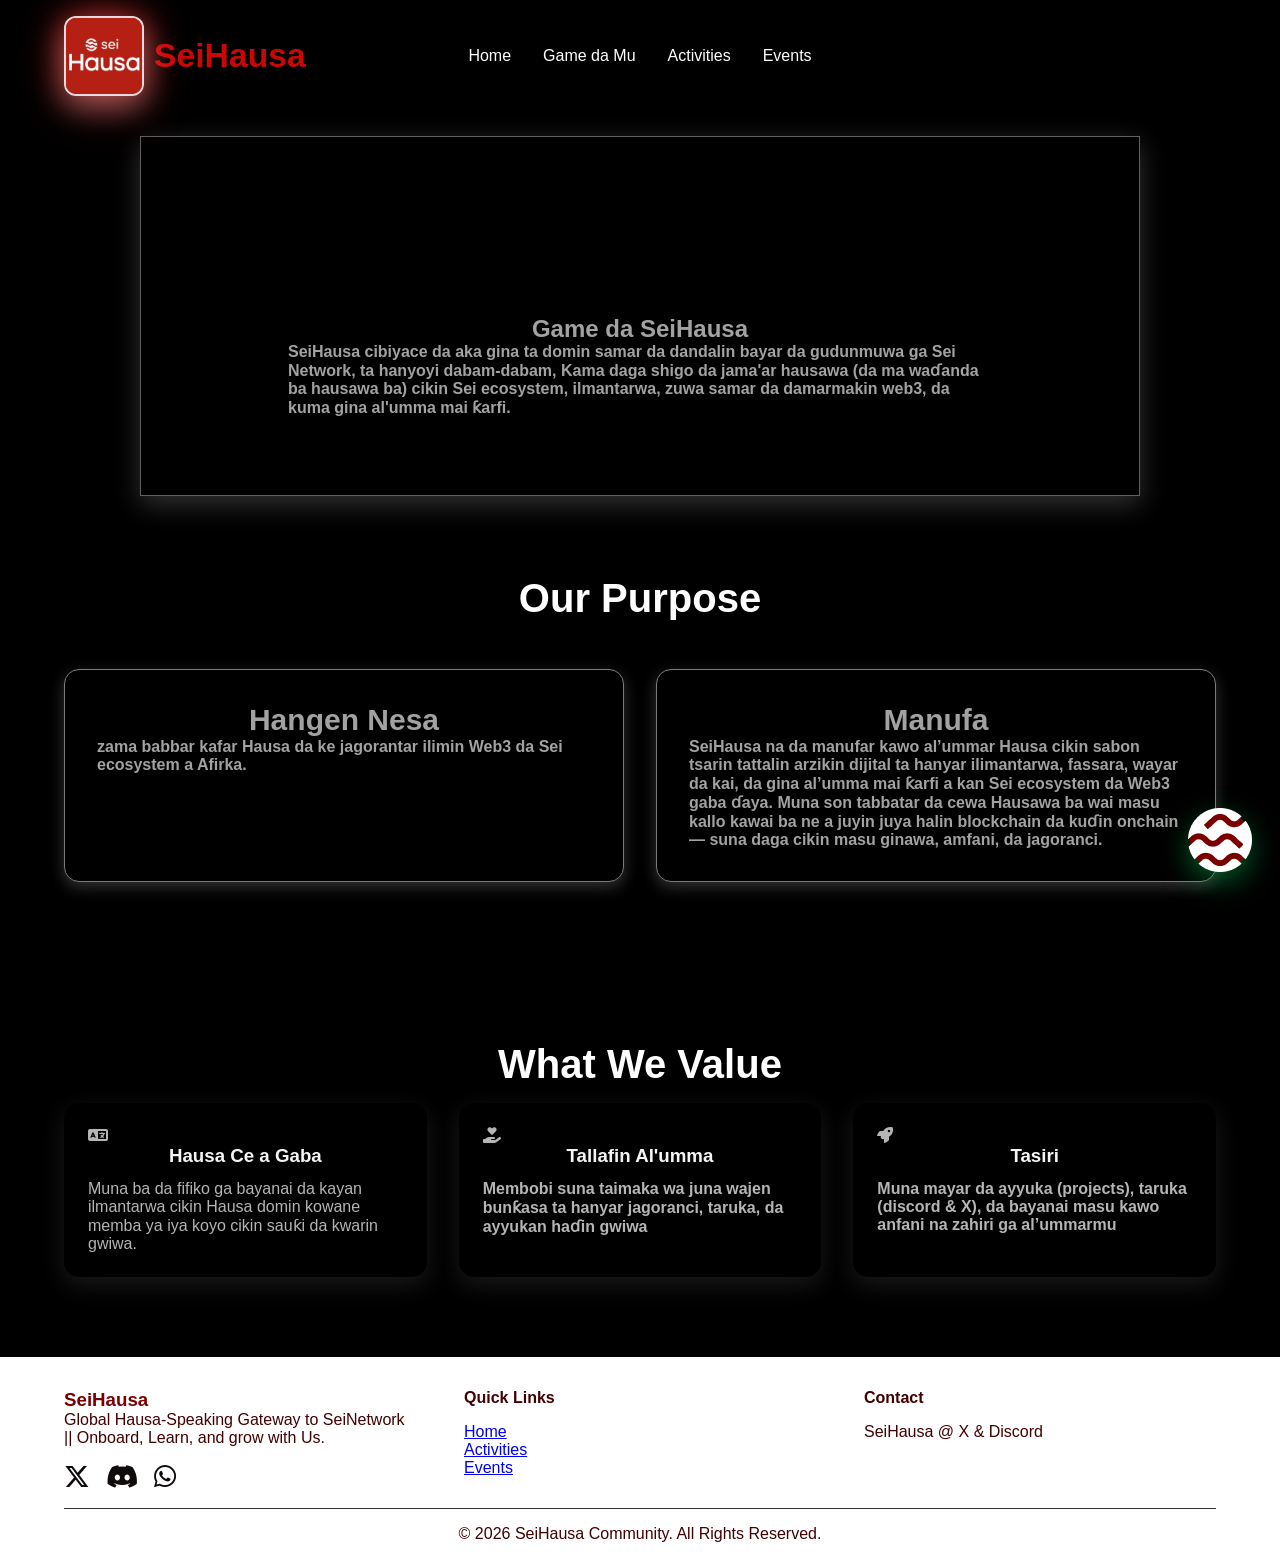
<file: About.html>
<!DOCTYPE html>
<html lang="en">
<head>
    <meta charset="UTF-8">
    <meta name="viewport" content="width=device-width, initial-scale=1.0">
    <title>About | SeiHausa</title>
    <link rel="icon" type="image/jpeg" href="Pics/seihausalogo.jpg">
    <link rel="stylesheet" href="https://cdnjs.cloudflare.com/ajax/libs/font-awesome/6.6.0/css/all.min.css">
    <link rel="stylesheet" href="style.css">
</head>
<body>
    <!-- Navbar -->
    <nav>
        <div class="logo">
            <a href="index.html#home">
            <i class=""></i>
            <img src="Pics/seihausalogo.jpg" alt="SeiHausa Logo">
            </a>
           <h3>SeiHausa</h3>
        </div>
        <ul class="nav-links" id="navLinks">
            <li><a href="index.html#home">Home</a></li>
            <li><a href="About.html">Game da Mu</a></li>
            <li><a href="index.html#activities">Activities</a></li>
            <li><a href="index.html#events">Events</a></li>
        </ul>
        <div class="mobile-menu" id="mobileMenu">
            <i class="fas fa-bars"></i>
        </div>
    </nav>
     <br>
    <br>

   <section class="hero-about" >
       <!--  <video id="bg-video" autoplay muted loop playsinline>
            <source src="vids/lv__20260522023837.mp4" type="video/mp4">
            Your browser does not support the video tag.
        </video>-->
        <div class="hero-content">
                 <h1 style="text-align:center;">Game da SeiHausa</h1>
            
                    <p><strong>SeiHausa cibiyace da aka gina ta domin samar da dandalin bayar da gudunmuwa ga Sei Network, ta hanyoyi dabam-dabam,
                        Kama daga shigo da jama'ar hausawa (da ma waɗanda ba hausawa ba) cikin Sei ecosystem, ilmantarwa, zuwa samar da
                        damarmakin web3, da kuma gina al'umma mai ƙarfi.

                    </strong><br>
        </div>
    </section>


    <section class="about" id="about">
        <h2 class="section-title">Our Purpose</h2>
        <div class="about-grid">
            <div>

                <div class="community-stats">
                    <div class="stat-card">
                        <div class="stat-number">
                            <h6 style="text-align: center;">Hangen Nesa</h6>
                        </div>
                        <p><strong> zama babbar kafar Hausa da ke jagorantar ilimin Web3 da Sei ecosystem a Afirka.</strong></p>
                    </div>
                    <div class="stat-card">
                        <div class="stat-number">
                            <h6 style="text-align: center;">Manufa</h6>
                        </div>
                          <p><strong> 
                            SeiHausa na da manufar kawo al’ummar Hausa cikin sabon tsarin tattalin arzikin dijital ta hanyar ilimantarwa, fassara, wayar da kai, da gina al’umma mai ƙarfi a kan Sei ecosystem da Web3 gaba ɗaya.
                          Muna son tabbatar da cewa Hausawa ba wai masu kallo kawai ba ne a juyin juya halin blockchain da kuɗin onchain — suna daga cikin masu ginawa, amfani, da jagoranci.
                          </strong>
                   </div>
                </div>
            </div>
        </div>
    </section>

    <section class="about" id="values">
        <h2 class="section-title">What We Value</h2>
        <div class="activities-grid">
            <div class="card">
                <div class="card-content">
                    <i class="fas fa-language"></i>
                    <h3 style="text-align: center;">Hausa Ce a Gaba</h3>
                    <p>Muna ba da fifiko ga bayanai da kayan ilmantarwa cikin Hausa domin kowane memba ya iya koyo cikin sauƙi da kwarin gwiwa.</p>
                </div>
            </div>
            <div class="card">
                <div class="card-content">
                    <i class="fas fa-hand-holding-heart"></i>
                       <h3 style ="text-align:center;">Tallafin Al'umma</h3>
                       <strong>Membobi suna taimaka wa juna wajen bunƙasa ta hanyar jagoranci, taruka, da ayyukan haɗin gwiwa</strong></p>
                </div>
            </div>
            <div class="card">
                <div class="card-content">
                    <i class="fas fa-rocket"></i>
                    <h3 style ="text-align:center;">Tasiri</h3>
                    <p><strong>Muna mayar da ayyuka (projects), taruka (discord & X), da bayanai masu kawo anfani na zahiri ga al’ummarmu </strong></p>
                </div>
            </div>
        </div>
    </section>



    <footer>
        <div class="footer-grid">
            <div>
                <h3 style="color:var(--primary);">SeiHausa</h3>
                <p>Global Hausa-Speaking Gateway to SeiNetwork || Onboard, Learn, and grow with Us.</p>
                <div class="social-links">
                    <a href="https://x.com/SeiHausa" target="_blank"><i class="fab fa-x-twitter"></i></a>
                    <a href="https://discord.gg/fZXe4jrRyM" target="_blank"><i class="fab fa-discord"></i></a>
                    <a href="https://chat.whatsapp.com/Dmmr5qLHJPmBP0pQVHxKOF" target="_blank"><i class="fab fa-whatsapp"></i></a>
                </div>
            </div>
            <div>
                <h4>Quick Links</h4>
                <p style="margin-top:1rem;">
                    <a href="index.html">Home</a><br>
                    <a href="index.html#activities">Activities</a><br>
                    <a href="index.html#events">Events</a>
                </p>
            </div>
            <div>
                <h4>Contact</h4>
                <p style="margin-top:1rem;">
                    SeiHausa @ X & Discord<br>
                    
                </p>
            </div>
        </div>
        <div class="footer-bottom">
            &copy; 2026 SeiHausa Community. All Rights Reserved.
        </div>
    </footer>

    <a href="Koyi Sei.html" class="join-float" onclick="joinCommunity()" target="_blank">
        <i class=""></i>
        <img src="Pics/sei-logo.webp" alt="SeiHausa Logo">
    </a>

    <script src="script.js"></script>
</body>
</html>
</file>
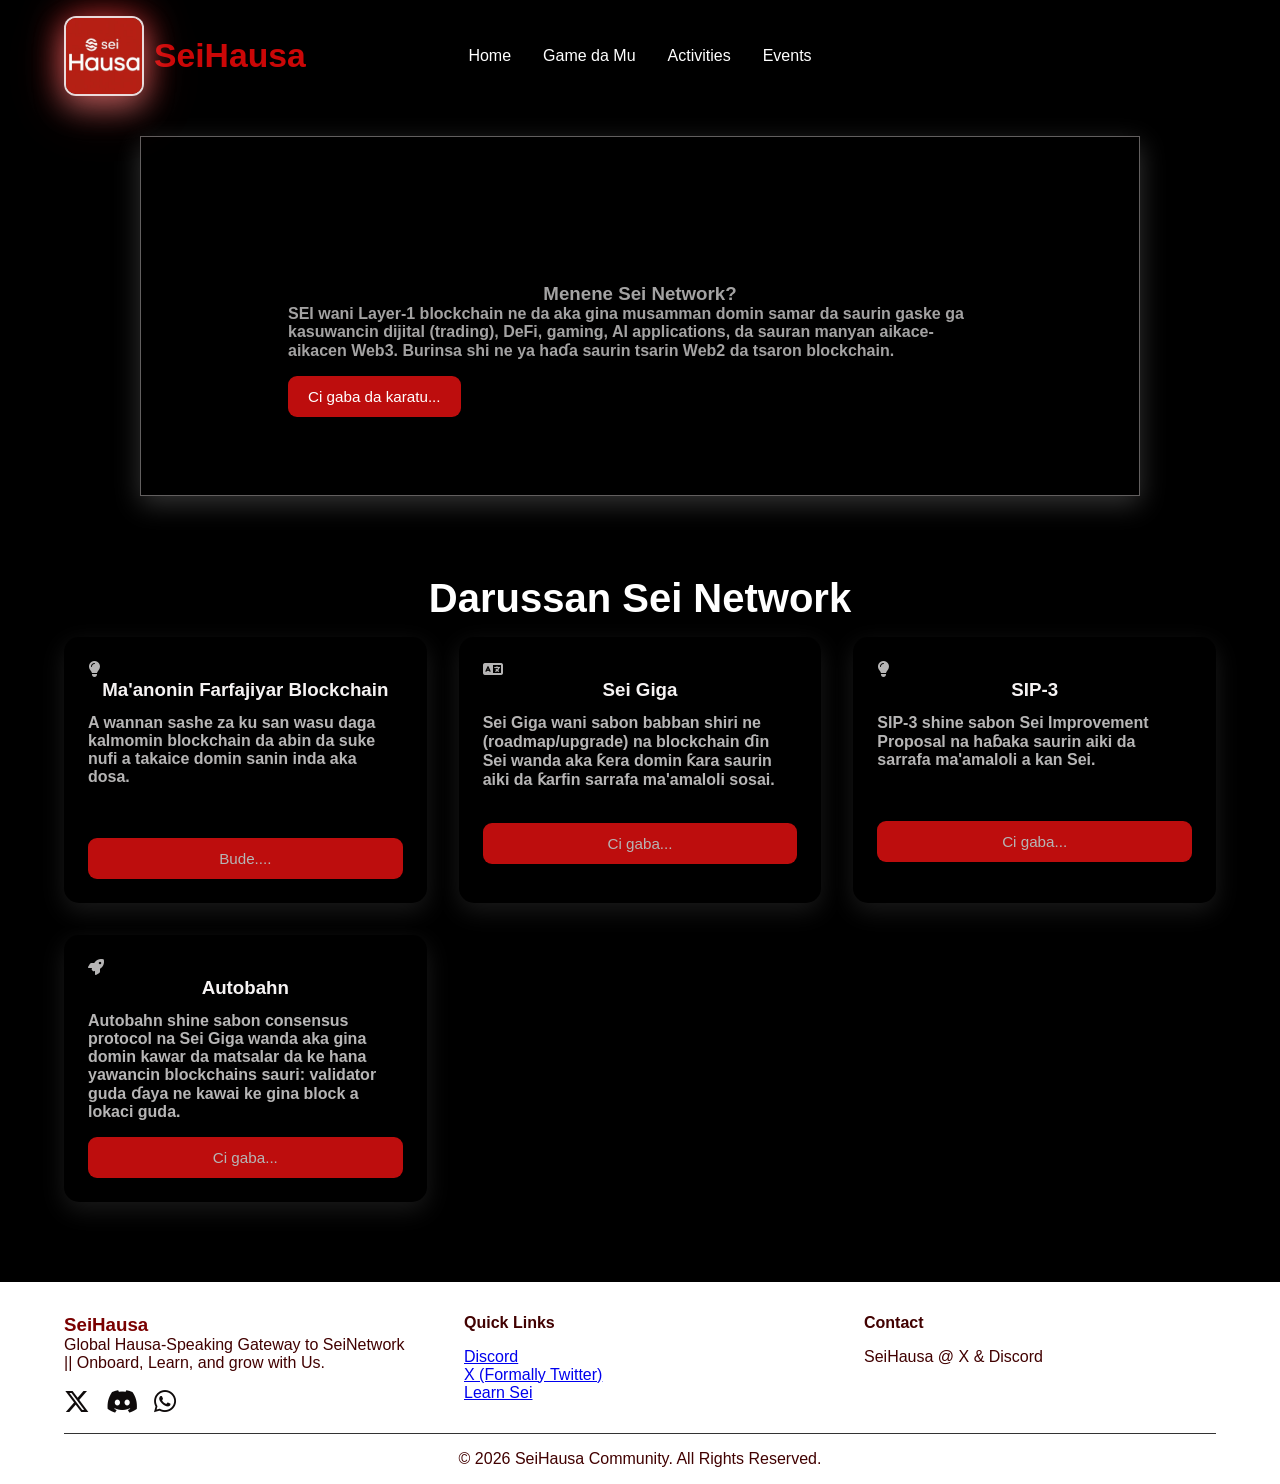
<file: Koyi Sei.html>
<!DOCTYPE html>
<html lang="en">
<head>
    <meta charset="UTF-8">
    <meta name="viewport" content="width=device-width, initial-scale=1.0">
    <title>SeiHausa - Hausa Community</title>
    <link rel="icon" type="image/jpeg" href="Pics/seihausalogo.jpg">
    <link rel="stylesheet" href="https://cdnjs.cloudflare.com/ajax/libs/font-awesome/6.6.0/css/all.min.css">
    <link rel="stylesheet" href="style.css">
</head>
<body>
    <!-- Navbar -->
    <nav>
        <div class="logo">
            <a href="index.html#home">
            <i class=""></i>
            <img src="Pics/seihausalogo.jpg" alt="SeiHausa Logo">
            </a>
           <h3>SeiHausa</h3>
        </div>
        <ul class="nav-links" id="navLinks">
            <li><a href="index.html#home">Home</a></li>
            <li><a href="About.html">Game da Mu</a></li>
            <li><a href="index.html#activities">Activities</a></li>
            <li><a href="index.html#events">Events</a></li>
        </ul>
        <div class="mobile-menu" id="mobileMenu">
            <i class="fas fa-bars"></i>
        </div>
    </nav>
    <br>
    <br>

  <div class="hero-about">
    <div class="hero-content">
         <h3 style="text-align: center;">Menene Sei Network?</h3>
      <p><strong>SEI wani Layer-1 blockchain ne da aka gina musamman domin samar da saurin gaske ga kasuwancin dijital (trading), DeFi, gaming, AI applications, da sauran manyan aikace-aikacen Web3. Burinsa shi ne ya haɗa saurin tsarin Web2 da tsaron blockchain.</strong><br>
      </p>
      <a href="Koyisei/Basics.html" style="text-align: center;" class="read-more-btn">Ci gaba da karatu...</a>
      </div>
  </div>

         <section class="about" id="values">
        <h2 class="section-title">Darussan Sei Network</h2>
        <div class="activities-grid">

          <div class="card">
            <div class="card-content">
              <i class="fas fa-lightbulb"></i>
              <h3 style="text-align:center;">Ma'anonin Farfajiyar Blockchain</h3>
              <p><strong>A wannan sashe za ku san wasu daga kalmomin blockchain da abin da suke nufi a takaice domin sanin inda aka dosa.</strong></p><br>
              <br>
              <a href="Koyisei/Kalmomin-blockchain.html"   style="text-align: center;" class="read-more-btn">Bude....</a>
            </div>
          </div>

          <div class="card">
            <div class="card-content">
              <i class="fas fa-language"></i>
              <h3 style="text-align: center;">Sei Giga</h3>
              <p><strong>Sei Giga wani sabon babban shiri ne (roadmap/upgrade) na blockchain ɗin Sei wanda aka ƙera domin ƙara saurin aiki da ƙarfin sarrafa ma'amaloli sosai.</strong></p><br>
              <a href="Koyisei/Sei_Giga.html" style="text-align: center;" class="read-more-btn">Ci gaba...</a>
            </div>
          </div>

          <div class="card">
            <div class="card-content">
              <i class="fas fa-lightbulb"></i>
              <h3 style="text-align:center;">SIP-3</h3>
              <p><strong>SIP-3 shine sabon Sei Improvement Proposal na haɓaka saurin aiki da sarrafa ma'amaloli a kan Sei.</strong></p><br>
              <br>
              <a href="Koyisei/SIP-3.html"  style="text-align: center;" class="read-more-btn">Ci gaba...</a>
            </div>
          </div>

          <div class="card">
            <div class="card-content">
              <i class="fas fa-rocket"></i>
              <h3 style="text-align:center;">Autobahn</h3>
              <p><strong>Autobahn shine sabon consensus protocol na Sei Giga wanda aka gina domin kawar da matsalar da ke hana yawancin blockchains sauri: validator guda ɗaya ne kawai ke gina block a lokaci guda.</strong></p> 
              <a href="Koyisei/Autobahn.html" style="text-align: center;" class="read-more-btn">Ci gaba...</a>
            </div>
          </div>

        </div>
    </section>
     

  </main>
 <footer>
        <div class="footer-grid">
            <div>
                <h3 style="color:var(--primary);">SeiHausa</h3>
                <p>Global Hausa-Speaking Gateway to SeiNetwork || Onboard, Learn, and grow with Us.</p>
                <div class="social-links">
                    <a href="https://x.com/SeiHausa" target="_blank"><i class="fab fa-x-twitter"></i></a>
                    <a href="https://discord.gg/fZXe4jrRyM" target="_blank"><i class="fab fa-discord"></i></a>
                    <a href="https://chat.whatsapp.com/Dmmr5qLHJPmBP0pQVHxKOF" target="_blank"><i class="fab fa-whatsapp"></i></a>
                </div>
            </div>
            <div>
                <h4>Quick Links</h4>
                <p style="margin-top:1rem;">
                    <a href="https://discord.gg/fZXe4jrRyM">Discord</a><br>
                    <a href="https://x.com/SeiHausa">X (Formally Twitter)</a><br>
                    <a href="#">Learn Sei</a>
                </p>
            </div>
            <div>
                <h4>Contact</h4>
                <p style="margin-top:1rem;">
                     SeiHausa @ X & Discord<br>
                </p>
            </div>
        </div>

       
        <div class="footer-bottom">
            &copy; 2026 SeiHausa Community. All Rights Reserved.
        </div>
    </footer>

    <script src="./script.js"></script>
</body>
</html>
</file>
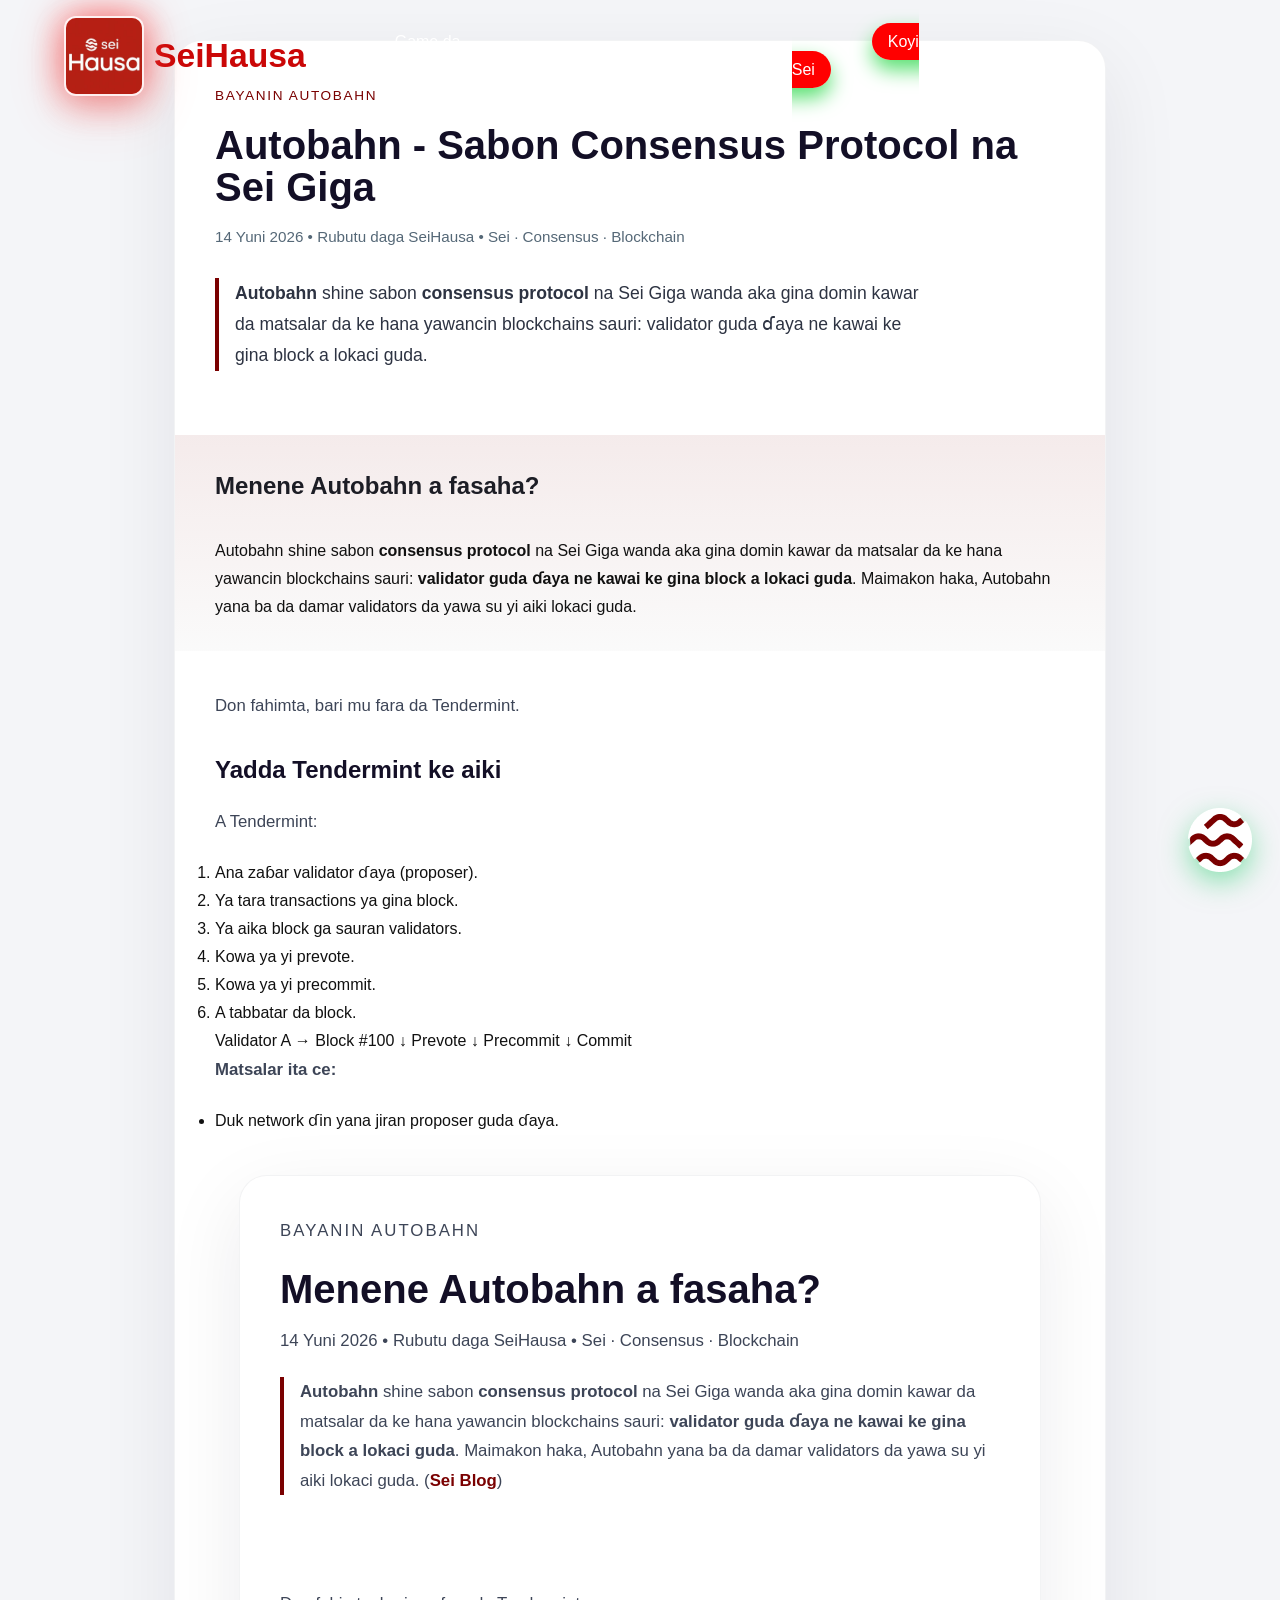
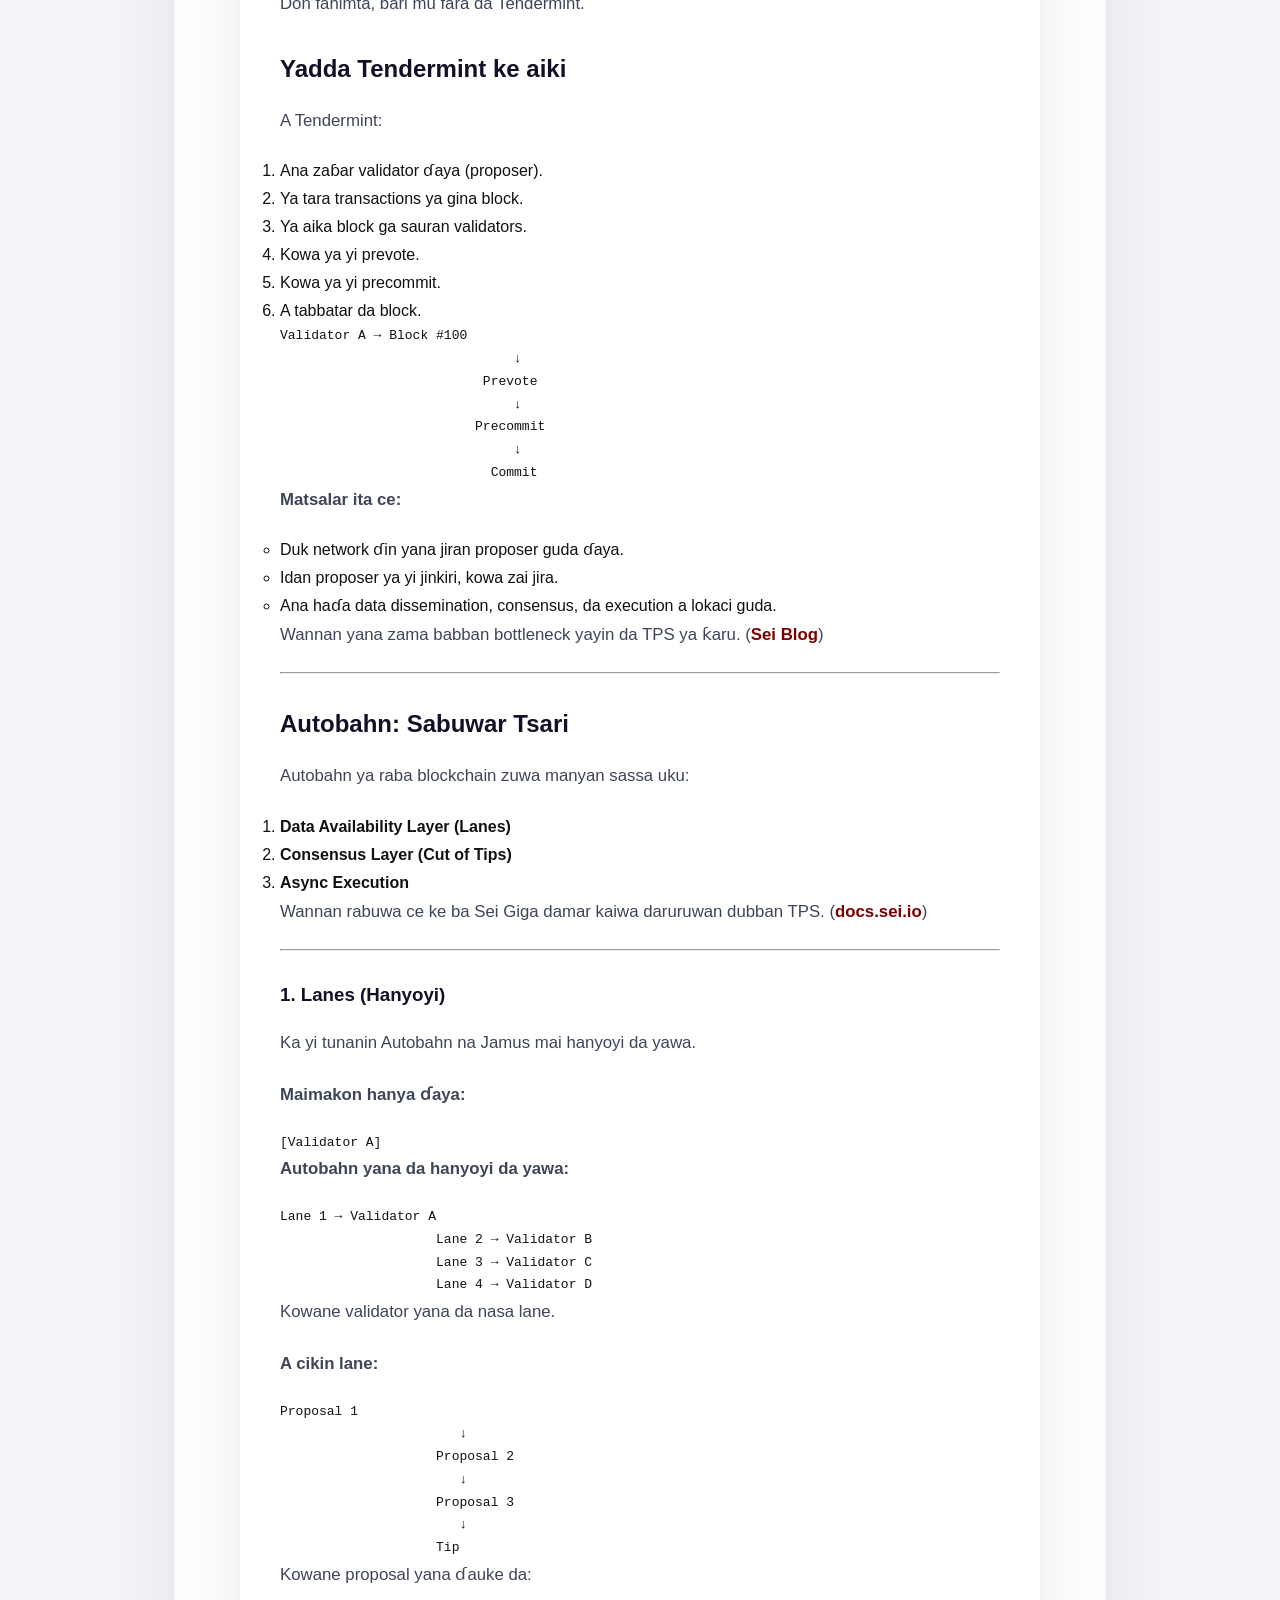
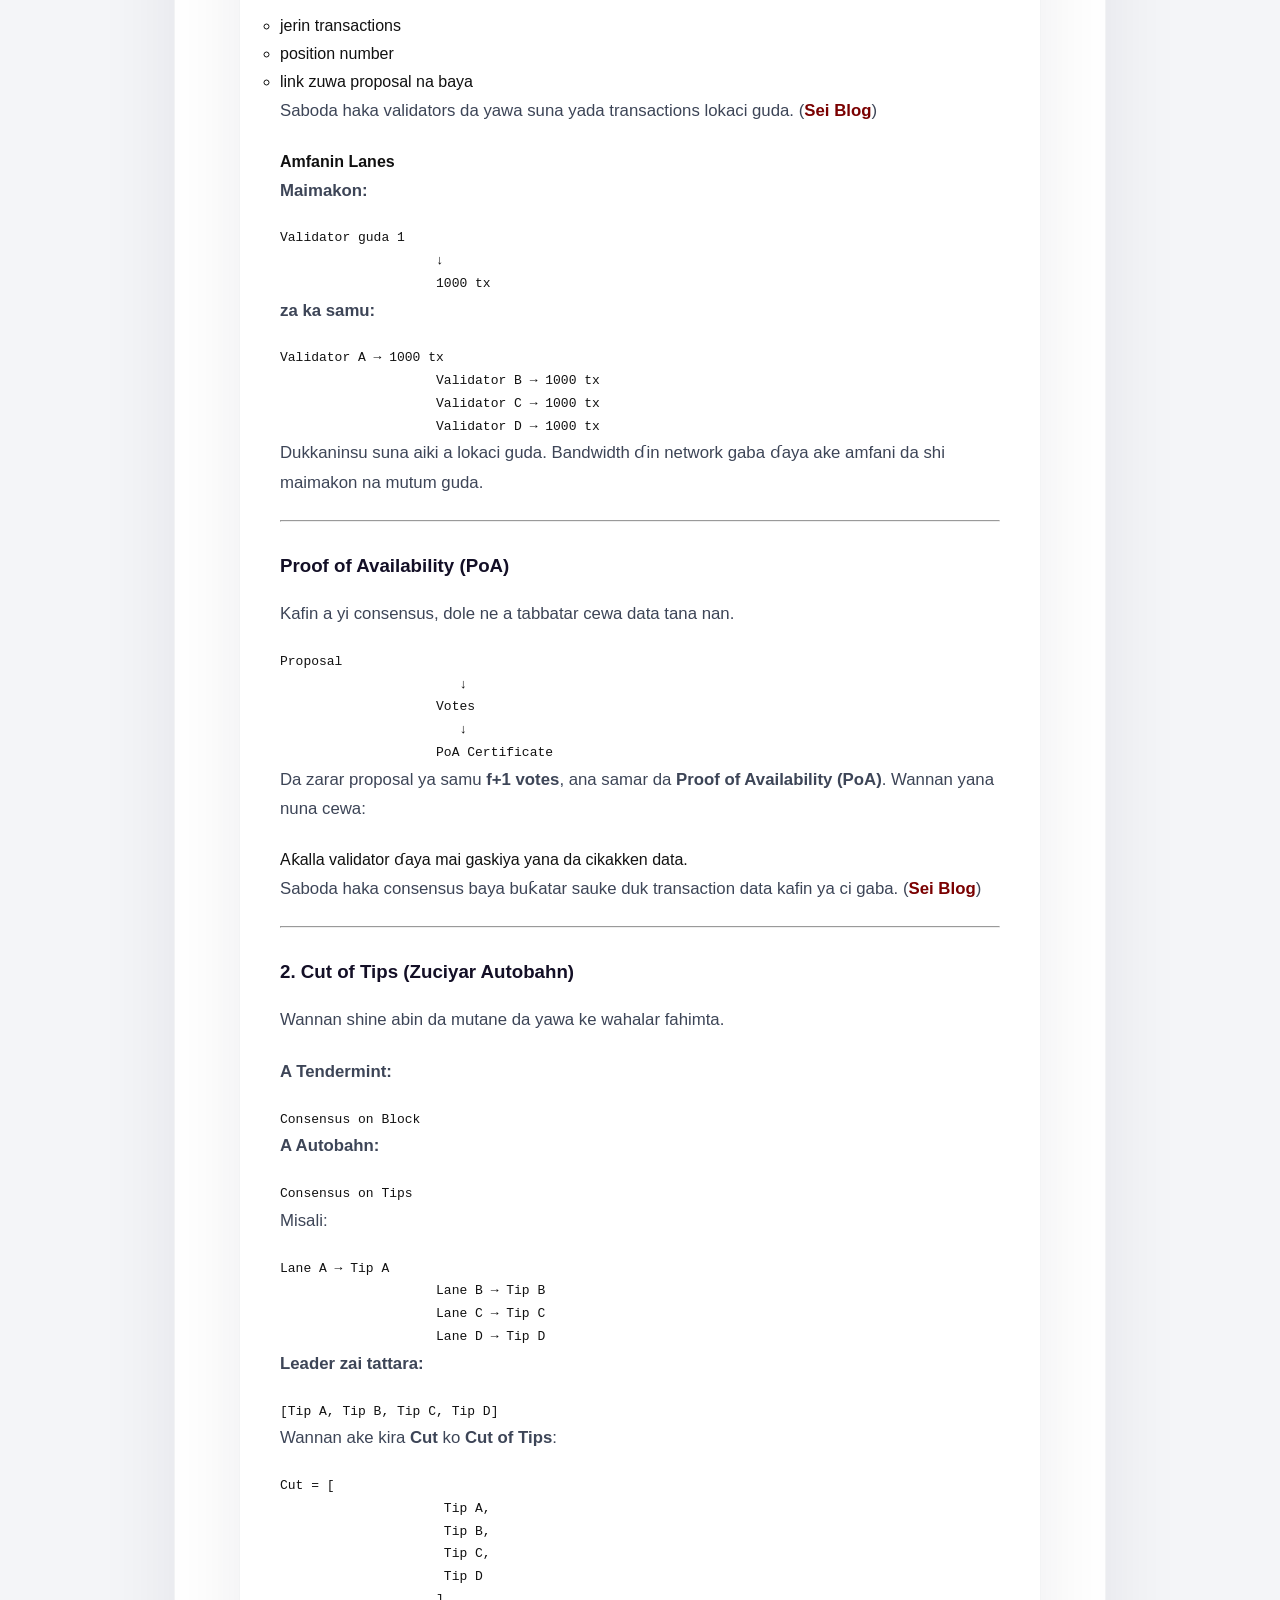
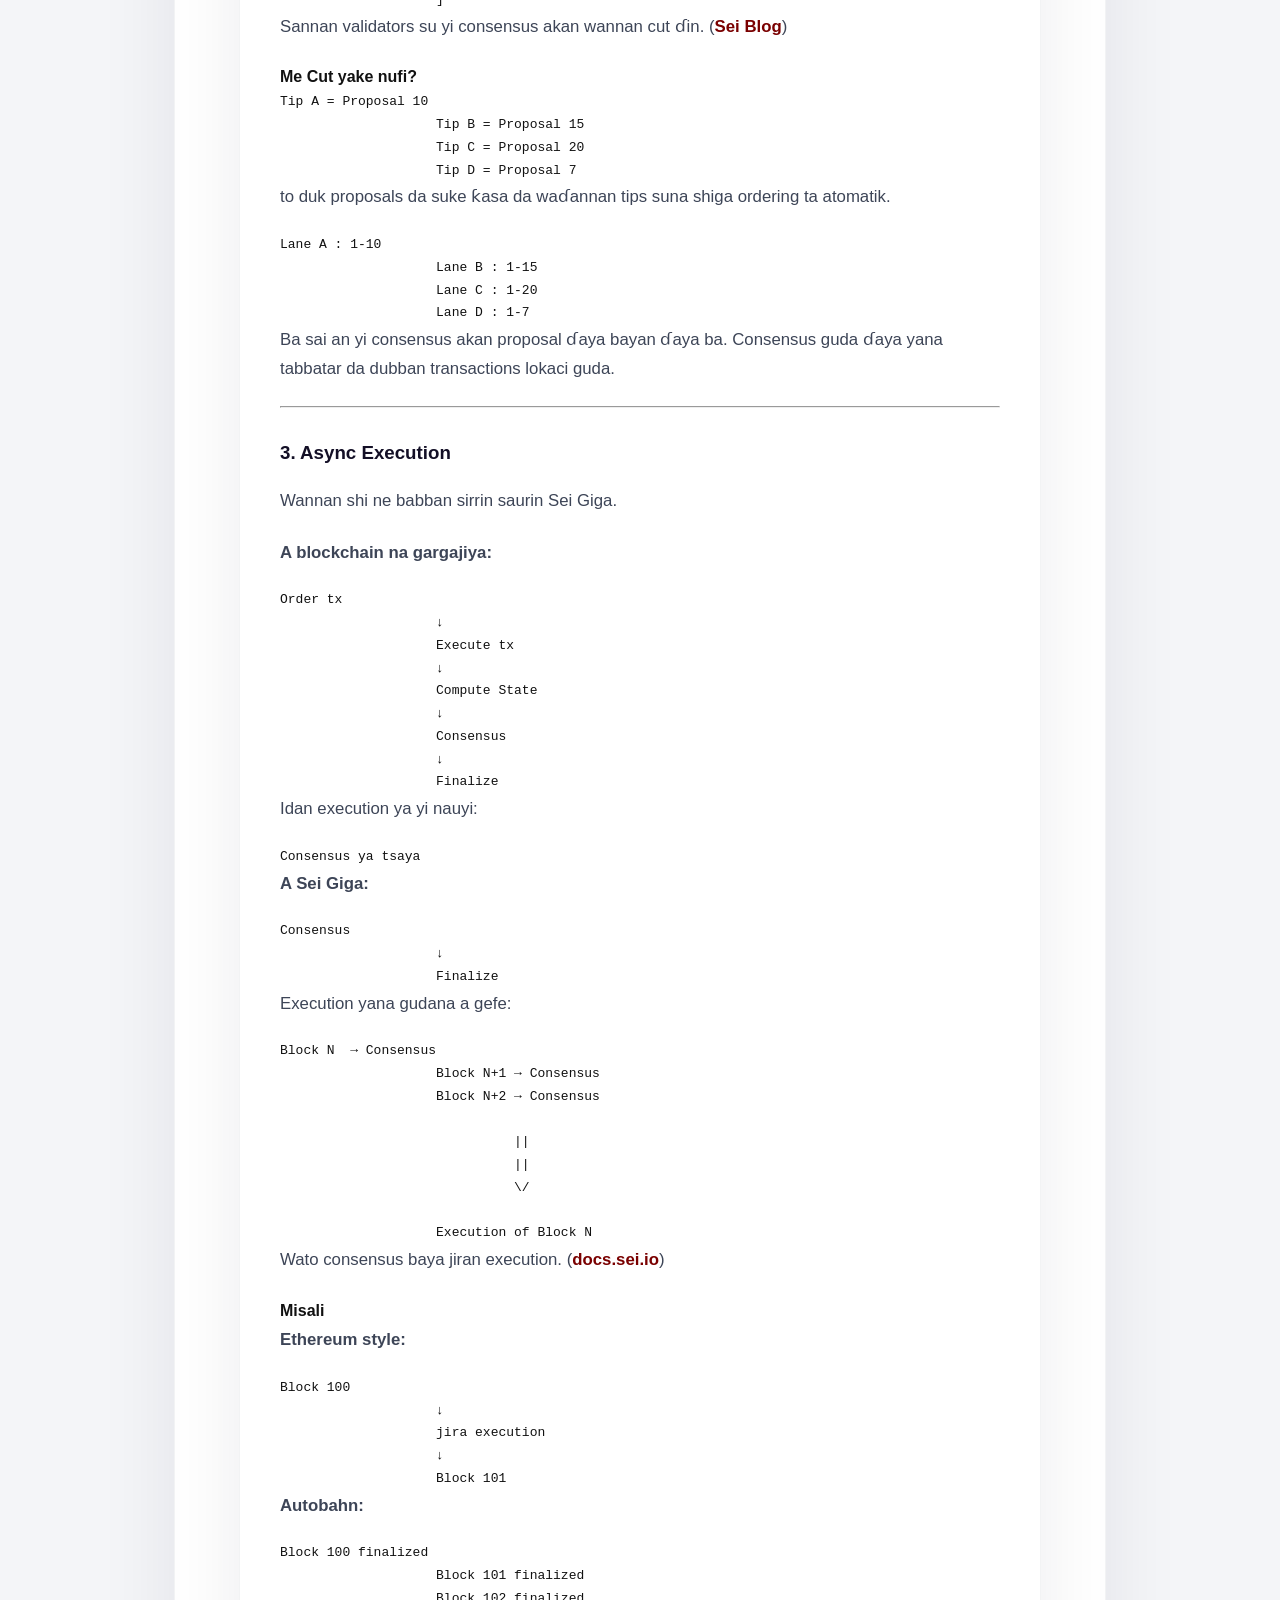
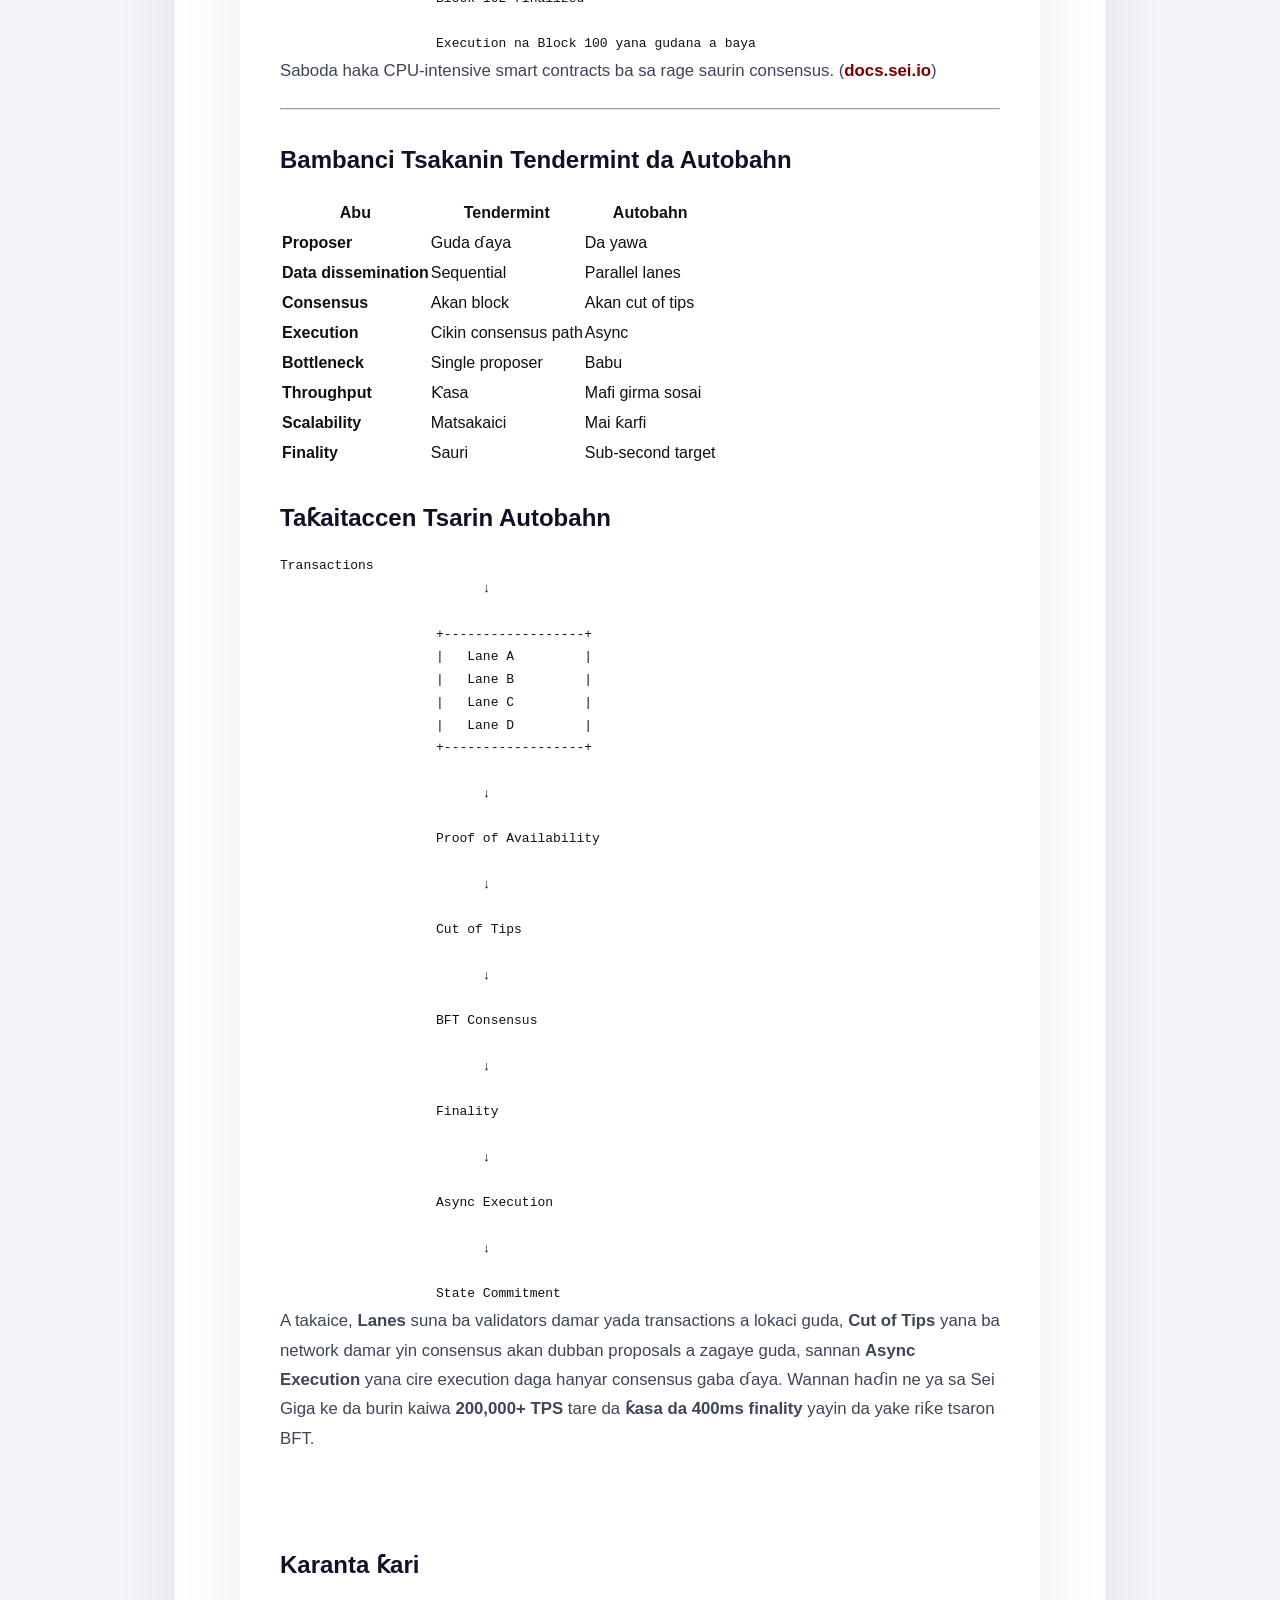
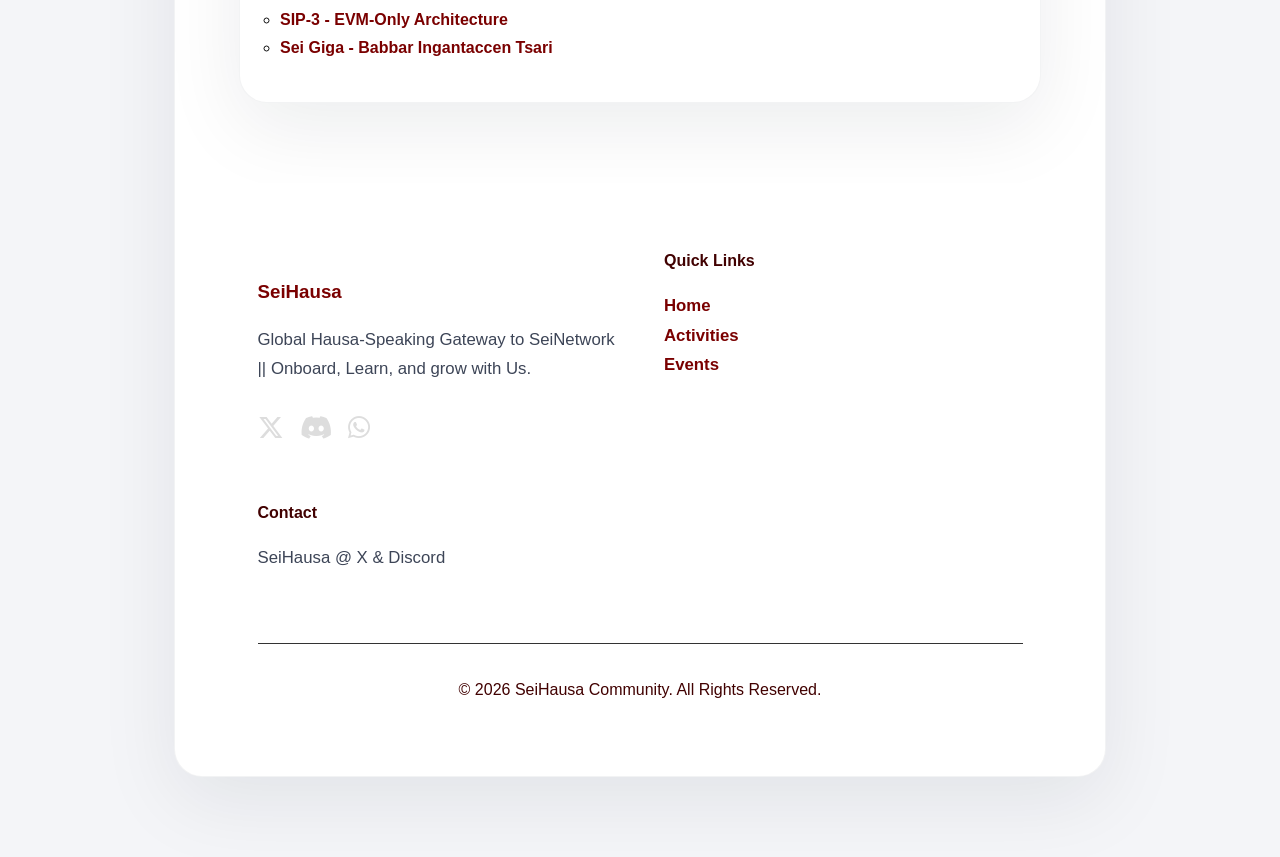
<file: Koyisei/Autobahn.html>
<!DOCTYPE html>
<html lang="ha">
<head>
    <meta charset="UTF-8">
    <meta name="viewport" content="width=device-width, initial-scale=1.0">
    <title>Autobahn | Hausa</title>
    <link rel="icon" type="image/jpeg" href="../Pics/seihausalogo.jpg">
    <link rel="stylesheet" href="https://cdnjs.cloudflare.com/ajax/libs/font-awesome/6.6.0/css/all.min.css">
    <link rel="stylesheet" href="style1.css">
</head>
<body>
    <!-- Navbar -->
    <nav>
        <div class="logo">
            <a href="../index.html#home">
                <i class=""></i>
                <img src="../Pics/seihausalogo.jpg" alt="SeiHausa Logo">
            </a>
           <h3>SeiHausa</h3>
        </div>
        <ul class="nav-links" id="navLinks">
            <li><a href="../index.html#home">Home</a></li>
            <li><a href="../About.html">Game da Mu</a></li>
            <li><a href="../index.html#activities">Activities</a></li>
            <li><a href="../index.html#events">Events</a></li>
            <li><a href="../mambobi.html">Mambobi</a></li>
            <li><a class="nav-button" href="../Koyi Sei.html">Koyi Sei</a></li>
        </ul>
        <div class="mobile-menu" id="mobileMenu">
            <i class="fas fa-bars"></i>
        </div>
    </nav>

    <main class="blog-container">
        <article class="blog-post">
            <header class="post-header">
                <p class="post-category">Bayanin Autobahn</p>
                <h1>Autobahn - Sabon Consensus Protocol na Sei Giga</h1>
                <p class="post-meta">14 Yuni 2026 • Rubutu daga SeiHausa • Sei · Consensus · Blockchain</p>
                <p class="post-excerpt"><strong>Autobahn</strong> shine sabon <strong>consensus protocol</strong> na Sei Giga wanda aka gina domin kawar da matsalar da ke hana yawancin blockchains sauri: validator guda ɗaya ne kawai ke gina block a lokaci guda.</p>
            </header>

            <section class="post-hero">
                <div class="hero-card">
                    <h2>Menene Autobahn a fasaha?</h2>
                    <p>Autobahn shine sabon <strong>consensus protocol</strong> na Sei Giga wanda aka gina domin kawar da matsalar da ke hana yawancin blockchains sauri: <strong>validator guda ɗaya ne kawai ke gina block a lokaci guda</strong>. Maimakon haka, Autobahn yana ba da damar validators da yawa su yi aiki lokaci guda.</p>
                </div>
            </section>

            <section class="post-content">
                <p>Don fahimta, bari mu fara da Tendermint.</p>

                <h2>Yadda Tendermint ke aiki</h2>
                <p>A Tendermint:</p>
                <ol>
                    <li>Ana zaɓar validator ɗaya (proposer).</li>
                    <li>Ya tara transactions ya gina block.</li>
                    <li>Ya aika block ga sauran validators.</li>
                    <li>Kowa ya yi prevote.</li>
                    <li>Kowa ya yi precommit.</li>
                    <li>A tabbatar da block.</li>
                </ol>

                <div class="code-block">
Validator A → Block #100
          ↓
      Prevote
          ↓
     Precommit
          ↓
       Commit
                </div>

                <p><strong>Matsalar ita ce:</strong></p>
                <ul>
                    <li>Duk network ɗin yana jiran proposer guda ɗaya.</li>
                    <tr>
                    <!DOCTYPE html>
                    <html lang="ha">
                    <head>
                        <meta charset="UTF-8">
                        <meta name="viewport" content="width=device-width, initial-scale=1.0">
                        <title>Autobahn | Hausa</title>
                        <link rel="stylesheet" href="https://cdnjs.cloudflare.com/ajax/libs/font-awesome/6.6.0/css/all.min.css">
                        <link rel="stylesheet" href="style1.css">
                    </head>
                    <body>
                        <main class="blog-container">
                            <article class="blog-post">
                                <header class="post-header">
                                    <p class="post-category">Bayanin Autobahn</p>
                                    <h1>Menene Autobahn a fasaha?</h1>
                                    <p class="post-meta">14 Yuni 2026 • Rubutu daga SeiHausa • Sei · Consensus · Blockchain</p>
                                    <p class="post-excerpt"><strong>Autobahn</strong> shine sabon <strong>consensus protocol</strong> na Sei Giga wanda aka gina domin kawar da matsalar da ke hana yawancin blockchains sauri: <strong>validator guda ɗaya ne kawai ke gina block a lokaci guda</strong>. Maimakon haka, Autobahn yana ba da damar validators da yawa su yi aiki lokaci guda. (<a href="https://blog.sei.io/autobahn-sei-gigas-multi-proposer-approach-to-blockchain-consensus/">Sei Blog</a>)</p>
                                </header>

                                <section class="post-content">
                                    <p>Don fahimta, bari mu fara da Tendermint.</p>

                                    <h2>Yadda Tendermint ke aiki</h2>
                                    <p>A Tendermint:</p>
                                    <ol>
                                        <li>Ana zaɓar validator ɗaya (proposer).</li>
                                        <li>Ya tara transactions ya gina block.</li>
                                        <li>Ya aika block ga sauran validators.</li>
                                        <li>Kowa ya yi prevote.</li>
                                        <li>Kowa ya yi precommit.</li>
                                        <li>A tabbatar da block.</li>
                                    </ol>

                                    <pre class="code-block">Validator A → Block #100
                              ↓
                          Prevote
                              ↓
                         Precommit
                              ↓
                           Commit</pre>

                                    <p><strong>Matsalar ita ce:</strong></p>
                                    <ul>
                                        <li>Duk network ɗin yana jiran proposer guda ɗaya.</li>
                                        <li>Idan proposer ya yi jinkiri, kowa zai jira.</li>
                                        <li>Ana haɗa data dissemination, consensus, da execution a lokaci guda.</li>
                                    </ul>

                                    <p>Wannan yana zama babban bottleneck yayin da TPS ya ƙaru. (<a href="https://blog.sei.io/autobahn-sei-gigas-multi-proposer-approach-to-blockchain-consensus/">Sei Blog</a>)</p>

                                    <hr>

                                    <h2>Autobahn: Sabuwar Tsari</h2>
                                    <p>Autobahn ya raba blockchain zuwa manyan sassa uku:</p>
                                    <ol>
                                        <li><strong>Data Availability Layer (Lanes)</strong></li>
                                        <li><strong>Consensus Layer (Cut of Tips)</strong></li>
                                        <li><strong>Async Execution</strong></li>
                                    </ol>

                                    <p>Wannan rabuwa ce ke ba Sei Giga damar kaiwa daruruwan dubban TPS. (<a href="https://www.docs.sei.io/learn/sei-giga">docs.sei.io</a>)</p>

                                    <hr>

                                    <h3>1. Lanes (Hanyoyi)</h3>
                                    <p>Ka yi tunanin Autobahn na Jamus mai hanyoyi da yawa.</p>

                                    <p><strong>Maimakon hanya ɗaya:</strong></p>
                                    <pre class="code-block">[Validator A]</pre>

                                    <p><strong>Autobahn yana da hanyoyi da yawa:</strong></p>
                                    <pre class="code-block">Lane 1 → Validator A
                    Lane 2 → Validator B
                    Lane 3 → Validator C
                    Lane 4 → Validator D</pre>

                                    <p>Kowane validator yana da nasa lane.</p>

                                    <p><strong>A cikin lane:</strong></p>
                                    <pre class="code-block">Proposal 1
                       ↓
                    Proposal 2
                       ↓
                    Proposal 3
                       ↓
                    Tip</pre>

                                    <p>Kowane proposal yana ɗauke da:</p>
                                    <ul>
                                        <li>jerin transactions</li>
                                        <li>position number</li>
                                        <li>link zuwa proposal na baya</li>
                                    </ul>

                                    <p>Saboda haka validators da yawa suna yada transactions lokaci guda. (<a href="https://blog.sei.io/autobahn-sei-gigas-multi-proposer-approach-to-blockchain-consensus/">Sei Blog</a>)</p>

                                    <h4>Amfanin Lanes</h4>
                                    <p><strong>Maimakon:</strong></p>
                                    <pre class="code-block">Validator guda 1
                    ↓
                    1000 tx</pre>

                                    <p><strong>za ka samu:</strong></p>
                                    <pre class="code-block">Validator A → 1000 tx
                    Validator B → 1000 tx
                    Validator C → 1000 tx
                    Validator D → 1000 tx</pre>

                                    <p>Dukkaninsu suna aiki a lokaci guda. Bandwidth ɗin network gaba ɗaya ake amfani da shi maimakon na mutum guda.</p>

                                    <hr>

                                    <h3>Proof of Availability (PoA)</h3>
                                    <p>Kafin a yi consensus, dole ne a tabbatar cewa data tana nan.</p>
                                    <pre class="code-block">Proposal
                       ↓
                    Votes
                       ↓
                    PoA Certificate</pre>

                                    <p>Da zarar proposal ya samu <strong>f+1 votes</strong>, ana samar da <strong>Proof of Availability (PoA)</strong>. Wannan yana nuna cewa:</p>
                                    <blockquote>Aƙalla validator ɗaya mai gaskiya yana da cikakken data.</blockquote>

                                    <p>Saboda haka consensus baya buƙatar sauke duk transaction data kafin ya ci gaba. (<a href="https://blog.sei.io/autobahn-sei-gigas-multi-proposer-approach-to-blockchain-consensus/">Sei Blog</a>)</p>

                                    <hr>

                                    <h3>2. Cut of Tips (Zuciyar Autobahn)</h3>
                                    <p>Wannan shine abin da mutane da yawa ke wahalar fahimta.</p>

                                    <p><strong>A Tendermint:</strong></p>
                                    <pre class="code-block">Consensus on Block</pre>

                                    <p><strong>A Autobahn:</strong></p>
                                    <pre class="code-block">Consensus on Tips</pre>

                                    <p>Misali:</p>
                                    <pre class="code-block">Lane A → Tip A
                    Lane B → Tip B
                    Lane C → Tip C
                    Lane D → Tip D</pre>

                                    <p><strong>Leader zai tattara:</strong></p>
                                    <pre class="code-block">[Tip A, Tip B, Tip C, Tip D]</pre>

                                    <p>Wannan ake kira <strong>Cut</strong> ko <strong>Cut of Tips</strong>:</p>
                                    <pre class="code-block">Cut = [
                     Tip A,
                     Tip B,
                     Tip C,
                     Tip D
                    ]</pre>

                                    <p>Sannan validators su yi consensus akan wannan cut ɗin. (<a href="https://blog.sei.io/autobahn-sei-gigas-multi-proposer-approach-to-blockchain-consensus/">Sei Blog</a>)</p>

                                    <h4>Me Cut yake nufi?</h4>
                                    <pre class="code-block">Tip A = Proposal 10
                    Tip B = Proposal 15
                    Tip C = Proposal 20
                    Tip D = Proposal 7</pre>

                                    <p>to duk proposals da suke ƙasa da waɗannan tips suna shiga ordering ta atomatik.</p>
                                    <pre class="code-block">Lane A : 1-10
                    Lane B : 1-15
                    Lane C : 1-20
                    Lane D : 1-7</pre>

                                    <p>Ba sai an yi consensus akan proposal ɗaya bayan ɗaya ba. Consensus guda ɗaya yana tabbatar da dubban transactions lokaci guda.</p>

                                    <hr>

                                    <h3>3. Async Execution</h3>
                                    <p>Wannan shi ne babban sirrin saurin Sei Giga.</p>

                                    <p><strong>A blockchain na gargajiya:</strong></p>
                                    <pre class="code-block">Order tx
                    ↓
                    Execute tx
                    ↓
                    Compute State
                    ↓
                    Consensus
                    ↓
                    Finalize</pre>

                                    <p>Idan execution ya yi nauyi:</p>
                                    <pre class="code-block">Consensus ya tsaya</pre>

                                    <p><strong>A Sei Giga:</strong></p>
                                    <pre class="code-block">Consensus
                    ↓
                    Finalize</pre>

                                    <p>Execution yana gudana a gefe:</p>
                                    <pre class="code-block">Block N  → Consensus
                    Block N+1 → Consensus
                    Block N+2 → Consensus

                              ||
                              ||
                              \/

                    Execution of Block N</pre>

                                    <p>Wato consensus baya jiran execution. (<a href="https://www.docs.sei.io/learn/sei-giga">docs.sei.io</a>)</p>

                                    <h4>Misali</h4>
                                    <p><strong>Ethereum style:</strong></p>
                                    <pre class="code-block">Block 100
                    ↓
                    jira execution
                    ↓
                    Block 101</pre>

                                    <p><strong>Autobahn:</strong></p>
                                    <pre class="code-block">Block 100 finalized
                    Block 101 finalized
                    Block 102 finalized

                    Execution na Block 100 yana gudana a baya</pre>

                                    <p>Saboda haka CPU-intensive smart contracts ba sa rage saurin consensus. (<a href="https://www.docs.sei.io/learn/sei-giga">docs.sei.io</a>)</p>

                                    <hr>

                                    <h2>Bambanci Tsakanin Tendermint da Autobahn</h2>
                                    <table class="comparison-table">
                                        <tr>
                                            <th>Abu</th>
                                            <th>Tendermint</th>
                                            <th>Autobahn</th>
                                        </tr>
                                        <tr>
                                            <td><strong>Proposer</strong></td>
                                            <td>Guda ɗaya</td>
                                            <td>Da yawa</td>
                                        </tr>
                                        <tr>
                                            <td><strong>Data dissemination</strong></td>
                                            <td>Sequential</td>
                                            <td>Parallel lanes</td>
                                        </tr>
                                        <tr>
                                            <td><strong>Consensus</strong></td>
                                            <td>Akan block</td>
                                            <td>Akan cut of tips</td>
                                        </tr>
                                        <tr>
                                            <td><strong>Execution</strong></td>
                                            <td>Cikin consensus path</td>
                                            <td>Async</td>
                                        </tr>
                                        <tr>
                                            <td><strong>Bottleneck</strong></td>
                                            <td>Single proposer</td>
                                            <td>Babu</td>
                                        </tr>
                                        <tr>
                                            <td><strong>Throughput</strong></td>
                                            <td>Ƙasa</td>
                                            <td>Mafi girma sosai</td>
                                        </tr>
                                        <tr>
                                            <td><strong>Scalability</strong></td>
                                            <td>Matsakaici</td>
                                            <td>Mai ƙarfi</td>
                                        </tr>
                                        <tr>
                                            <td><strong>Finality</strong></td>
                                            <td>Sauri</td>
                                            <td>Sub-second target</td>
                                        </tr>
                                    </table>

                                    <h2>Taƙaitaccen Tsarin Autobahn</h2>
                                    <pre class="code-block">Transactions
                          ↓

                    +------------------+
                    |   Lane A         |
                    |   Lane B         |
                    |   Lane C         |
                    |   Lane D         |
                    +------------------+

                          ↓

                    Proof of Availability

                          ↓

                    Cut of Tips

                          ↓

                    BFT Consensus

                          ↓

                    Finality

                          ↓

                    Async Execution

                          ↓

                    State Commitment</pre>

                                    <p>A takaice, <strong>Lanes</strong> suna ba validators damar yada transactions a lokaci guda, <strong>Cut of Tips</strong> yana ba network damar yin consensus akan dubban proposals a zagaye guda, sannan <strong>Async Execution</strong> yana cire execution daga hanyar consensus gaba ɗaya. Wannan haɗin ne ya sa Sei Giga ke da burin kaiwa <strong>200,000+ TPS</strong> tare da <strong>ƙasa da 400ms finality</strong> yayin da yake riƙe tsaron BFT.</p>

                                </section>

                                <section class="related-posts">
                                    <h2>Karanta ƙari</h2>
                                    <ul>
                                        <li><a href="SIP-3.html">SIP-3 - EVM-Only Architecture</a></li>
                                        <li><a href="Sei_Giga.html">Sei Giga - Babbar Ingantaccen Tsari</a></li>
                                    </ul>
                                </section>
                            </article>
                        </main>

    <footer>
        <div class="footer-grid">
            <div>
                <h3 style="color:var(--primary);">SeiHausa</h3>
                <p>Global Hausa-Speaking Gateway to SeiNetwork || Onboard, Learn, and grow with Us.</p>
                <div class="social-links">
                    <a href="https://x.com/SeiHausa" target="_blank"><i class="fab fa-x-twitter"></i></a>
                    <a href="https://discord.gg/fZXe4jrRyM" target="_blank"><i class="fab fa-discord"></i></a>
                    <a href="https://chat.whatsapp.com/Dmmr5qLHJPmBP0pQVHxKOF" target="_blank"><i class="fab fa-whatsapp"></i></a>
                </div>
            </div>
            <div>
                <h4>Quick Links</h4>
                <p style="margin-top:1rem;">
                    <a href="../index.html">Home</a><br>
                    <a href="../index.html#activities">Activities</a><br>
                    <a href="../index.html#events">Events</a>
                </p>
            </div>
            <div>
                <h4>Contact</h4>
                <p style="margin-top:1rem;">
                    SeiHausa @ X & Discord<br>
                </p>
            </div>
        </div>
        <div class="footer-bottom">
            &copy; 2026 SeiHausa Community. All Rights Reserved.
        </div>
    </footer>

    <a href="../Koyi Sei.html" class="join-float" onclick="joinCommunity()" target="_blank">
        <i class=""></i>
        <img src="../Pics/sei-logo.webp" alt="SeiHausa Logo">
    </a>

    <script src="../script.js"></script>
</body>
</html>
</file>
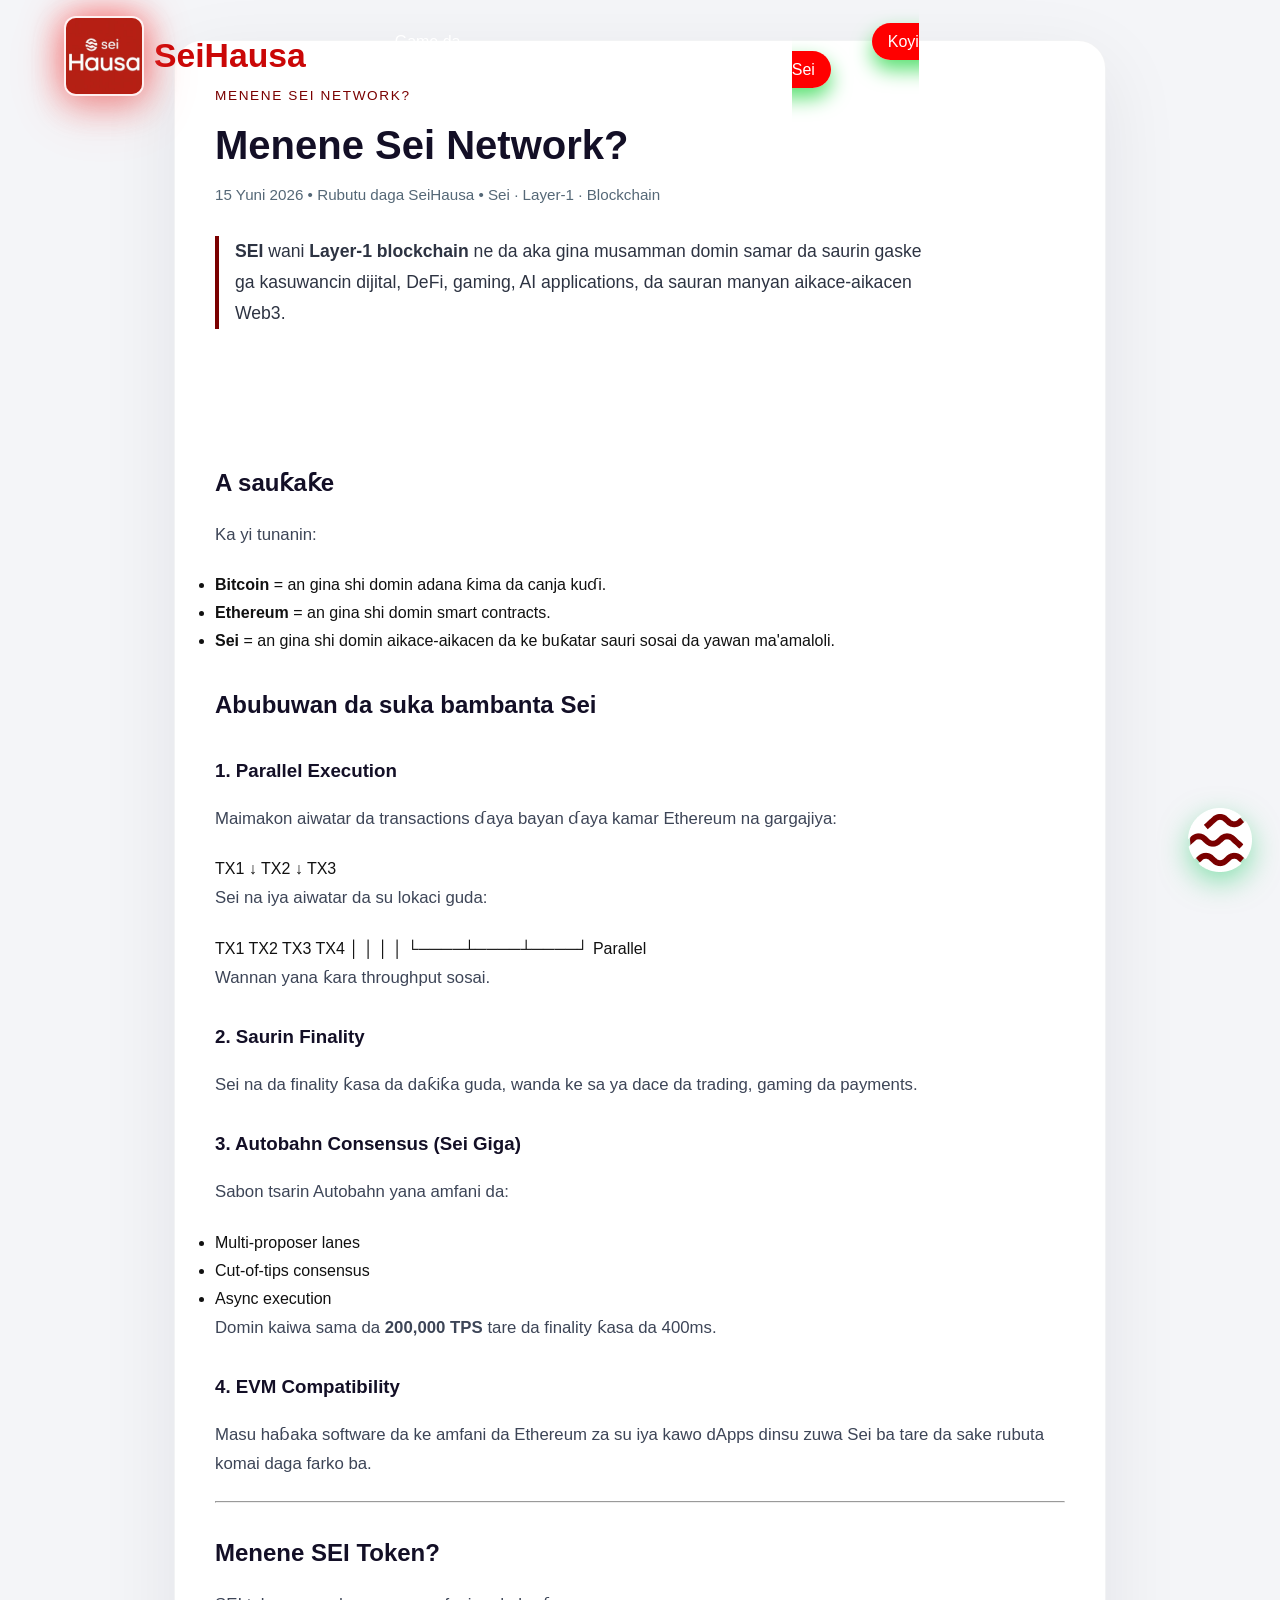
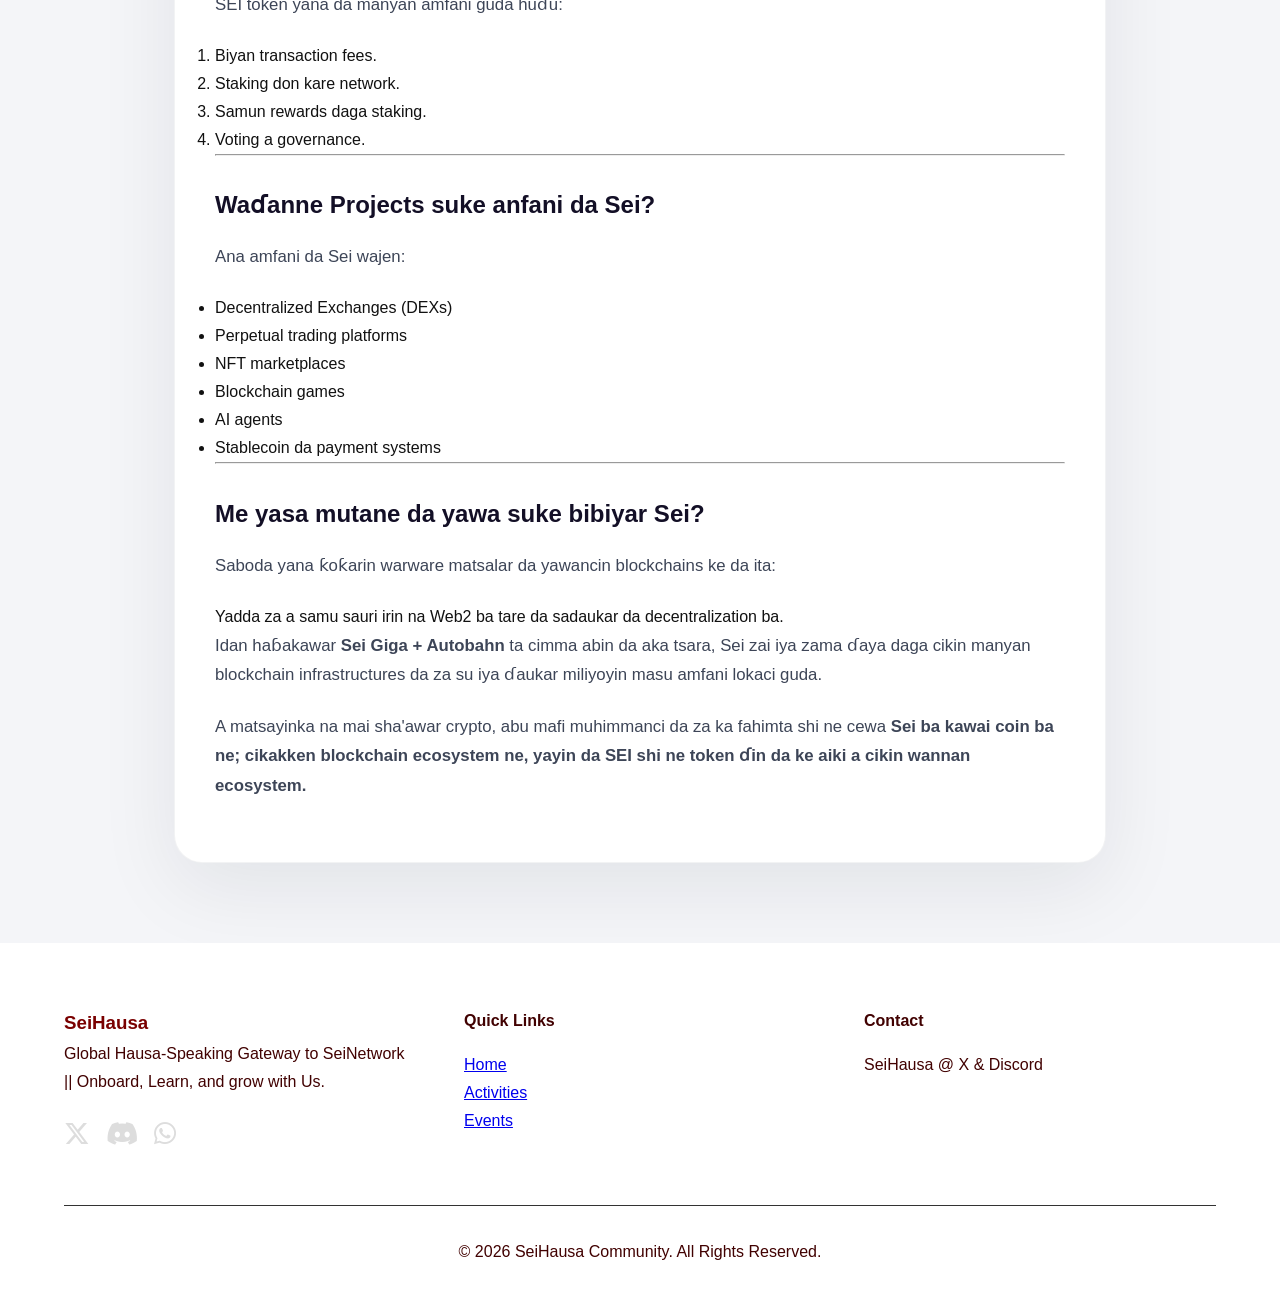
<file: Koyisei/Basics.html>
<!DOCTYPE html>
<html lang="ha">
<head>
    <meta charset="UTF-8">
    <meta name="viewport" content="width=device-width, initial-scale=1.0">
    <title>Sei Basics | Hausa</title>
    <link rel="stylesheet" href="https://cdnjs.cloudflare.com/ajax/libs/font-awesome/6.6.0/css/all.min.css">
    <link rel="stylesheet" href="style1.css">
</head>
<body>
    <!-- Navbar -->
    <nav>
        <div class="logo">
            <a href="../index.html#home">
                <i class=""></i>
                <img src="../Pics/seihausalogo.jpg" alt="SeiHausa Logo">
            </a>
           <h3>SeiHausa</h3>
        </div>
        <ul class="nav-links" id="navLinks">
            <li><a href="../index.html#home">Home</a></li>
            <li><a href="../About.html">Game da Mu</a></li>
            <li><a href="../index.html#activities">Activities</a></li>
            <li><a href="../index.html#events">Events</a></li>
            <li><a href="../mambobi.html">Mambobi</a></li>
            <li><a class="nav-button" href="../Koyi Sei.html">Koyi Sei</a></li>
        </ul>
        <div class="mobile-menu" id="mobileMenu">
            <i class="fas fa-bars"></i>
        </div>
    </nav>

    <main class="blog-container">
        <article class="blog-post">
            <header class="post-header">
                <p class="post-category">Menene Sei Network?</p>
                <h1>Menene Sei Network?</h1>
                <p class="post-meta">15 Yuni 2026 • Rubutu daga SeiHausa • Sei · Layer-1 · Blockchain</p>
                <p class="post-excerpt"><strong>SEI</strong> wani <strong>Layer-1 blockchain</strong> ne da aka gina musamman domin samar da saurin gaske ga kasuwancin dijital, DeFi, gaming, AI applications, da sauran manyan aikace-aikacen Web3.</p>
            </header>

            <section class="post-content">
                <h2>A sauƙaƙe</h2>
                <p>Ka yi tunanin:</p>
                <ul>
                    <li><strong>Bitcoin</strong> = an gina shi domin adana ƙima da canja kuɗi.</li>
                    <li><strong>Ethereum</strong> = an gina shi domin smart contracts.</li>
                    <li><strong>Sei</strong> = an gina shi domin aikace-aikacen da ke buƙatar sauri sosai da yawan ma'amaloli.</li>
                </ul>

                <h2>Abubuwan da suka bambanta Sei</h2>

                <h3>1. Parallel Execution</h3>
                <p>Maimakon aiwatar da transactions ɗaya bayan ɗaya kamar Ethereum na gargajiya:</p>
                <div class="code-block">
TX1
↓
TX2
↓
TX3
                </div>
                <p>Sei na iya aiwatar da su lokaci guda:</p>
                <div class="code-block">
TX1  TX2  TX3  TX4
 │    │    │    │
 └────┴────┴────┘
     Parallel
                </div>
                <p>Wannan yana ƙara throughput sosai.</p>

                <h3>2. Saurin Finality</h3>
                <p>Sei na da finality ƙasa da daƙiƙa guda, wanda ke sa ya dace da trading, gaming da payments.</p>

                <h3>3. Autobahn Consensus (Sei Giga)</h3>
                <p>Sabon tsarin Autobahn yana amfani da:</p>
                <ul>
                    <li>Multi-proposer lanes</li>
                    <li>Cut-of-tips consensus</li>
                    <li>Async execution</li>
                </ul>
                <p>Domin kaiwa sama da <strong>200,000 TPS</strong> tare da finality ƙasa da 400ms.</p>

                <h3>4. EVM Compatibility</h3>
                <p>Masu haɓaka software da ke amfani da Ethereum za su iya kawo dApps dinsu zuwa Sei ba tare da sake rubuta komai daga farko ba.</p>

                <hr>

                <h2>Menene SEI Token?</h2>
                <p>SEI token yana da manyan amfani guda huɗu:</p>
                <ol>
                    <li>Biyan transaction fees.</li>
                    <li>Staking don kare network.</li>
                    <li>Samun rewards daga staking.</li>
                    <li>Voting a governance.</li>
                </ol>

                <hr>

                <h2>Waɗanne Projects suke anfani da Sei?</h2>
                <p>Ana amfani da Sei wajen:</p>
                <ul>
                    <li>Decentralized Exchanges (DEXs)</li>
                    <li>Perpetual trading platforms</li>
                    <li>NFT marketplaces</li>
                    <li>Blockchain games</li>
                    <li>AI agents</li>
                    <li>Stablecoin da payment systems</li>
                </ul>

                <hr>

                <h2>Me yasa mutane da yawa suke bibiyar Sei?</h2>
                <p>Saboda yana ƙoƙarin warware matsalar da yawancin blockchains ke da ita:</p>
                <blockquote>Yadda za a samu sauri irin na Web2 ba tare da sadaukar da decentralization ba.</blockquote>
                <p>Idan haɓakawar <strong>Sei Giga + Autobahn</strong> ta cimma abin da aka tsara, Sei zai iya zama ɗaya daga cikin manyan blockchain infrastructures da za su iya ɗaukar miliyoyin masu amfani lokaci guda.</p>
                <p>A matsayinka na mai sha'awar crypto, abu mafi muhimmanci da za ka fahimta shi ne cewa <strong>Sei ba kawai coin ba ne; cikakken blockchain ecosystem ne, yayin da SEI shi ne token ɗin da ke aiki a cikin wannan ecosystem.</strong></p>
            </section>
        </article>
    </main>

    <footer>
        <div class="footer-grid">
            <div>
                <h3 style="color:var(--primary);">SeiHausa</h3>
                <p>Global Hausa-Speaking Gateway to SeiNetwork || Onboard, Learn, and grow with Us.</p>
                <div class="social-links">
                    <a href="https://x.com/SeiHausa" target="_blank"><i class="fab fa-x-twitter"></i></a>
                    <a href="https://discord.gg/fZXe4jrRyM" target="_blank"><i class="fab fa-discord"></i></a>
                    <a href="https://chat.whatsapp.com/Dmmr5qLHJPmBP0pQVHxKOF" target="_blank"><i class="fab fa-whatsapp"></i></a>
                </div>
            </div>
            <div>
                <h4>Quick Links</h4>
                <p style="margin-top:1rem;">
                    <a href="../index.html">Home</a><br>
                    <a href="../index.html#activities">Activities</a><br>
                    <a href="../index.html#events">Events</a>
                </p>
            </div>
            <div>
                <h4>Contact</h4>
                <p style="margin-top:1rem;">
                    SeiHausa @ X & Discord<br>
                </p>
            </div>
        </div>
        <div class="footer-bottom">
            &copy; 2026 SeiHausa Community. All Rights Reserved.
        </div>
    </footer>

    <a href="../Koyi Sei.html" class="join-float" onclick="joinCommunity()" target="_blank">
        <i class=""></i>
        <img src="../Pics/sei-logo.webp" alt="SeiHausa Logo">
    </a>

    <script src="../script.js"></script>
</body>
</html>
</file>
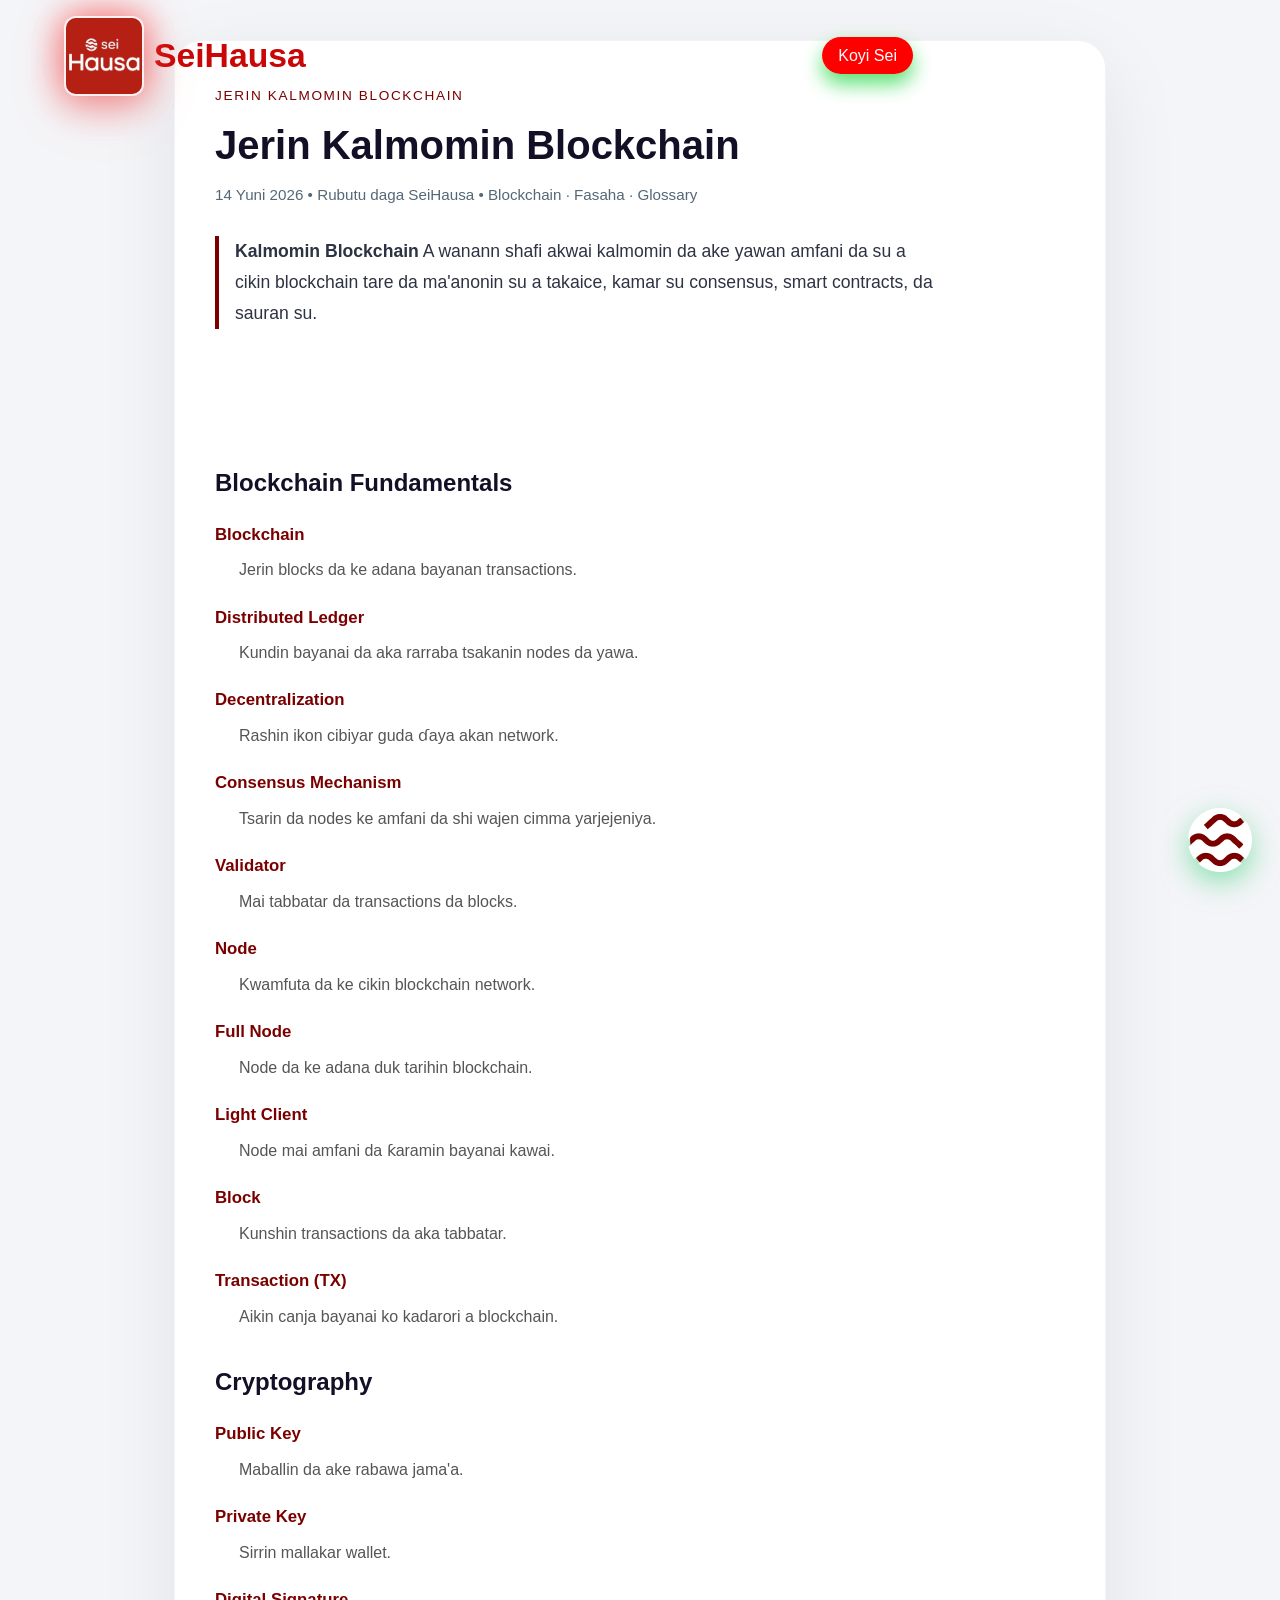
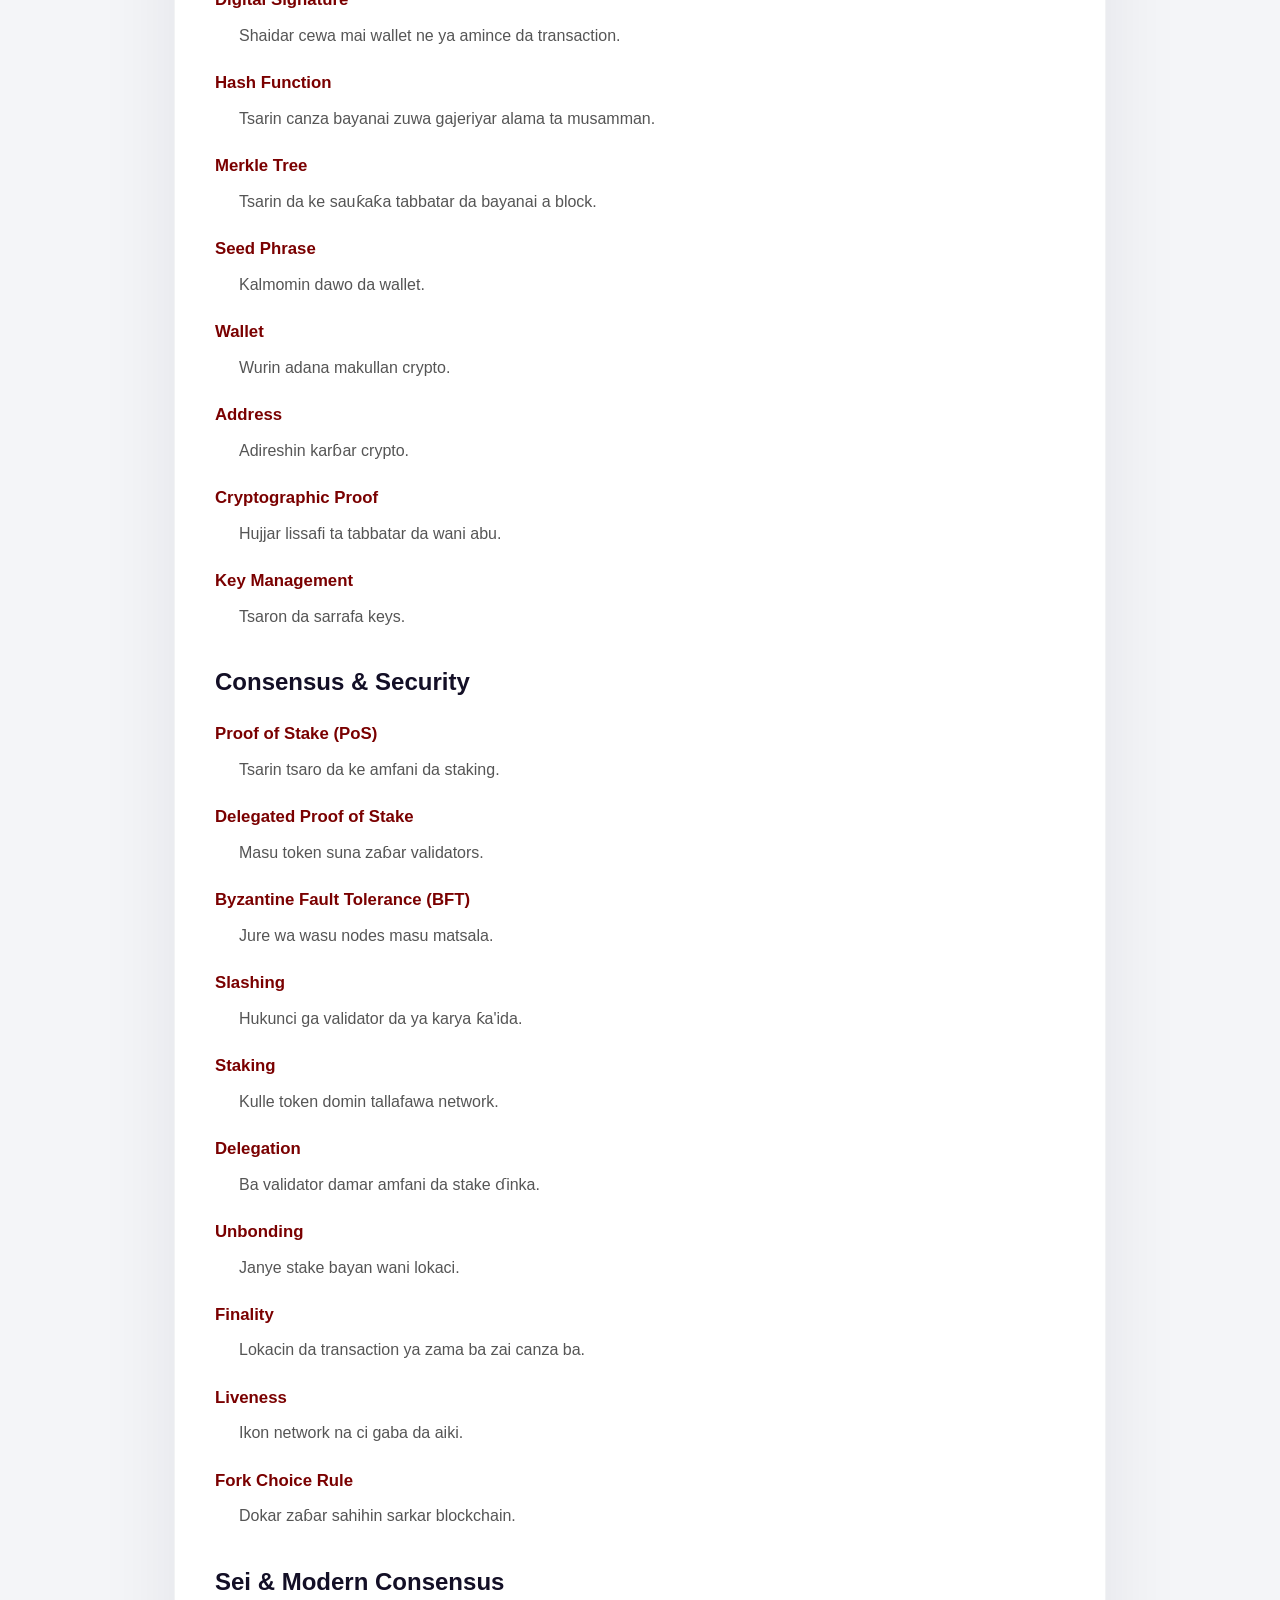
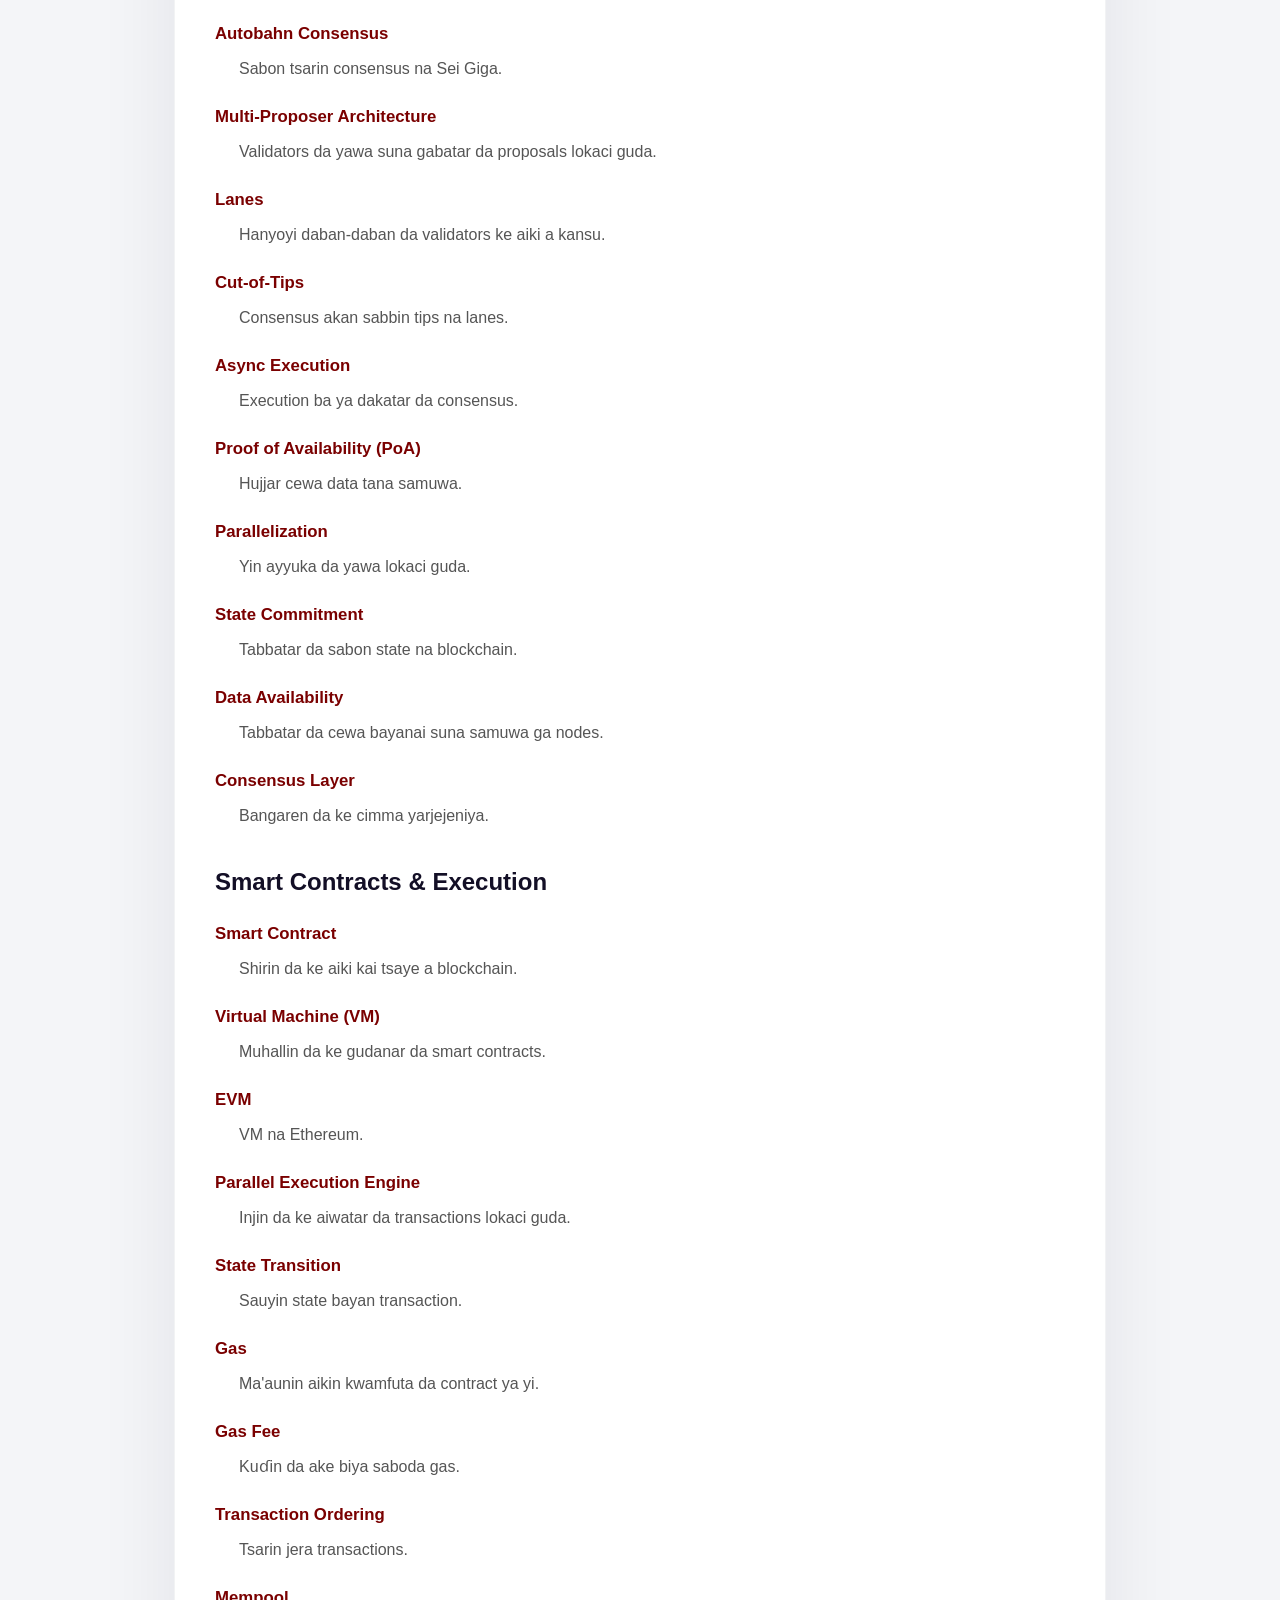
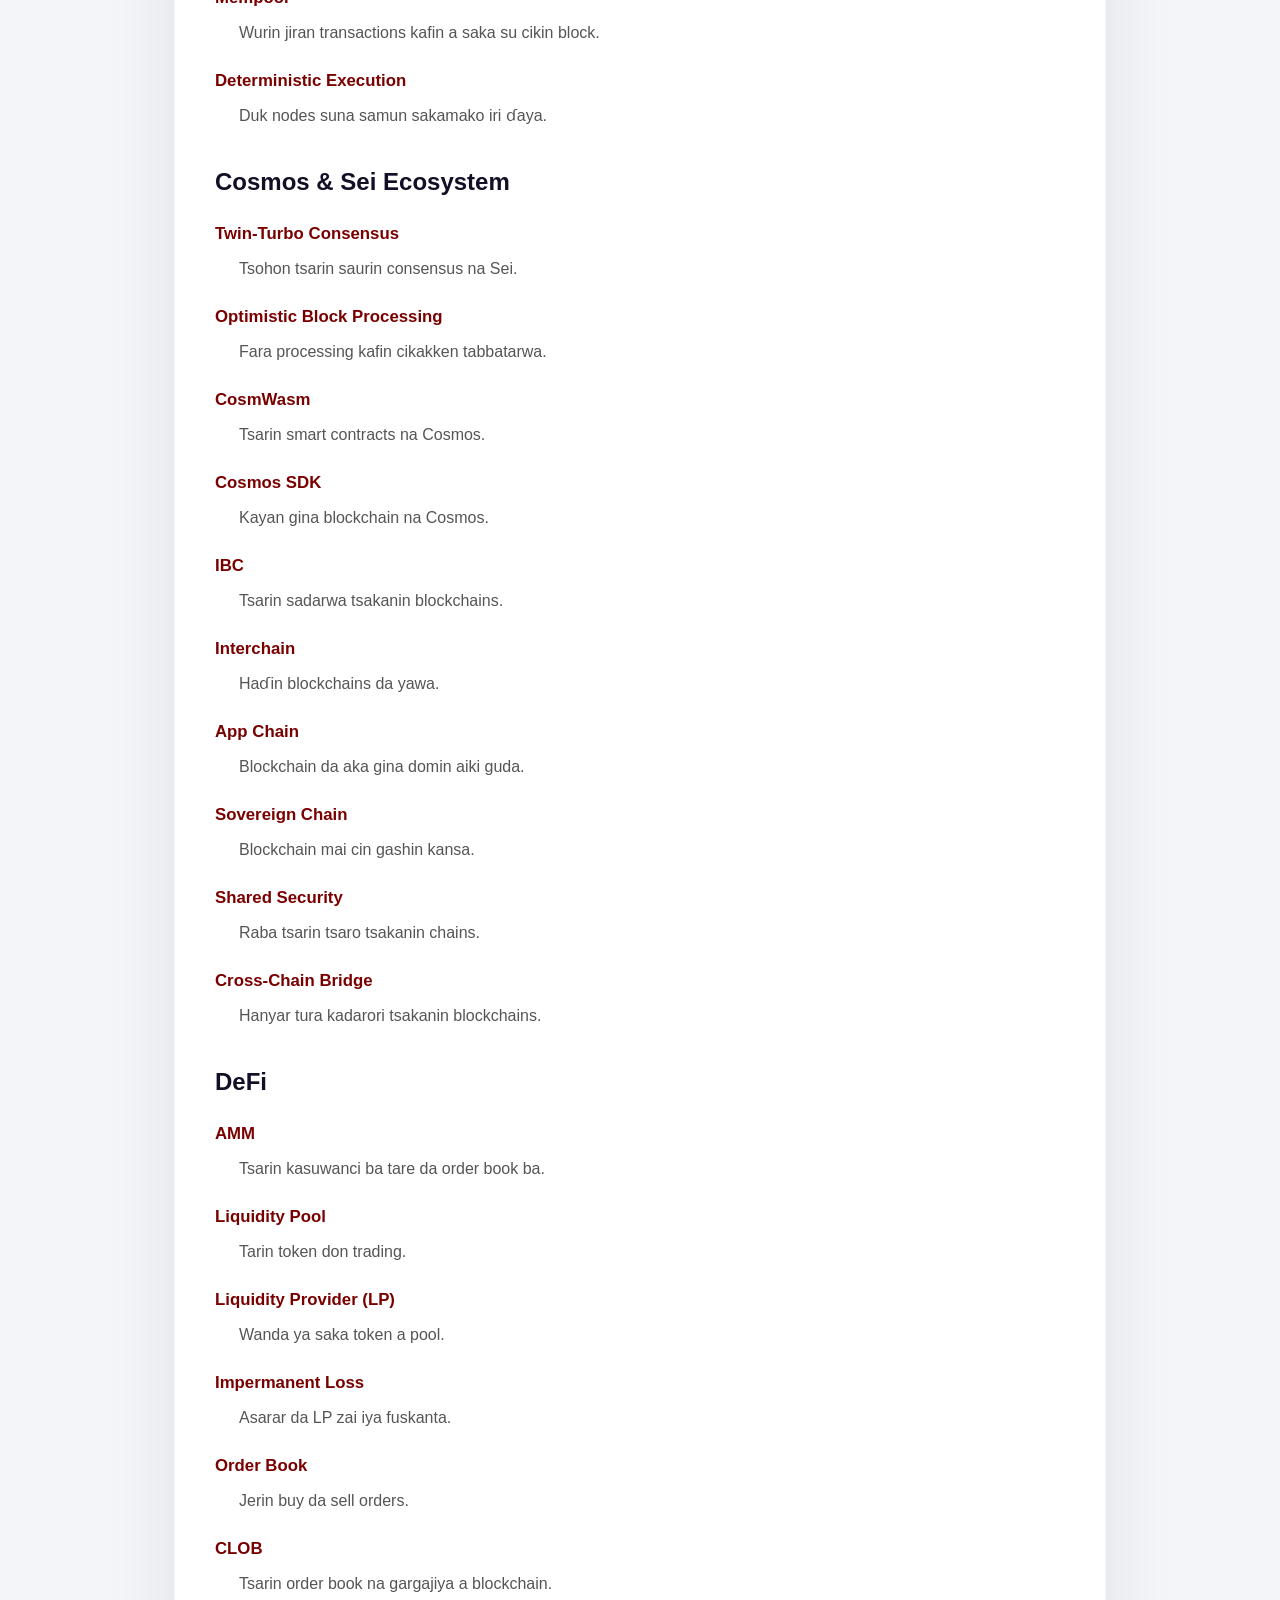
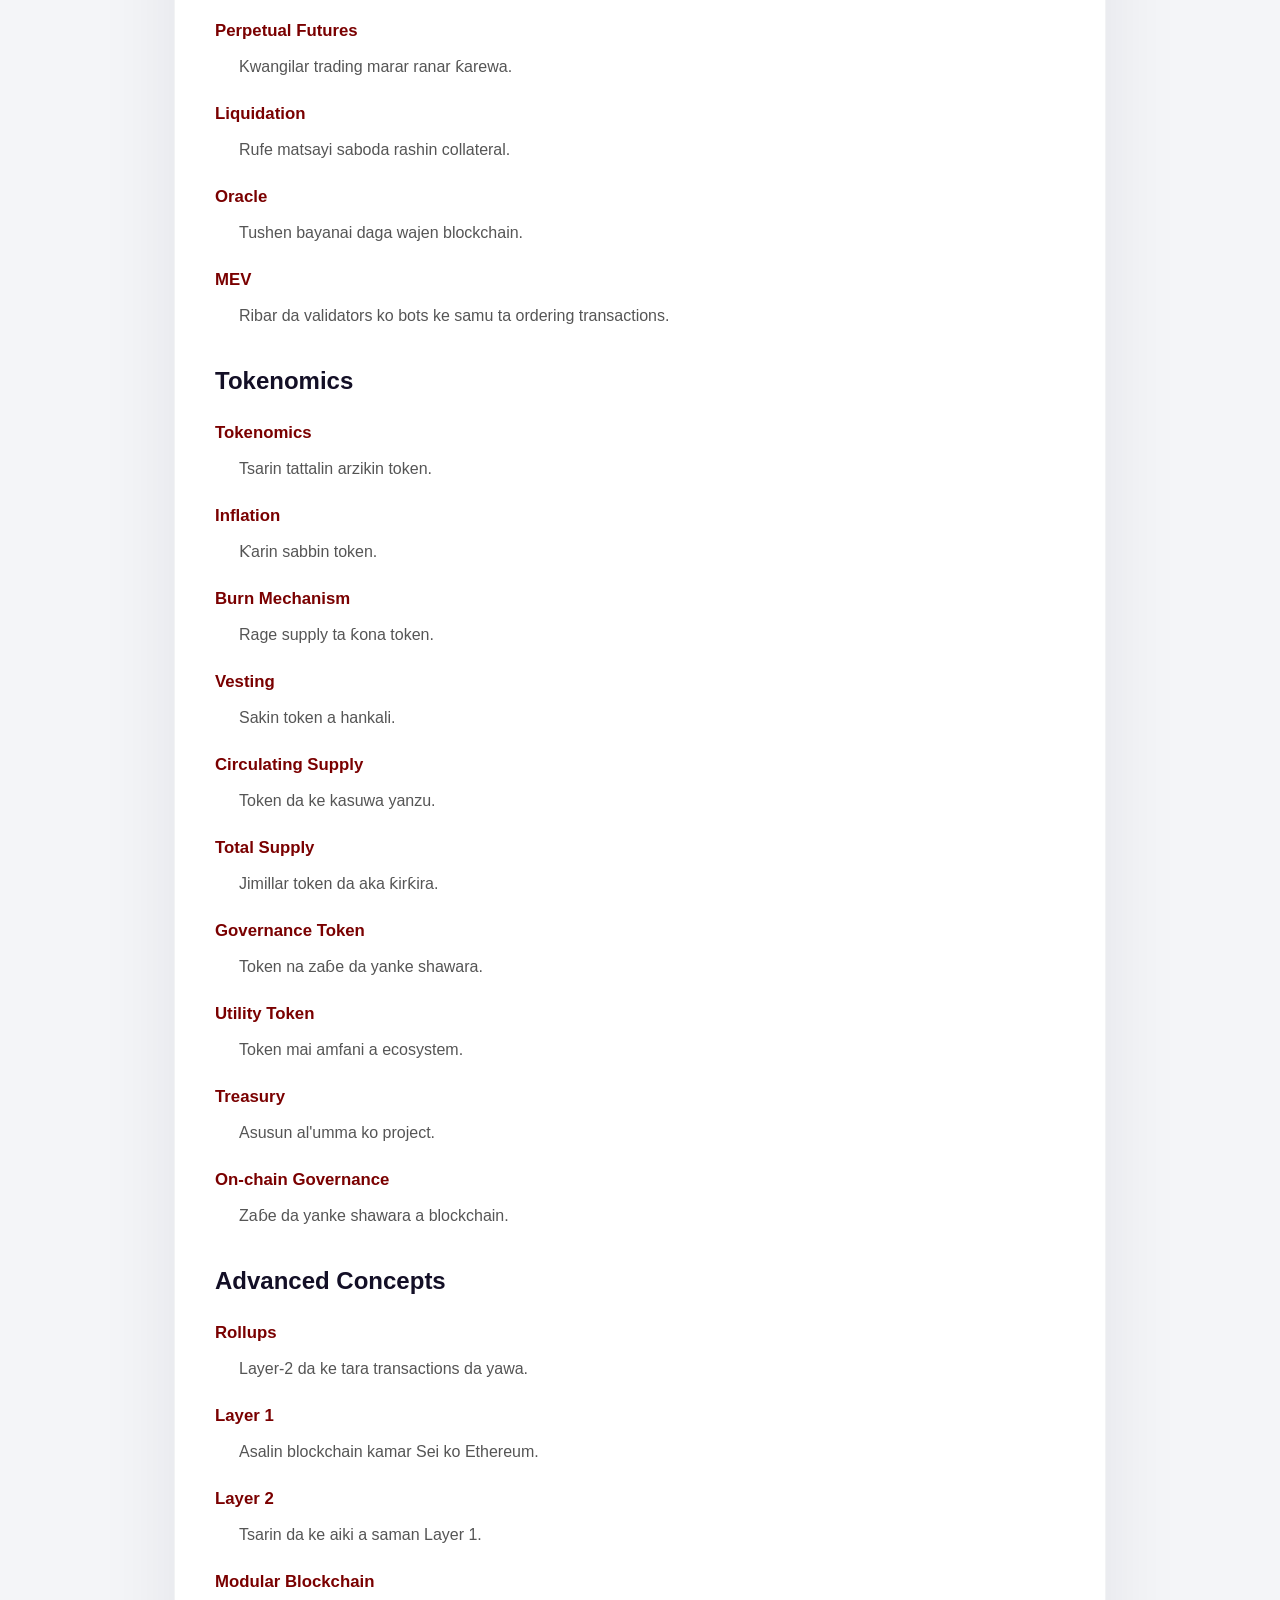
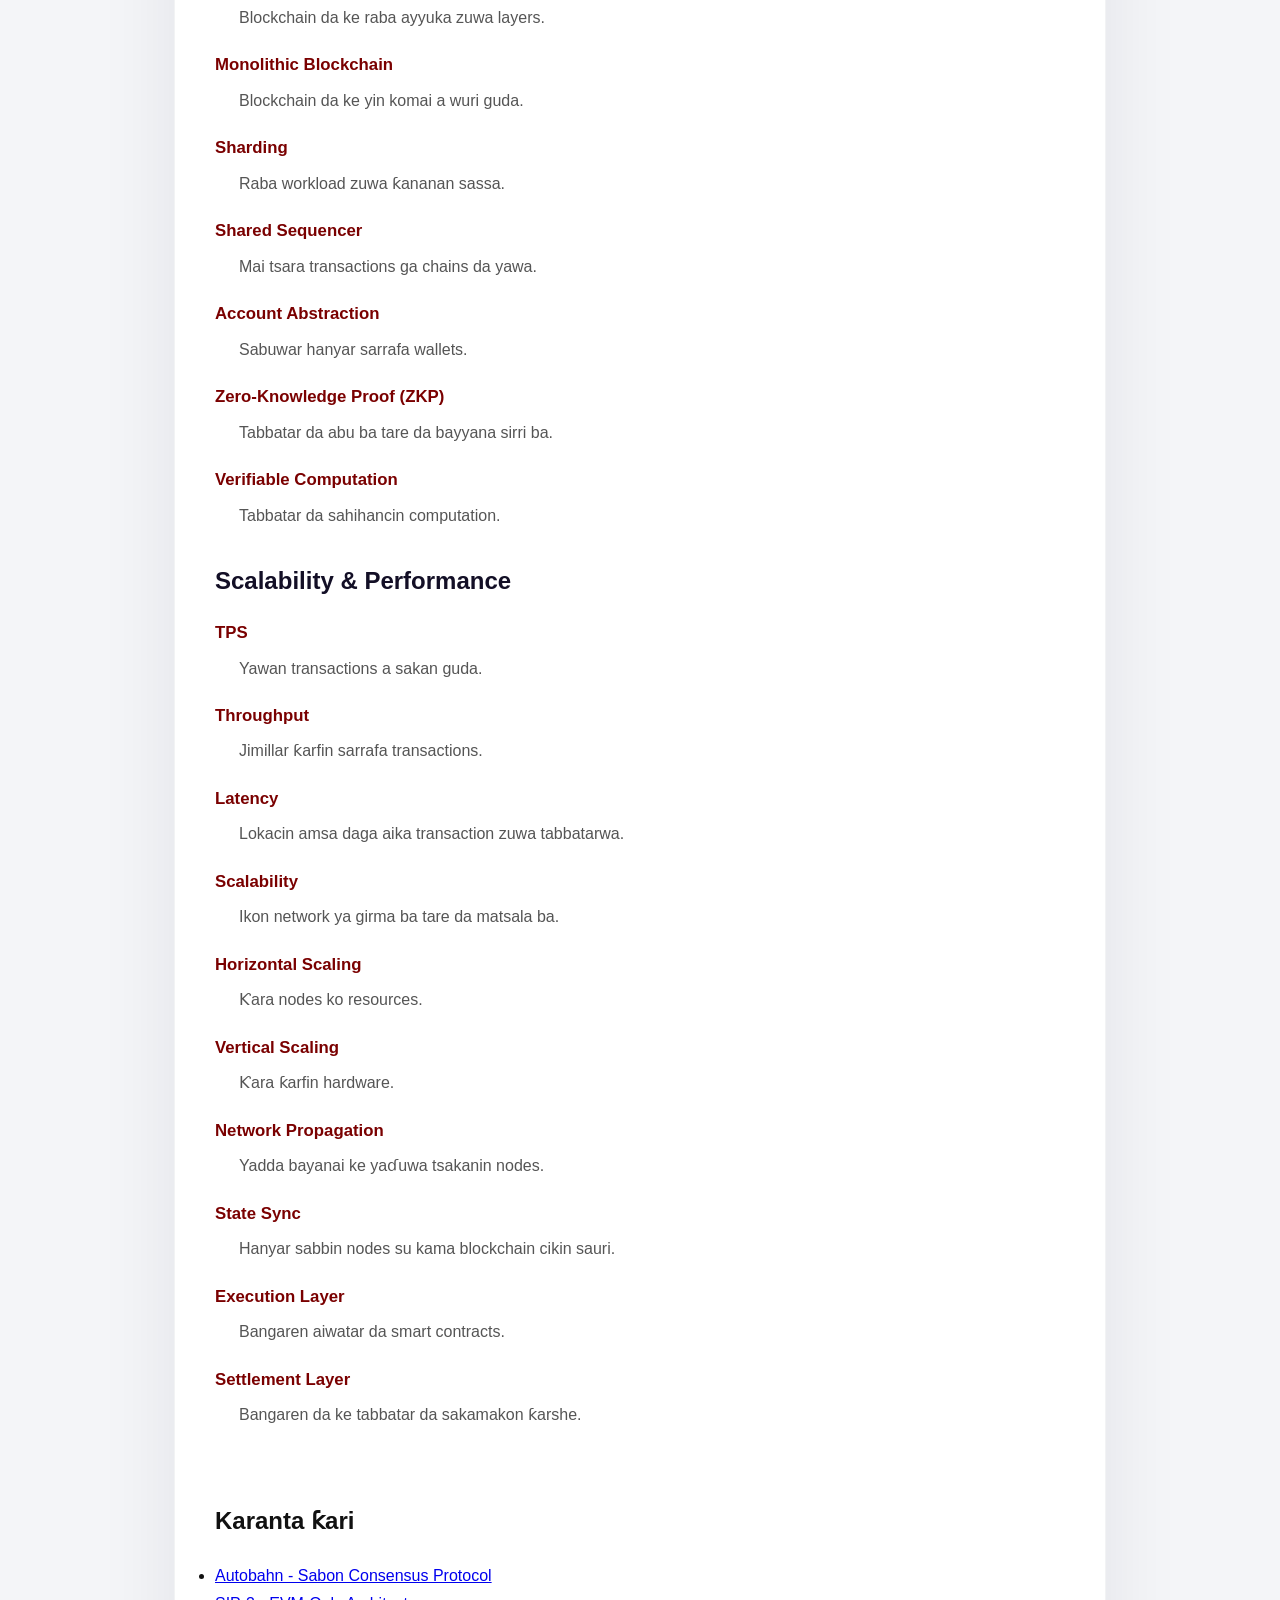
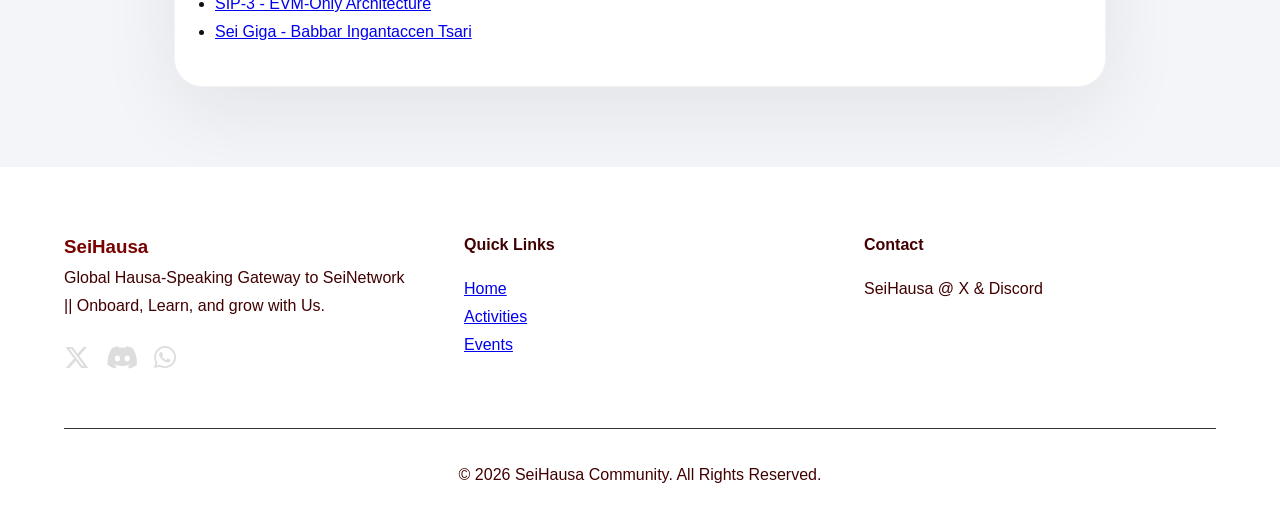
<file: Koyisei/Kalmomin-blockchain.html>
<!DOCTYPE html>
<html lang="ha">
<head>
    <meta charset="UTF-8">
    <meta name="viewport" content="width=device-width, initial-scale=1.0">
    <title>Kalmomin Blockchain | Hausa</title>
    <link rel="icon" type="image/jpeg" href="../Pics/seihausalogo.jpg">
    <link rel="stylesheet" href="https://cdnjs.cloudflare.com/ajax/libs/font-awesome/6.6.0/css/all.min.css">
    <link rel="stylesheet" href="style1.css">
</head>
<body>
    <!-- Navbar -->
    <nav>
        <div class="logo">
            <a href="../index.html#home">
                <i class=""></i>
                <img src="../Pics/seihausalogo.jpg" alt="SeiHausa Logo">
            </a>
           <h3>SeiHausa</h3>
        </div>
        <ul class="nav-links" id="navLinks">
            <li><a href="../index.html#home">Home</a></li>
            <li><a href="../About.html">Game da Mu</a></li>
            <li><a href="../index.html#activities">Activities</a></li>
            <li><a href="../index.html#events">Events</a></li>
            <li><a class="nav-button" href="../Koyi Sei.html">Koyi Sei</a></li>
        </ul>
        <div class="mobile-menu" id="mobileMenu">
            <i class="fas fa-bars"></i>
        </div>
    </nav>

    <main class="blog-container">
        <article class="blog-post">
            <header class="post-header">
                <p class="post-category">Jerin Kalmomin Blockchain</p>
                <h1>Jerin Kalmomin Blockchain</h1>
                <p class="post-meta">14 Yuni 2026 • Rubutu daga SeiHausa • Blockchain · Fasaha · Glossary</p>
                <p class="post-excerpt"><strong>Kalmomin Blockchain</strong> A wanann shafi akwai kalmomin da ake yawan amfani da su a cikin blockchain tare da ma'anonin su a takaice, kamar su consensus, smart contracts, da sauran su.</p>
            </header>

            <section class="post-content">
                <h2>Blockchain Fundamentals</h2>
                <dl>
                    <dt><strong>Blockchain</strong></dt>
                    <dd>Jerin blocks da ke adana bayanan transactions.</dd>
                    
                    <dt><strong>Distributed Ledger</strong></dt>
                    <dd>Kundin bayanai da aka rarraba tsakanin nodes da yawa.</dd>
                    
                    <dt><strong>Decentralization</strong></dt>
                    <dd>Rashin ikon cibiyar guda ɗaya akan network.</dd>
                    
                    <dt><strong>Consensus Mechanism</strong></dt>
                    <dd>Tsarin da nodes ke amfani da shi wajen cimma yarjejeniya.</dd>
                    
                    <dt><strong>Validator</strong></dt>
                    <dd>Mai tabbatar da transactions da blocks.</dd>
                    
                    <dt><strong>Node</strong></dt>
                    <dd>Kwamfuta da ke cikin blockchain network.</dd>
                    
                    <dt><strong>Full Node</strong></dt>
                    <dd>Node da ke adana duk tarihin blockchain.</dd>
                    
                    <dt><strong>Light Client</strong></dt>
                    <dd>Node mai amfani da ƙaramin bayanai kawai.</dd>
                    
                    <dt><strong>Block</strong></dt>
                    <dd>Kunshin transactions da aka tabbatar.</dd>
                    
                    <dt><strong>Transaction (TX)</strong></dt>
                    <dd>Aikin canja bayanai ko kadarori a blockchain.</dd>
                </dl>

                <h2>Cryptography</h2>
                <dl>
                    <dt><strong>Public Key</strong></dt>
                    <dd>Maballin da ake rabawa jama'a.</dd>
                    
                    <dt><strong>Private Key</strong></dt>
                    <dd>Sirrin mallakar wallet.</dd>
                    
                    <dt><strong>Digital Signature</strong></dt>
                    <dd>Shaidar cewa mai wallet ne ya amince da transaction.</dd>
                    
                    <dt><strong>Hash Function</strong></dt>
                    <dd>Tsarin canza bayanai zuwa gajeriyar alama ta musamman.</dd>
                    
                    <dt><strong>Merkle Tree</strong></dt>
                    <dd>Tsarin da ke sauƙaƙa tabbatar da bayanai a block.</dd>
                    
                    <dt><strong>Seed Phrase</strong></dt>
                    <dd>Kalmomin dawo da wallet.</dd>
                    
                    <dt><strong>Wallet</strong></dt>
                    <dd>Wurin adana makullan crypto.</dd>
                    
                    <dt><strong>Address</strong></dt>
                    <dd>Adireshin karɓar crypto.</dd>
                    
                    <dt><strong>Cryptographic Proof</strong></dt>
                    <dd>Hujjar lissafi ta tabbatar da wani abu.</dd>
                    
                    <dt><strong>Key Management</strong></dt>
                    <dd>Tsaron da sarrafa keys.</dd>
                </dl>

                <h2>Consensus &amp; Security</h2>
                <dl>
                    <dt><strong>Proof of Stake (PoS)</strong></dt>
                    <dd>Tsarin tsaro da ke amfani da staking.</dd>
                    
                    <dt><strong>Delegated Proof of Stake</strong></dt>
                    <dd>Masu token suna zaɓar validators.</dd>
                    
                    <dt><strong>Byzantine Fault Tolerance (BFT)</strong></dt>
                    <dd>Jure wa wasu nodes masu matsala.</dd>
                    
                    <dt><strong>Slashing</strong></dt>
                    <dd>Hukunci ga validator da ya karya ƙa'ida.</dd>
                    
                    <dt><strong>Staking</strong></dt>
                    <dd>Kulle token domin tallafawa network.</dd>
                    
                    <dt><strong>Delegation</strong></dt>
                    <dd>Ba validator damar amfani da stake ɗinka.</dd>
                    
                    <dt><strong>Unbonding</strong></dt>
                    <dd>Janye stake bayan wani lokaci.</dd>
                    
                    <dt><strong>Finality</strong></dt>
                    <dd>Lokacin da transaction ya zama ba zai canza ba.</dd>
                    
                    <dt><strong>Liveness</strong></dt>
                    <dd>Ikon network na ci gaba da aiki.</dd>
                    
                    <dt><strong>Fork Choice Rule</strong></dt>
                    <dd>Dokar zaɓar sahihin sarkar blockchain.</dd>
                </dl>

                <h2>Sei &amp; Modern Consensus</h2>
                <dl>
                    <dt><strong>Autobahn Consensus</strong></dt>
                    <dd>Sabon tsarin consensus na Sei Giga.</dd>
                    
                    <dt><strong>Multi-Proposer Architecture</strong></dt>
                    <dd>Validators da yawa suna gabatar da proposals lokaci guda.</dd>
                    
                    <dt><strong>Lanes</strong></dt>
                    <dd>Hanyoyi daban-daban da validators ke aiki a kansu.</dd>
                    
                    <dt><strong>Cut-of-Tips</strong></dt>
                    <dd>Consensus akan sabbin tips na lanes.</dd>
                    
                    <dt><strong>Async Execution</strong></dt>
                    <dd>Execution ba ya dakatar da consensus.</dd>
                    
                    <dt><strong>Proof of Availability (PoA)</strong></dt>
                    <dd>Hujjar cewa data tana samuwa.</dd>
                    
                    <dt><strong>Parallelization</strong></dt>
                    <dd>Yin ayyuka da yawa lokaci guda.</dd>
                    
                    <dt><strong>State Commitment</strong></dt>
                    <dd>Tabbatar da sabon state na blockchain.</dd>
                    
                    <dt><strong>Data Availability</strong></dt>
                    <dd>Tabbatar da cewa bayanai suna samuwa ga nodes.</dd>
                    
                    <dt><strong>Consensus Layer</strong></dt>
                    <dd>Bangaren da ke cimma yarjejeniya.</dd>
                </dl>

                <h2>Smart Contracts &amp; Execution</h2>
                <dl>
                    <dt><strong>Smart Contract</strong></dt>
                    <dd>Shirin da ke aiki kai tsaye a blockchain.</dd>
                    
                    <dt><strong>Virtual Machine (VM)</strong></dt>
                    <dd>Muhallin da ke gudanar da smart contracts.</dd>
                    
                    <dt><strong>EVM</strong></dt>
                    <dd>VM na Ethereum.</dd>
                    
                    <dt><strong>Parallel Execution Engine</strong></dt>
                    <dd>Injin da ke aiwatar da transactions lokaci guda.</dd>
                    
                    <dt><strong>State Transition</strong></dt>
                    <dd>Sauyin state bayan transaction.</dd>
                    
                    <dt><strong>Gas</strong></dt>
                    <dd>Ma'aunin aikin kwamfuta da contract ya yi.</dd>
                    
                    <dt><strong>Gas Fee</strong></dt>
                    <dd>Kuɗin da ake biya saboda gas.</dd>
                    
                    <dt><strong>Transaction Ordering</strong></dt>
                    <dd>Tsarin jera transactions.</dd>
                    
                    <dt><strong>Mempool</strong></dt>
                    <dd>Wurin jiran transactions kafin a saka su cikin block.</dd>
                    
                    <dt><strong>Deterministic Execution</strong></dt>
                    <dd>Duk nodes suna samun sakamako iri ɗaya.</dd>
                </dl>

                <h2>Cosmos &amp; Sei Ecosystem</h2>
                <dl>
                    <dt><strong>Twin-Turbo Consensus</strong></dt>
                    <dd>Tsohon tsarin saurin consensus na Sei.</dd>
                    
                    <dt><strong>Optimistic Block Processing</strong></dt>
                    <dd>Fara processing kafin cikakken tabbatarwa.</dd>
                    
                    <dt><strong>CosmWasm</strong></dt>
                    <dd>Tsarin smart contracts na Cosmos.</dd>
                    
                    <dt><strong>Cosmos SDK</strong></dt>
                    <dd>Kayan gina blockchain na Cosmos.</dd>
                    
                    <dt><strong>IBC</strong></dt>
                    <dd>Tsarin sadarwa tsakanin blockchains.</dd>
                    
                    <dt><strong>Interchain</strong></dt>
                    <dd>Haɗin blockchains da yawa.</dd>
                    
                    <dt><strong>App Chain</strong></dt>
                    <dd>Blockchain da aka gina domin aiki guda.</dd>
                    
                    <dt><strong>Sovereign Chain</strong></dt>
                    <dd>Blockchain mai cin gashin kansa.</dd>
                    
                    <dt><strong>Shared Security</strong></dt>
                    <dd>Raba tsarin tsaro tsakanin chains.</dd>
                    
                    <dt><strong>Cross-Chain Bridge</strong></dt>
                    <dd>Hanyar tura kadarori tsakanin blockchains.</dd>
                </dl>

                <h2>DeFi</h2>
                <dl>
                    <dt><strong>AMM</strong></dt>
                    <dd>Tsarin kasuwanci ba tare da order book ba.</dd>
                    
                    <dt><strong>Liquidity Pool</strong></dt>
                    <dd>Tarin token don trading.</dd>
                    
                    <dt><strong>Liquidity Provider (LP)</strong></dt>
                    <dd>Wanda ya saka token a pool.</dd>
                    
                    <dt><strong>Impermanent Loss</strong></dt>
                    <dd>Asarar da LP zai iya fuskanta.</dd>
                    
                    <dt><strong>Order Book</strong></dt>
                    <dd>Jerin buy da sell orders.</dd>
                    
                    <dt><strong>CLOB</strong></dt>
                    <dd>Tsarin order book na gargajiya a blockchain.</dd>
                    
                    <dt><strong>Perpetual Futures</strong></dt>
                    <dd>Kwangilar trading marar ranar ƙarewa.</dd>
                    
                    <dt><strong>Liquidation</strong></dt>
                    <dd>Rufe matsayi saboda rashin collateral.</dd>
                    
                    <dt><strong>Oracle</strong></dt>
                    <dd>Tushen bayanai daga wajen blockchain.</dd>
                    
                    <dt><strong>MEV</strong></dt>
                    <dd>Ribar da validators ko bots ke samu ta ordering transactions.</dd>
                </dl>

                <h2>Tokenomics</h2>
                <dl>
                    <dt><strong>Tokenomics</strong></dt>
                    <dd>Tsarin tattalin arzikin token.</dd>
                    
                    <dt><strong>Inflation</strong></dt>
                    <dd>Ƙarin sabbin token.</dd>
                    
                    <dt><strong>Burn Mechanism</strong></dt>
                    <dd>Rage supply ta ƙona token.</dd>
                    
                    <dt><strong>Vesting</strong></dt>
                    <dd>Sakin token a hankali.</dd>
                    
                    <dt><strong>Circulating Supply</strong></dt>
                    <dd>Token da ke kasuwa yanzu.</dd>
                    
                    <dt><strong>Total Supply</strong></dt>
                    <dd>Jimillar token da aka ƙirƙira.</dd>
                    
                    <dt><strong>Governance Token</strong></dt>
                    <dd>Token na zaɓe da yanke shawara.</dd>
                    
                    <dt><strong>Utility Token</strong></dt>
                    <dd>Token mai amfani a ecosystem.</dd>
                    
                    <dt><strong>Treasury</strong></dt>
                    <dd>Asusun al'umma ko project.</dd>
                    
                    <dt><strong>On-chain Governance</strong></dt>
                    <dd>Zaɓe da yanke shawara a blockchain.</dd>
                </dl>

                <h2>Advanced Concepts</h2>
                <dl>
                    <dt><strong>Rollups</strong></dt>
                    <dd>Layer-2 da ke tara transactions da yawa.</dd>
                    
                    <dt><strong>Layer 1</strong></dt>
                    <dd>Asalin blockchain kamar Sei ko Ethereum.</dd>
                    
                    <dt><strong>Layer 2</strong></dt>
                    <dd>Tsarin da ke aiki a saman Layer 1.</dd>
                    
                    <dt><strong>Modular Blockchain</strong></dt>
                    <dd>Blockchain da ke raba ayyuka zuwa layers.</dd>
                    
                    <dt><strong>Monolithic Blockchain</strong></dt>
                    <dd>Blockchain da ke yin komai a wuri guda.</dd>
                    
                    <dt><strong>Sharding</strong></dt>
                    <dd>Raba workload zuwa ƙananan sassa.</dd>
                    
                    <dt><strong>Shared Sequencer</strong></dt>
                    <dd>Mai tsara transactions ga chains da yawa.</dd>
                    
                    <dt><strong>Account Abstraction</strong></dt>
                    <dd>Sabuwar hanyar sarrafa wallets.</dd>
                    
                    <dt><strong>Zero-Knowledge Proof (ZKP)</strong></dt>
                    <dd>Tabbatar da abu ba tare da bayyana sirri ba.</dd>
                    
                    <dt><strong>Verifiable Computation</strong></dt>
                    <dd>Tabbatar da sahihancin computation.</dd>
                </dl>

                <h2>Scalability &amp; Performance</h2>
                <dl>
                    <dt><strong>TPS</strong></dt>
                    <dd>Yawan transactions a sakan guda.</dd>
                    
                    <dt><strong>Throughput</strong></dt>
                    <dd>Jimillar ƙarfin sarrafa transactions.</dd>
                    
                    <dt><strong>Latency</strong></dt>
                    <dd>Lokacin amsa daga aika transaction zuwa tabbatarwa.</dd>
                    
                    <dt><strong>Scalability</strong></dt>
                    <dd>Ikon network ya girma ba tare da matsala ba.</dd>
                    
                    <dt><strong>Horizontal Scaling</strong></dt>
                    <dd>Ƙara nodes ko resources.</dd>
                    
                    <dt><strong>Vertical Scaling</strong></dt>
                    <dd>Ƙara ƙarfin hardware.</dd>
                    
                    <dt><strong>Network Propagation</strong></dt>
                    <dd>Yadda bayanai ke yaɗuwa tsakanin nodes.</dd>
                    
                    <dt><strong>State Sync</strong></dt>
                    <dd>Hanyar sabbin nodes su kama blockchain cikin sauri.</dd>
                    
                    <dt><strong>Execution Layer</strong></dt>
                    <dd>Bangaren aiwatar da smart contracts.</dd>
                    
                    <dt><strong>Settlement Layer</strong></dt>
                    <dd>Bangaren da ke tabbatar da sakamakon ƙarshe.</dd>
                </dl>
            </section>

            <section class="related-posts">
                <h2>Karanta ƙari</h2>
                <ul>
                    <li><a href="Autobahn.html">Autobahn - Sabon Consensus Protocol</a></li>
                    <li><a href="SIP-3.html">SIP-3 - EVM-Only Architecture</a></li>
                    <li><a href="Sei_Giga.html">Sei Giga - Babbar Ingantaccen Tsari</a></li>
                </ul>
            </section>
        </article>
    </main>

    <footer>
        <div class="footer-grid">
            <div>
                <h3 style="color:var(--primary);">SeiHausa</h3>
                <p>Global Hausa-Speaking Gateway to SeiNetwork || Onboard, Learn, and grow with Us.</p>
                <div class="social-links">
                    <a href="https://x.com/SeiHausa" target="_blank"><i class="fab fa-x-twitter"></i></a>
                    <a href="https://discord.gg/fZXe4jrRyM" target="_blank"><i class="fab fa-discord"></i></a>
                    <a href="https://chat.whatsapp.com/Dmmr5qLHJPmBP0pQVHxKOF" target="_blank"><i class="fab fa-whatsapp"></i></a>
                </div>
            </div>
            <div>
                <h4>Quick Links</h4>
                <p style="margin-top:1rem;">
                    <a href="../index.html">Home</a><br>
                    <a href="../index.html#activities">Activities</a><br>
                    <a href="../index.html#events">Events</a>
                </p>
            </div>
            <div>
                <h4>Contact</h4>
                <p style="margin-top:1rem;">
                    SeiHausa @ X & Discord<br>
                </p>
            </div>
        </div>
        <div class="footer-bottom">
            &copy; 2026 SeiHausa Community. All Rights Reserved.
        </div>
    </footer>

    <a href="../Koyi Sei.html" class="join-float" onclick="joinCommunity()" target="_blank">
        <i class=""></i>
        <img src="../Pics/sei-logo.webp" alt="SeiHausa Logo">
    </a>

    <script src="../script.js"></script>
</body>
</html>
</file>
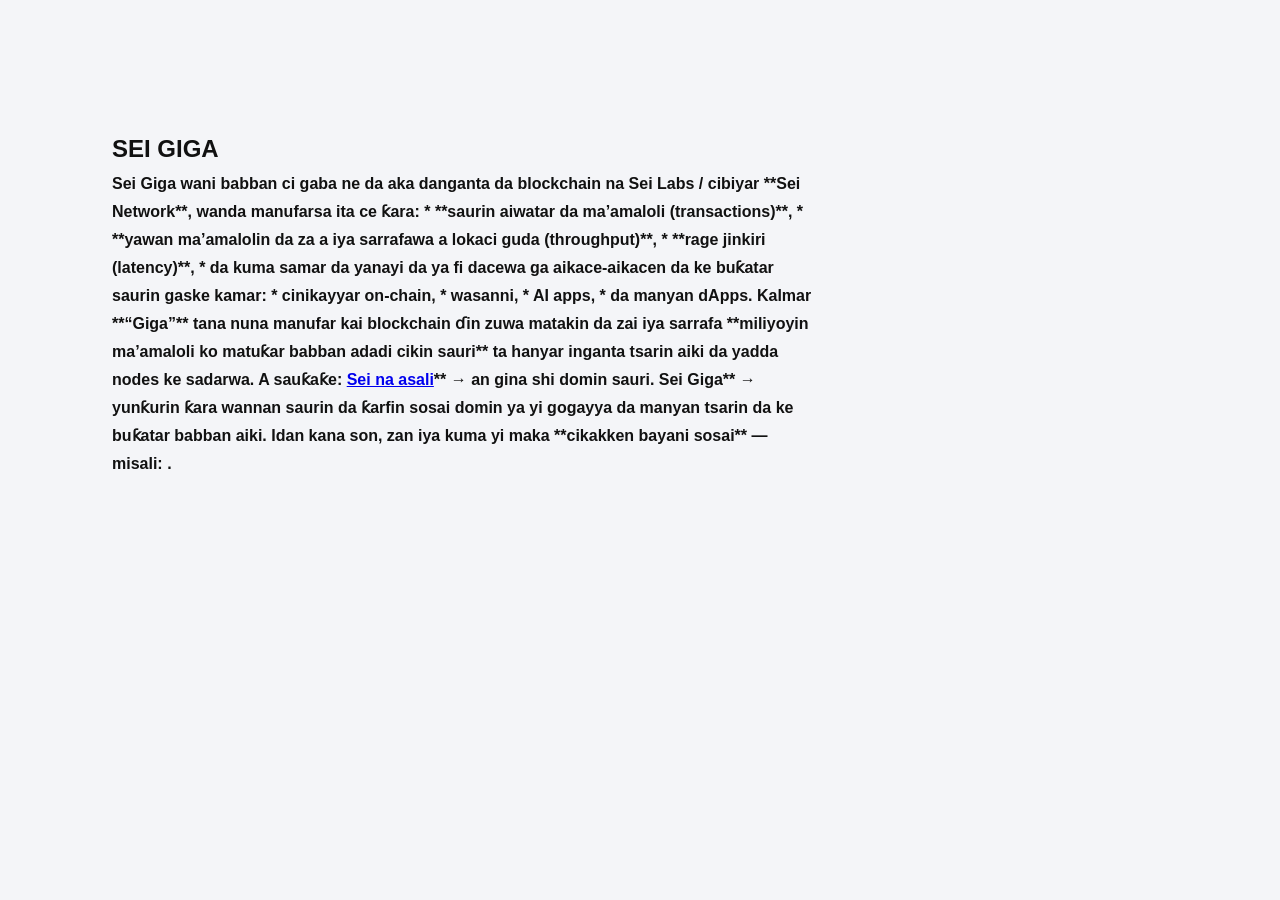
<file: Koyisei/Sei_Giga copy.html>
<!DOCTYPE html>
<html lang="en">
<head>
    <meta charset="UTF-8">
    <meta name="viewport" content="width=device-width, initial-scale=1.0">
    <title>SeiHausa - Hausa Community</title>
    <link rel="stylesheet" href="https://cdnjs.cloudflare.com/ajax/libs/font-awesome/6.6.0/css/all.min.css">
    <link rel="stylesheet" href="style1.css">
</head>
<body>

    <section class="hero-aout">
     <div class="hero-content">
        <h2 >SEI GIGA</h2>
        <p><strong>

Sei Giga wani babban ci gaba ne da aka danganta da blockchain na Sei Labs / cibiyar **Sei Network**, wanda manufarsa ita ce ƙara:

* **saurin aiwatar da ma’amaloli (transactions)**,
* **yawan ma’amalolin da za a iya sarrafawa a lokaci guda (throughput)**,
* **rage jinkiri (latency)**,
* da kuma samar da yanayi da ya fi dacewa ga aikace-aikacen da ke buƙatar saurin gaske kamar:

  * cinikayyar on-chain,
  * wasanni,
  * AI apps,
  * da manyan dApps.

Kalmar **“Giga”** tana nuna manufar kai blockchain ɗin zuwa matakin da zai iya sarrafa 
**miliyoyin ma’amaloli ko matuƙar babban adadi cikin sauri** ta hanyar inganta tsarin aiki da 
yadda nodes ke sadarwa.

A sauƙaƙe:

<a href="https://sei.org" target="_blank">Sei na asali</a>** → an gina shi domin sauri.
Sei Giga** → yunƙurin ƙara wannan saurin da ƙarfin sosai domin ya yi gogayya da manyan tsarin da ke buƙatar babban aiki.

Idan kana son, zan iya kuma yi maka **cikakken bayani sosai** — misali:

<!--1. yadda Sei Giga ke aiki a fasaha<br>
2. bambancinsa da sauran blockchains<br>
3. ko tasirinsa ga masu gina apps da masu amfani.<br>-->
.</strong></p>
      </div>
  </section>

</body>
</html>
</file>
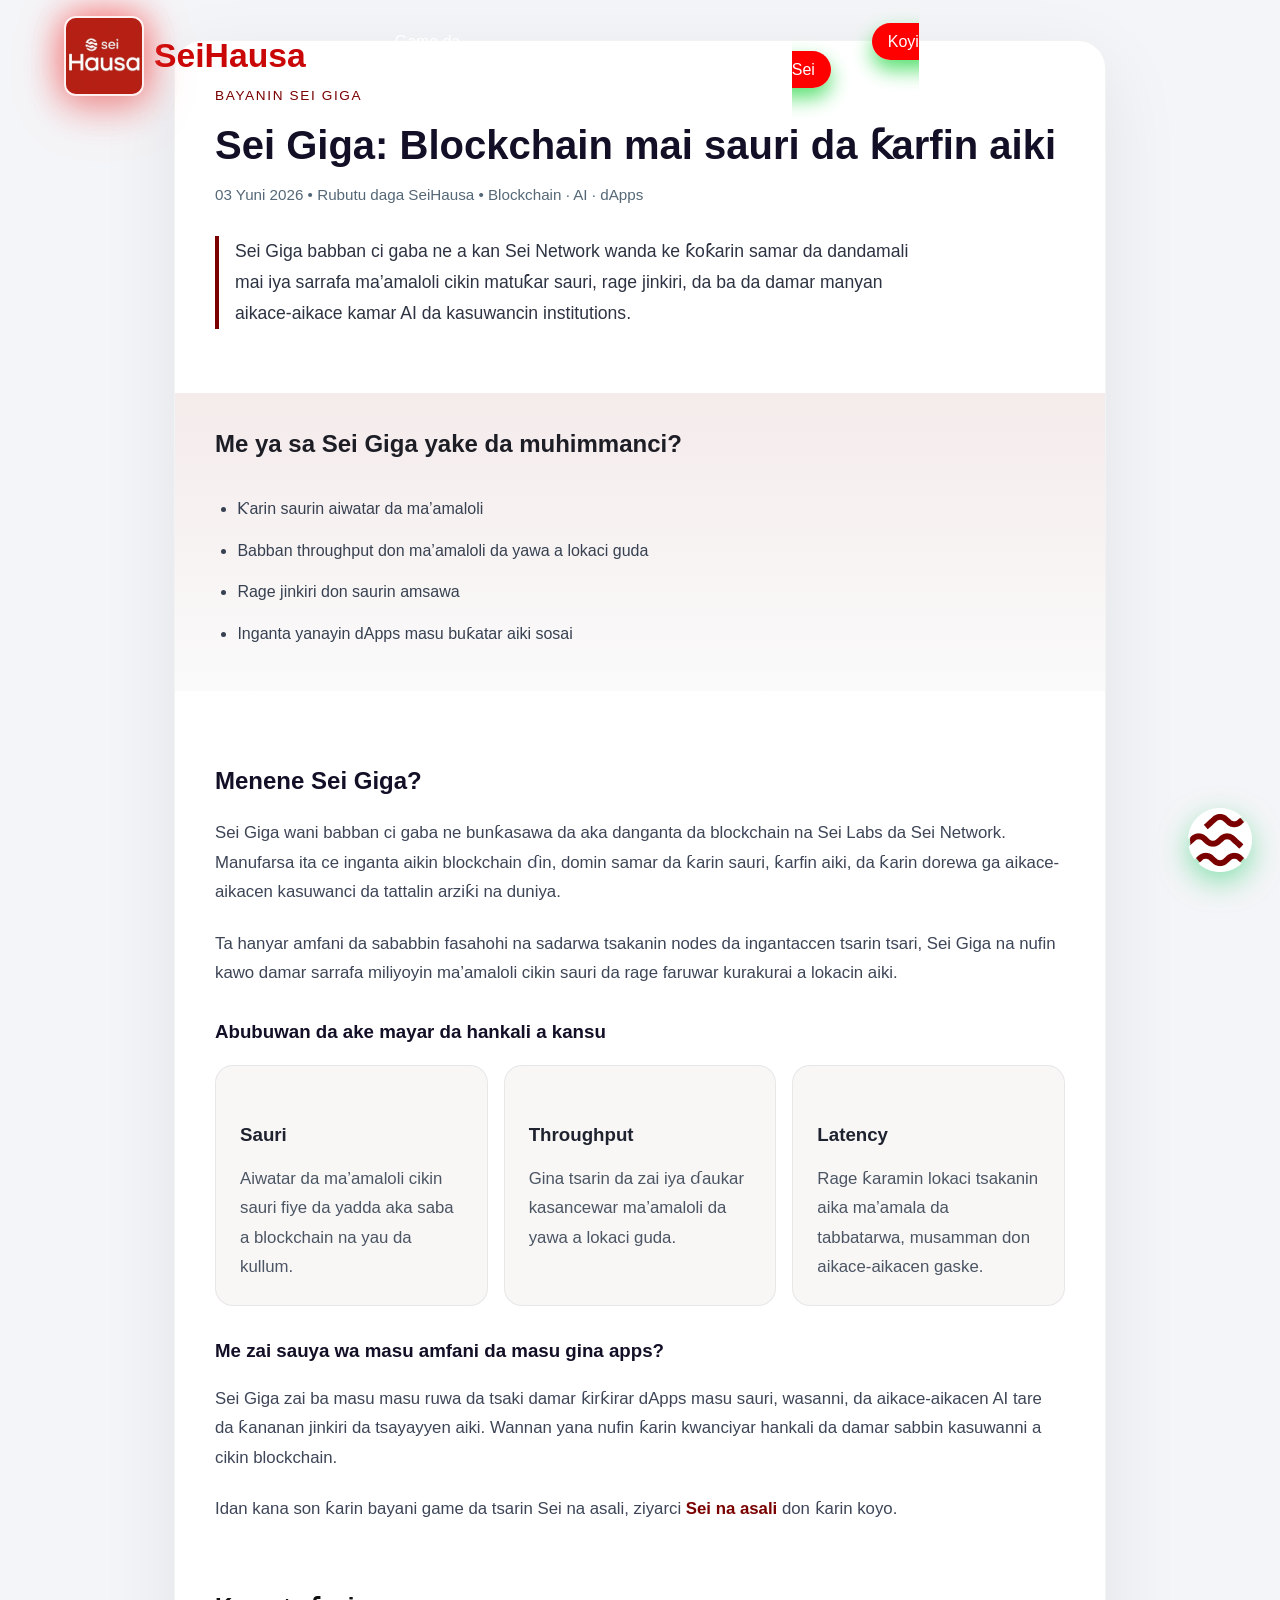
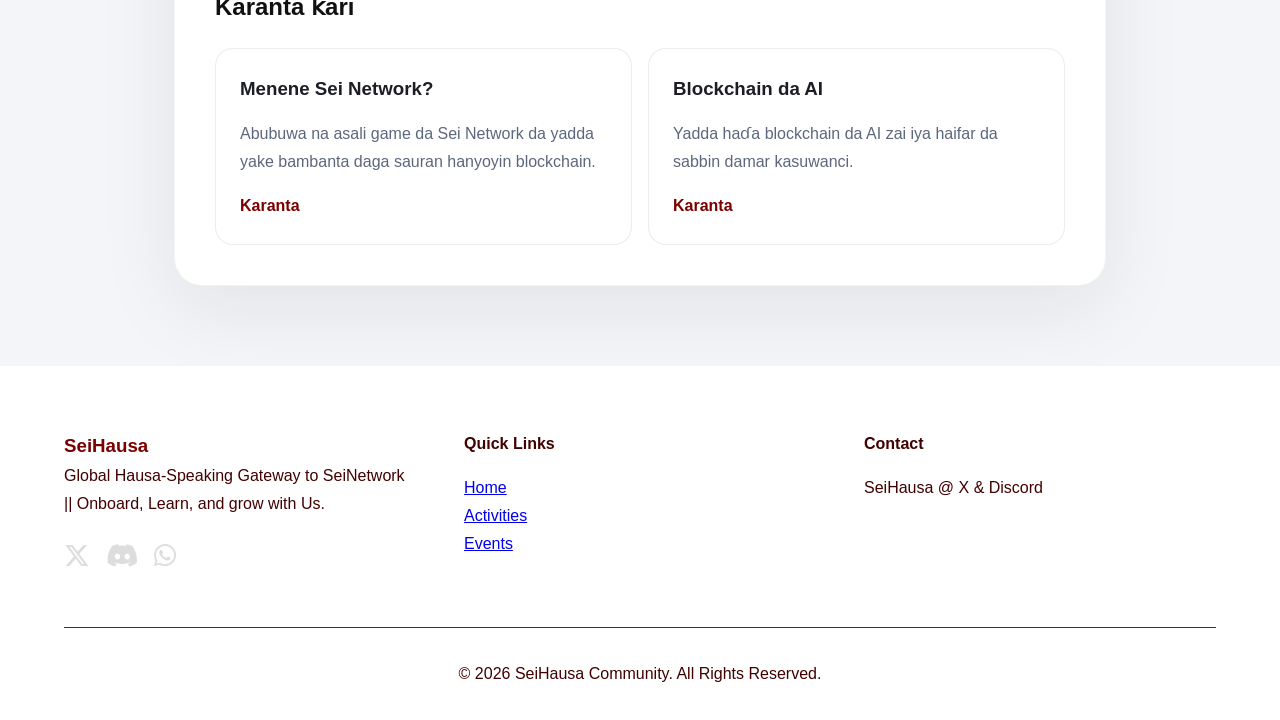
<file: Koyisei/Sei_Giga.html>
<!DOCTYPE html>
<html lang="ha">
<head>
    <meta charset="UTF-8">
    <meta name="viewport" content="width=device-width, initial-scale=1.0">
    <title>Sei Giga | Hausa</title>
    <link rel="icon" type="image/jpeg" href="../Pics/seihausalogo.jpg">
    <link rel="stylesheet" href="https://cdnjs.cloudflare.com/ajax/libs/font-awesome/6.6.0/css/all.min.css">
    <link rel="stylesheet" href="style1.css">
</head>
<body>
    <!-- Navbar -->
    <nav>
        <div class="logo">
            <a href="../index.html#home">
                <i class=""></i>
                <img src="../Pics/seihausalogo.jpg" alt="SeiHausa Logo">
            </a>
            <h3>SeiHausa</h3>
        </div>
        <ul class="nav-links" id="navLinks">
            <li><a href="../index.html#home">Home</a></li>
            <li><a href="../About.html">Game da Mu</a></li>
            <li><a href="../index.html#activities">Activities</a></li>
            <li><a href="../index.html#events">Events</a></li>
            <li><a href="../mambobi.html">Mambobi</a></li>
            <li><a class="nav-button" href="../Koyi Sei.html">Koyi Sei</a></li>
        </ul>
        <div class="mobile-menu" id="mobileMenu">
            <i class="fas fa-bars"></i>
        </div>
    </nav>

    <main class="blog-container">
        <article class="blog-post">
            <header class="post-header">
                <p class="post-category">Bayanin Sei Giga</p>
                <h1>Sei Giga: Blockchain mai sauri da ƙarfin aiki</h1>
                <p class="post-meta">03 Yuni 2026 • Rubutu daga SeiHausa • Blockchain · AI · dApps</p>
                <p class="post-excerpt">Sei Giga babban ci gaba ne a kan Sei Network wanda ke ƙoƙarin samar da dandamali mai iya sarrafa ma’amaloli cikin matuƙar sauri, rage jinkiri, da ba da damar manyan aikace-aikace kamar AI da kasuwancin institutions.</p>
            </header>

            <section class="post-hero">
                <div class="hero-card">
                    <h2>Me ya sa Sei Giga yake da muhimmanci?</h2>
                    <ul>
                        <li>Ƙarin saurin aiwatar da ma’amaloli</li>
                        <li>Babban throughput don ma’amaloli da yawa a lokaci guda</li>
                        <li>Rage jinkiri don saurin amsawa</li>
                        <li>Inganta yanayin dApps masu buƙatar aiki sosai</li>
                    </ul>
                </div>
            </section>

            <section class="post-content">
                <h2>Menene Sei Giga?</h2>
                <p>Sei Giga wani babban ci gaba ne bunƙasawa da aka danganta da blockchain na Sei Labs da Sei Network. Manufarsa ita ce inganta aikin blockchain ɗin, domin samar da ƙarin sauri, ƙarfin aiki, da ƙarin dorewa ga aikace-aikacen kasuwanci da tattalin arziƙi na duniya.</p>

                <p>Ta hanyar amfani da sababbin fasahohi na sadarwa tsakanin nodes da ingantaccen tsarin tsari, Sei Giga na nufin kawo damar sarrafa miliyoyin ma’amaloli cikin sauri da rage faruwar kurakurai a lokacin aiki.</p>

                <h3>Abubuwan da ake mayar da hankali a kansu</h3>
                <div class="feature-grid">
                    <div class="feature-card">
                        <h3>Sauri</h3>
                        <p>Aiwatar da ma’amaloli cikin sauri fiye da yadda aka saba a blockchain na yau da kullum.</p>
                    </div>
                    <div class="feature-card">
                        <h3>Throughput</h3>
                        <p>Gina tsarin da zai iya ɗaukar kasancewar ma’amaloli da yawa a lokaci guda.</p>
                    </div>
                    <div class="feature-card">
                        <h3>Latency</h3>
                        <p>Rage ƙaramin lokaci tsakanin aika ma’amala da tabbatarwa, musamman don aikace-aikacen gaske.</p>
                    </div>
                </div>

                <h3>Me zai sauya wa masu amfani da masu gina apps?</h3>
                <p>Sei Giga zai ba masu masu ruwa da tsaki damar ƙirƙirar dApps masu sauri, wasanni, da aikace-aikacen AI tare da ƙananan jinkiri da tsayayyen aiki. Wannan yana nufin ƙarin kwanciyar hankali da damar sabbin kasuwanni a cikin blockchain.</p>

                <p>Idan kana son ƙarin bayani game da tsarin Sei na asali, ziyarci <a href="../Basics.html">Sei na asali</a> don ƙarin koyo.</p>
            </section>

            <section class="related-posts">
                <h2>Karanta ƙari</h2>
                <div class="related-grid">
                    <article class="related-card">
                        <h3>Menene Sei Network?</h3>
                        <p>Abubuwa na asali game da Sei Network da yadda yake bambanta daga sauran hanyoyin blockchain.</p>
                        <a href="../Basics.html">Karanta</a>
                    </article>
                    <article class="related-card">
                        <h3>Blockchain da AI</h3>
                        <p>Yadda haɗa blockchain da AI zai iya haifar da sabbin damar kasuwanci.</p>
                        <a href="#">Karanta</a>
                    </article>
                </div>
            </section>
        </article>
    </main>

    <footer>
        <div class="footer-grid">
            <div>
                <h3 style="color:var(--primary);">SeiHausa</h3>
                <p>Global Hausa-Speaking Gateway to SeiNetwork || Onboard, Learn, and grow with Us.</p>
                <div class="social-links">
                    <a href="https://x.com/SeiHausa" target="_blank"><i class="fab fa-x-twitter"></i></a>
                    <a href="https://discord.gg/fZXe4jrRyM" target="_blank"><i class="fab fa-discord"></i></a>
                    <a href="https://chat.whatsapp.com/Dmmr5qLHJPmBP0pQVHxKOF" target="_blank"><i class="fab fa-whatsapp"></i></a>
                </div>
            </div>
            <div>
                <h4>Quick Links</h4>
                <p style="margin-top:1rem;">
                    <a href="../index.html">Home</a><br>
                    <a href="../index.html#activities">Activities</a><br>
                    <a href="../index.html#events">Events</a>
                </p>
            </div>
            <div>
                <h4>Contact</h4>
                <p style="margin-top:1rem;">
                    SeiHausa @ X & Discord<br>
                </p>
            </div>
        </div>
        <div class="footer-bottom">
            &copy; 2026 SeiHausa Community. All Rights Reserved.
        </div>
    </footer>

    <a href="../Koyi Sei.html" class="join-float" onclick="joinCommunity()" target="_blank">
        <i class=""></i>
        <img src="../Pics/sei-logo.webp" alt="SeiHausa Logo">
    </a>

    <script src="../script.js"></script>
</body>
</html> 
<!--Hausa Tech Blog
Sei Giga: Blockchain mai sauri da ƙarfin aiki
03 Yuni 2026 • Rubutu daga SeiHausa • Blockchain · AI · dApps

Sei Giga babban ci gaba ne a kan Sei Network wanda ke ƙoƙarin samar da dandamali mai iya sarrafa ma’amaloli cikin sauri, rage jinkiri, da ba da damar manyan aikace-aikace kamar wasanni da AI.

Me ya sa Sei Giga yake da muhimmanci?
Ƙarin saurin aiwatar da ma’amaloli
Babban throughput don ma’amaloli da yawa a lokaci guda
Rage jinkiri don saurin amsawa
Inganta yanayin dApps masu buƙatar aiki sosai
Menene Sei Giga?
Sei Giga wani babban ci gaba ne da aka danganta da blockchain na Sei Labs da Sei Network. Manufarsa ita ce inganta aikin blockchain domin samar da sauri, ƙarfin aiki, da ƙarin dorewa ga aikace-aikacen duniya.

Ta hanyar amfani da sababbin fasahohi na sadarwa tsakanin nodes da ingantaccen tsarin tsari, Sei Giga na nufin kawo damar sarrafa miliyoyin ma’amaloli cikin sauri da rage faruwar kurakurai a lokacin aiki.

Abubuwan da ake mayar da hankali a kansu
Sauri
Aiwatar da ma’amaloli cikin sauri fiye da yadda aka saba a blockchain na yau da kullum.

Throughput
Gina tsarin da zai iya ɗaukar kasancewar ma’amaloli da yawa a lokaci guda.

Latency
Rage ƙaramin lokaci tsakanin aika ma’amala da tabbatarwa, musamman don aikace-aikacen gaske.

Me zai sauya wa masu amfani da masu gina apps?
Sei Giga zai ba masu masu ruwa da tsaki damar ƙirƙirar dApps masu sauri, wasanni, da aikace-aikacen AI tare da ƙananan jinkiri da tsayayyen aiki. Wannan yana nufin ƙarin kwanciyar hankali da damar sabbin kasuwanni a cikin blockchain.

Idan kana son ƙarin bayani game da tsarin Sei na asali, ziyarci Sei na asali don ƙarin koyo.

Karanta ƙari
Menene Sei Network?
Abubuwa na asali game da Sei Network da yadda yake bambanta daga sauran hanyoyin blockchain.

Karanta
Blockchain da AI
Yadda haɗa blockchain da AI zai iya haifar da sabbin damar kasuwanci.

Karanta-->
</file>
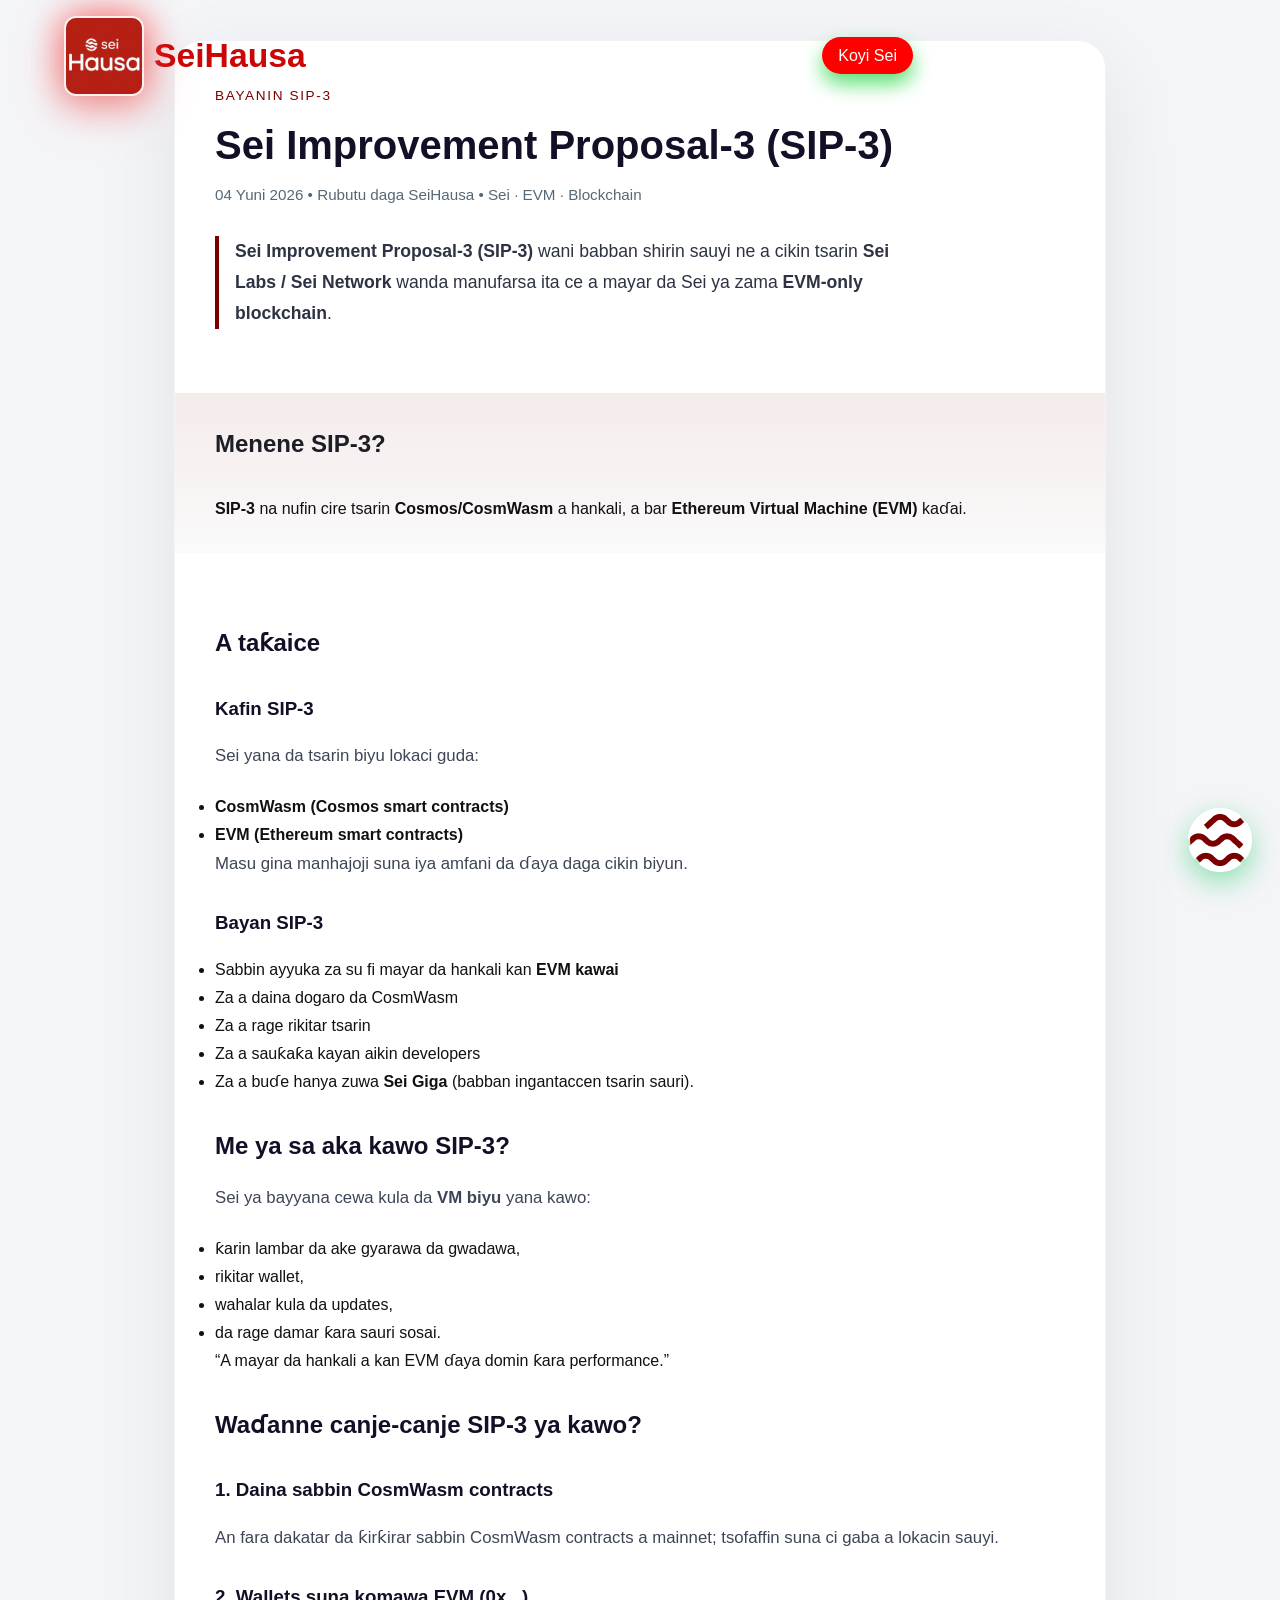
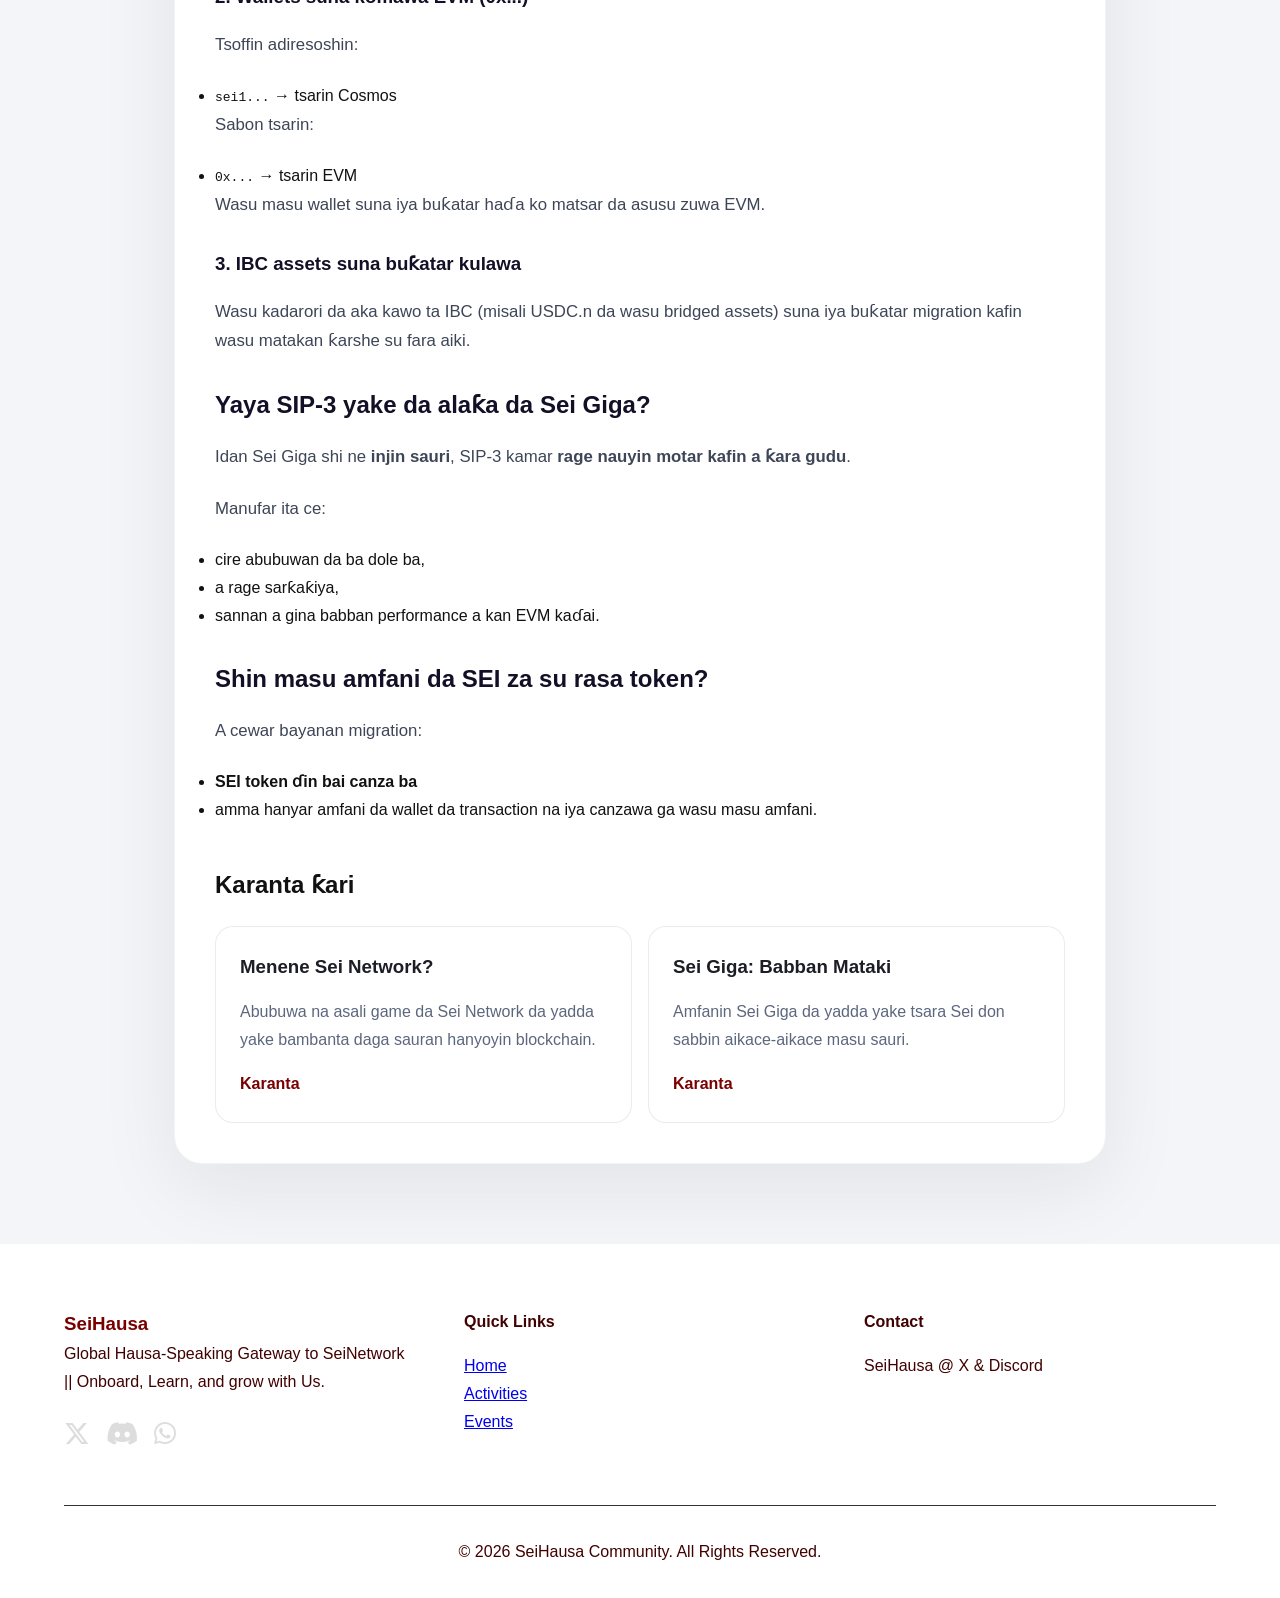
<file: Koyisei/SIP-3.html>
<!DOCTYPE html>
<html lang="ha">
<head>
    <meta charset="UTF-8">
    <meta name="viewport" content="width=device-width, initial-scale=1.0">
    <title>SIP-3 | Hausa</title>
    <link rel="icon" type="image/jpeg" href="../Pics/seihausalogo.jpg">
    <link rel="stylesheet" href="https://cdnjs.cloudflare.com/ajax/libs/font-awesome/6.6.0/css/all.min.css">
    <link rel="stylesheet" href="style1.css">
</head>
<body>
    <!-- Navbar -->
    <nav>
        <div class="logo">
            <a href="../index.html#home">
                <i class=""></i>
                <img src="../Pics/seihausalogo.jpg" alt="SeiHausa Logo">
            </a>
           <h3>SeiHausa</h3>
        </div>
        <ul class="nav-links" id="navLinks">
            <li><a href="../index.html#home">Home</a></li>
            <li><a href="../About.html">Game da Mu</a></li>
            <li><a href="../index.html#activities">Activities</a></li>
            <li><a href="../index.html#events">Events</a></li>
            <li><a class="nav-button" href="../Koyi Sei.html">Koyi Sei</a></li>
        </ul>
        <div class="mobile-menu" id="mobileMenu">
            <i class="fas fa-bars"></i>
        </div>
    </nav>

    <main class="blog-container">
        <article class="blog-post">
            <header class="post-header">
                <p class="post-category">Bayanin SIP-3</p>
                <h1>Sei Improvement Proposal-3 (SIP-3)</h1>
                <p class="post-meta">04 Yuni 2026 • Rubutu daga SeiHausa • Sei · EVM · Blockchain</p>
                <p class="post-excerpt"><strong>Sei Improvement Proposal-3 (SIP-3)</strong> wani babban shirin sauyi ne a cikin tsarin <strong>Sei Labs / Sei Network</strong> wanda manufarsa ita ce a mayar da Sei ya zama <strong>EVM-only blockchain</strong>.</p>
            </header>

            <section class="post-hero">
                <div class="hero-card">
                    <h2>Menene SIP-3?</h2>
                    <p><strong>SIP-3</strong> na nufin cire tsarin <strong>Cosmos/CosmWasm</strong> a hankali, a bar <strong>Ethereum Virtual Machine (EVM)</strong> kaɗai.</p>
                    
                </div>
            </section>

            <section class="post-content">
                <h2>A taƙaice</h2>
                <h3>Kafin SIP-3</h3>
                <ul>
                  <p> Sei yana da tsarin biyu lokaci guda:</p> 
                    <li><strong>CosmWasm (Cosmos smart contracts)</strong></li>
                    <li><strong>EVM (Ethereum smart contracts)</strong></li>
                </ul>
                <p>Masu gina manhajoji suna iya amfani da ɗaya daga cikin biyun.</p>

                <h3>Bayan SIP-3</h3>
                <ul>
                    <li>Sabbin ayyuka za su fi mayar da hankali kan <strong>EVM kawai</strong></li>
                    <li>Za a daina dogaro da CosmWasm</li>
                    <li>Za a rage rikitar tsarin</li>
                    <li>Za a sauƙaƙa kayan aikin developers</li>
                    <li>Za a buɗe hanya zuwa <strong>Sei Giga</strong> (babban ingantaccen tsarin sauri).</li>
                </ul>
                

                <h2>Me ya sa aka kawo SIP-3?</h2>
                <p>Sei ya bayyana cewa kula da <strong>VM biyu</strong> yana kawo:</p>
                <ul>
                    <li>ƙarin lambar da ake gyarawa da gwadawa,</li>
                    <li>rikitar wallet,</li>
                    <li>wahalar kula da updates,</li>
                    <li>da rage damar ƙara sauri sosai.</li>
                </ul>
                
                <blockquote>“A mayar da hankali a kan EVM ɗaya domin ƙara performance.”</blockquote>
                

                <h2>Waɗanne canje-canje SIP-3 ya kawo?</h2>
                <h3>1. Daina sabbin CosmWasm contracts</h3>
                <p>An fara dakatar da ƙirƙirar sabbin CosmWasm contracts a mainnet; tsofaffin suna ci gaba a lokacin sauyi.</p>
                

                <h3>2. Wallets suna komawa EVM (0x...)</h3>
                <p>Tsoffin adiresoshin:</p>
                <ul>
                    <li><code>sei1...</code> → tsarin Cosmos</li>
                </ul>
                <p>Sabon tsarin:</p>
                <ul>
                    <li><code>0x...</code> → tsarin EVM</li>
                </ul>
                <p>Wasu masu wallet suna iya buƙatar haɗa ko matsar da asusu zuwa EVM.</p>
                

                <h3>3. IBC assets suna buƙatar kulawa</h3>
                <p>Wasu kadarori da aka kawo ta IBC (misali USDC.n da wasu bridged assets) suna iya buƙatar migration kafin wasu matakan ƙarshe su fara aiki.</p>
                

                <h2>Yaya SIP-3 yake da alaƙa da Sei Giga?</h2>
                <p>Idan Sei Giga shi ne <strong>injin sauri</strong>, SIP-3 kamar <strong>rage nauyin motar kafin a ƙara gudu</strong>.</p>
                <p>Manufar ita ce:</p>
                <ul>
                    <li>cire abubuwan da ba dole ba,</li>
                    <li>a rage sarƙaƙiya,</li>
                    <li>sannan a gina babban performance a kan EVM kaɗai.</li>
                </ul>
                

                <h2>Shin masu amfani da SEI za su rasa token?</h2>
                <p>A cewar bayanan migration:</p>
                <ul>
                    <li><strong>SEI token ɗin bai canza ba</strong></li>
                    <li>amma hanyar amfani da wallet da transaction na iya canzawa ga wasu masu amfani.</li>
                </ul>
            </section>

            <section class="related-posts">
                <h2>Karanta ƙari</h2>
                <div class="related-grid">
                    <article class="related-card">
                        <h3>Menene Sei Network?</h3>
                        <p>Abubuwa na asali game da Sei Network da yadda yake bambanta daga sauran hanyoyin blockchain.</p>
                        <a href="../Basics.html">Karanta</a>
                    </article>
                    <article class="related-card">
                        <h3>Sei Giga: Babban Mataki</h3>
                        <p>Amfanin Sei Giga da yadda yake tsara Sei don sabbin aikace-aikace masu sauri.</p>
                        <a href="Sei_Giga.html">Karanta</a>
                    </article>
                </div>
            </section>
        </article>
    </main>

    <footer>
        <div class="footer-grid">
            <div>
                <h3 style="color:var(--primary);">SeiHausa</h3>
                <p>Global Hausa-Speaking Gateway to SeiNetwork || Onboard, Learn, and grow with Us.</p>
                <div class="social-links">
                    <a href="https://x.com/SeiHausa" target="_blank"><i class="fab fa-x-twitter"></i></a>
                    <a href="https://discord.gg/fZXe4jrRyM" target="_blank"><i class="fab fa-discord"></i></a>
                    <a href="https://chat.whatsapp.com/Dmmr5qLHJPmBP0pQVHxKOF" target="_blank"><i class="fab fa-whatsapp"></i></a>
                </div>
            </div>
            <div>
                <h4>Quick Links</h4>
                <p style="margin-top:1rem;">
                    <a href="../index.html">Home</a><br>
                    <a href="../index.html#activities">Activities</a><br>
                    <a href="../index.html#events">Events</a>
                </p>
            </div>
            <div>
                <h4>Contact</h4>
                <p style="margin-top:1rem;">
                    SeiHausa @ X & Discord<br>
                </p>
            </div>
        </div>
        <div class="footer-bottom">
            &copy; 2026 SeiHausa Community. All Rights Reserved.
        </div>
    </footer>

    <a href="../Koyi Sei.html" class="join-float" onclick="joinCommunity()" target="_blank">
        <i class=""></i>
        <img src="../Pics/sei-logo.webp" alt="SeiHausa Logo">
    </a>

    <script src="../script.js"></script>
</body>
</html>
</file>
<file: style.css>
:root {
    --primary: #7a0000;
    --secondary: #1e88e5;
    --dark: #ffffff;
    --light: #000000;
}

* {
    margin: 0;
    padding: 0;
    box-sizing: border-box;
}

body {
    font-family: 'Segoe UI', Tahoma, Geneva, Verdana, sans-serif, League Gothic, 'Anton';
    line-height: ;
    color: #1a9120;
    background-color: #000000;
}

/* Navbar */
nav {
    background: transparent;
    color: #ffffff;
    padding: 1rem 5%;
    position: fixed;
    width: 100%;
    top: 0;
    z-index: 1000;
    display: flex;
    justify-content: space-between;
    align-items: center;
    backdrop-filter: blur(0px);
    transition: background-color 300ms ease, color 300ms ease, box-shadow 300ms ease;
}

nav.scrolled {
    background: #ffffff;
    color: #111111;
    box-shadow: 0 6px 24px rgba(0,0,0,0.12);
}

nav.transparent {
    background: transparent;
    color: #ffffff;
}

nav.scrolled {
    background: #ffffff;
    color: #111111;
    box-shadow: 0 6px 24px rgba(0,0,0,0.12);
}

nav.transparent {
    background: transparent;
    color: #ffffff;
}

.logo {
    font-size: 1.8rem;
    font-weight: bold;
    color: #ca0707;
    display: flex;
    align-items: center;
    gap: 10px;
}

.logo img {
    max-height: 80px;
    width: auto;
    display: block;
    border-radius: 12px;
    box-shadow: 0 12px 30px rgba(216, 195, 195, 0.35);
    border: 2px solid rgba(255, 255, 255, 0.85);
    background: rgba(212, 11, 11, 0.08);
    filter: drop-shadow(0 0 18px rgba(255, 39, 39, 0.8));
}

.nav-links {
    display: flex;
    list-style: none;
    gap: 2rem;
     position: absolute;
     left: 50%;
     transform: translateX(-50%);
 }
 
 .nav-links a {
     color: inherit;
     text-decoration: none;
     font-weight: 500;
     padding: 0.25rem 0;
     transition: color 0.25s ease, transform 0.2s ease;
 }
 
 nav.scrolled .nav-links a {
     color: #111111;
 }
 
 nav.transparent .nav-links a {
     color: #ffffff;
 }
 
 .nav-links a:hover {
    color: var(--secondary);
      transition: background 0.25s ease, color 0.25s ease;
    cursor: pointer;
}

.nav-links a.nav-button {
    background: red;
    color: #ffffff;
    padding: 0.65rem 1rem;
    border-radius: 999px;
    box-shadow: 0 10px 20px rgb(91, 225, 115);
    margin-left: 5rem;
}

.nav-links a.nav-button:hover {
    background: #8f0000;
    color: #ffffff;
    transform: translateY(-2px);
    box-shadow: 0 14px 28px rgba(122, 0, 0, 0.32);
}

/* Hero */
.hero {
    height: 100vh;
    position: relative;
    overflow: hidden;
    display: flex;
    align-items: flex-end;
    justify-content: center;
    text-align: center;
    color: rgb(255, 255, 255);
   
    padding-bottom: 30px;
}

.hero-about {
    /* Layout & Sizing */
    height: 40vh;
    max-width: 1000px;
    width: 90%; /* Takes up 90% of the screen on mobile, leaving 5% on each side */
    box-sizing: border-box; /* Crucial: prevents padding from breaking the width */
    
    /* Positioning & Alignment */
    position: relative; /* Fixed: removed 'position: center' which is invalid CSS */
    overflow: hidden;
    display: flex;
    align-items: flex-end;
    justify-content: center;
    text-align: left;
    
    /* Spacing */
    margin-top: 60px; /* Reduced from 150px so it doesn't push content off-screen on mobile */
    margin-left: auto; /* Centers the box horizontally */
    margin-right: auto;
    padding: 20px;
    padding-bottom: 30px;
    
    /* Styling */
    color: rgb(163, 162, 162);
    border: 1px solid #625f5f;
    background: rgba(0, 0, 0, 0.5);
    box-shadow: 0 8px 25px rgba(255, 255, 255, 0.2);
}

/* --- RESPONSIVE BREAKPOINTS --- */

/* Tablets and standard laptops */
@media (min-width: 768px) {
    .hero-about {
        width: 85%;
        margin-top: 100px;
    }
}

/* Large Desktops (Only apply your original massive margins here) */
@media (min-width: 1600px) {
    .hero-about {
        width: auto; /* Allows max-width to take over */
        margin-top: 150px;
        margin-left: 300px;
        margin-right: 300px;
    }
}

/* Very small phones */
@media (max-width: 480px) {
    .hero-about {
        width: 95%;
        margin-top: 40px;
        min-height: 40vh; /* Prevents it from getting squished too small */
        height: auto;
        padding: 15px;
        padding-bottom: 20px;
    }
}

.hero-content {
   
    max-width: 800px;
    padding: 3rem;
    position: relative;
    z-index: 2;
    margin-top: auto;
}

.hero::before {
    content: "";
    position: absolute;
    inset: 0;
    /* so the video is visible, use a lighter overlay */
    background: linear-gradient(rgba(56, 0, 0, 0.35), rgba(0,0,0,0.35));
    z-index: 1;
}

#bg-video {
    position: absolute;
    top: 0;
    left: 0;
    width: 100%;
    height: 100%;
    object-fit: cover;
    min-width: 100%;
    min-height: 100%;
    z-index: 0;
    pointer-events: none;

    /* improve rendering on some browsers/devices */
    backface-visibility: hidden;
    transform: translateZ(0);
    will-change: transform;
    /* slight contrast/brightness tweak (adjust as needed) */
    filter: brightness(0.95) contrast(1.05);
}

.hero h1 {
    font-size: 3.5rem;
    margin-bottom: 1rem;
    color: var(--primary);
}

.hero p {
    font-size: 1.3rem;
    margin-bottom: 2rem;
}

.btn {
    padding: 14px 32px;
    font-size: 1.1rem;
    border: none;
    border-radius: 50px;
    cursor: pointer;
    transition: all 0.3s;
    display: inline-block;
    text-decoration: none;
}

.btn-primary {
    background: var(--primary);
    color: white;
}

.btn-primary:hover {
    transform: translateY(-5px);
    box-shadow: 0 10px 20px rgba(253, 253, 253, 0.4);
}

/* Sections */
section {
    padding: 80px 5%;
}

.section-title {
    line-height: none;
    text-align: center;
    font-family: 'Anton', sans-serif;
    font-size: 2.5rem;
    margin-bottom: 1rem;
    color: var(--dark);
}

.about {
     font-family: 'Anton', sans-serif;
     text-align: center;
     color: rgb(243, 240, 240);  
}


.about-grid {
     text-align: center;
     color: rgb(243, 240, 240);  
}
/* About display: grid;
    grid-template-columns: repeat(auto-fit, minmax(300px, 1fr));
    gap: 3rem;
    align-items: center; */

.about-img {
    width: 100%;
    border-radius: 16px;
    box-shadow: 0 10px 30px rgba(0,0,0,0.15);
}

.community-stats {
    display: grid;
    grid-template-columns: repeat(auto-fit, minmax(200px, 1fr));
    gap: 2rem;
    margin-top: 3rem;
}

.stat-card {
    background: #000000;
    padding: 2rem;
    border-radius: 15px;
    text-align: left;
    box-shadow: 0 5px 15px rgba(255, 255, 255, 0.2);
    border: 1px solid #7b7b7b;
    color: rgb(163, 162, 162);
}


.stat-number {
    font-size: 2.8rem;
    font-weight: bold;
    justify-content: left;
    text-align: left;
    color: rgb(163, 162, 162);
    border: 1px solid #000000;
}

.stat-number-content {
    justify-content: left;
    text-align: left;
    color: var(--primary);
    font-style: italic; font-weight: bold;
    border: 1px solid #000000;
}
/* Cards */
.activities-grid {
    display: grid;
    grid-template-columns: repeat(auto-fit, minmax(320px, 3fr));
    gap: 2rem;
}

/* Remove underline for clickable card links */
.activities-grid a {
    text-decoration: none;
    color: inherit;
    display: block;
}

.activities-grid a:hover {
    text-decoration: none;
}

.card {
    background: rgb(0, 0, 0);
    border-radius: 15px;
    overflow: hidden;
    box-shadow: 0 8px 25px rgba(255, 255, 255, 0.1);
    transition: transform 0.4s;
}

.card:hover {
    transform: translateY(-15px);
}

.card img {
    width: 100%;
    height: 220px;
    object-fit: cover;
}

.card-content {
    padding: 1.5rem;
    text-align: left;
    color: rgb(182, 181, 181)

}

.card h3 {
    margin-bottom: 0.8rem;
    color: rgb(246, 243, 243);

}

.read-more-btn {
    display: inline-block;
    margin-top: 1rem;
    padding: 0.75rem 1.25rem;
    border-radius: 9px;
    background:#bd0d0d;
    color: #ffffff;
    text-decoration:double;
    font-size: 0.95rem;
    transition: transform 0.2s ease, background 0.2s ease;
}

.read-more-btn:hover {
    background: #0f6dd9;
    transform: translateY(-2px);
}


/* Events */
.events {
    background: rgb(255, 255, 255);
    color: white;
}

.event-card {
    background: rgba(255,255,255,0.1);
    backdrop-filter: blur(10px);
    border: 1px solid rgba(255,255,255,0.3);
}

/* Footer */
footer {
    background: var(--dark);
    color: #410101;
    padding: 2rem 5% 1rem;
}

.footer-grid {
    display: grid;
    grid-template-columns: repeat(auto-fit, minmax(250px, 1fr));
    gap: 3rem;
    margin-bottom: 1em;
}

.social-links {
    display: flex;
    text-decoration: none;
    gap: 1rem;
    margin-top: 1rem;
}

.social-links a {
    color: #0f0b0b;
    font-size: 1.6rem;
    transition: color 0.3s;
}

.social-links a:hover {
    color: var(--primary);
}

.footer-bottom {
    text-align: center;
    border-top: 1px solid #333;
    padding-top: 1rem;
}

/* Floating Button */
.join-float {
    position: fixed;
    bottom: 30px;
    right: 30px;
    background: var(--primary);
    color: white;
    width: 60px;
    height: 60px;
    border-radius: 50%;
    display: flex;
    align-items: center;
    justify-content: center;
    font-size: 1.8rem;
    box-shadow: 0 10px 30px rgba(0, 200, 83, 0.5);
    z-index: 999;
    animation: pulse 2s infinite;
    cursor: pointer;
}

.mobile-menu {
    display: none;
    font-size: 1.5rem;
    cursor: pointer;
    transition: color 0.3s ease;
    z-index: 1001;
}

@keyframes pulse {
    0% { transform: scale(1); }
    70% { transform: scale(1.1); }
    100% { transform: scale(1); }
}

/* Mobile Responsive */
@media (max-width: 768px) {
    /* Navbar: stack and full-width menu */
    .nav-links {
        display: none;
        flex-direction: column;
        position: absolute;
        top: 70px;
        left: 0;
        transform: none;
        width: 100%;
        background: rgba(18, 18, 18, 0.95);
        backdrop-filter: blur(10px);
        padding: 1.25rem 1rem;
        gap: 0.75rem;
        box-shadow: 0 8px 20px rgba(0,0,0,0.6);
        max-height: 0;
        overflow: hidden;
        transition: max-height 0.3s ease;
    }

    .nav-links.active {
        display: flex;
        max-height: 400px;
        opacity: 1;
    }

    .nav-links a {
        padding: 0.75rem 0;
        transition: all 0.3s ease;
    }

    .nav-links a:hover {
        padding-left: 10px;
    }

    .nav-links a.nav-button {
        margin-left: 0;
        width: auto;
        max-width: 200px;
        align-self: center;
        text-align: center;
        padding: 0.65rem 0.85rem;
        font-size: 0.95rem;
    }

    .mobile-menu {
        display: block;
        font-size: 1.8rem;
        color: inherit;
        cursor: pointer;
        transition: transform 0.3s ease, color 0.3s ease;
        user-select: none;
        pointer-events: auto;
        background: transparent;
        border: none;
        padding: 0;
    }

    .mobile-menu:hover {
        transform: scale(1.1);
    }

    .mobile-menu.active {
        transform: rotate(90deg);
    }

    /* Logo adjustments */
    .logo img { max-height: 48px; }
    .logo { font-size: 1.1rem; gap: 8px; }

    /* Hero: scale content and hide heavy video on small screens */
    .hero {
        height: auto;
        padding: 5.5rem 1.25rem 2.5rem;
        align-items: center;
    }

    #bg-video {
        display: none;
    }

    .hero-content {
        max-width: 100%;
        padding: 1.25rem;
        margin-top: 0;
    }

    .hero h1 { font-size: 2rem; }
    .hero p { font-size: 1rem; }

    /* Cards and grids: stack for narrow screens */
    .activities-grid { grid-template-columns: 1fr; }
    .footer-grid { grid-template-columns: 1fr; }

    /* Floating button smaller */
    .join-float { width: 48px; height: 48px; bottom: 16px; right: 16px; }
}
</file>
<file: Koyisei/style1.css>
:root {
    --primary: #7a0000;
    --secondary: #1e88e5;
    --dark: #ffffff;
    --light: #000000;
}

* {
    margin: 0;
    padding: 0;
    box-sizing: border-box;
}

body {
    font-family: 'Segoe UI', Tahoma, Geneva, Verdana, sans-serif;
    line-height: 1.75;
    color: #111111;
    background-color: #f4f5f8;
}

.blog-container {
    max-width: 980px;
    margin: 0 auto;
    padding: 40px 24px 80px;
}

.blog-post {
    background: #ffffff;
    border-radius: 28px;
    box-shadow: 0 24px 80px rgba(15, 23, 42, 0.08);
    overflow: hidden;
    border: 1px solid rgba(15, 23, 42, 0.05);
}

.post-header {
    padding: 40px 40px 32px;
}

.post-category {
    display: inline-flex;
    align-items: center;
    gap: 0.5rem;
    font-size: 0.85rem;
    letter-spacing: 0.12em;
    text-transform: uppercase;
    color: #7a0000;
    margin-bottom: 1rem;
}

.post-header h1 {
    font-size: clamp(2.5rem, 2.2vw, 3.4rem);
    margin-bottom: 1rem;
    line-height: 1.05;
    color: #130f26;
}

.post-meta {
    color: #556877;
    font-size: 0.95rem;
    margin-bottom: 1.75rem;
}

.post-excerpt {
    font-size: 1.1rem;
    color: #2d3342;
    max-width: 720px;
    margin-bottom: 2rem;
    border-left: 4px solid #7a0000;
    padding-left: 1rem;
}

.post-hero {
    background: linear-gradient(180deg, rgba(122,0,0,0.08), rgba(250,250,250,0.95));
    padding: 30px 40px;
}

.hero-card {
    display: grid;
    gap: 1.25rem;
}

.hero-card h2 {
    margin-bottom: 0.65rem;
    color: #1c1d25;
}

.hero-card ul {
    list-style: disc;
    padding-left: 1.4rem;
    color: #374151;
}

.hero-card li {
    margin-bottom: 0.85rem;
}

.post-content {
    padding: 40px;
}

.post-content h2,
.post-content h3 {
    color: #130f26;
    margin-top: 1.8rem;
    margin-bottom: 1rem;
}

.post-content p {
    color: #3d4557;
    margin-bottom: 1.4rem;
    font-size: 1.05rem;
}

.post-content a {
    color: #7a0000;
    font-weight: 600;
    text-decoration: none;
}

.post-content a:hover {
    text-decoration: underline;
}

.feature-grid {
    display: grid;
    grid-template-columns: repeat(auto-fit, minmax(220px, 1fr));
    gap: 1rem;
    margin-top: 1rem;
}

.feature-card {
    background: #f8f7f6;
    border-radius: 18px;
    padding: 1.5rem;
    border: 1px solid rgba(15, 23, 42, 0.07);
}

.feature-card h3 {
    margin-bottom: 0.75rem;
    color: #1f2330;
}

.feature-card p {
    margin: 0;
    color: #4b5563;
}

.related-posts {
    padding: 0 40px 40px;
}

.related-posts h2 {
    margin-bottom: 1.25rem;
}

.related-grid {
    display: grid;
    grid-template-columns: repeat(auto-fit, minmax(220px, 1fr));
    gap: 1rem;
}

.related-card {
    background: #ffffff;
    border-radius: 18px;
    padding: 1.5rem;
    border: 1px solid rgba(15, 23, 42, 0.08);
}

.related-card h3 {
    margin-bottom: 0.85rem;
    color: #1c1d25;
}

.related-card p {
    color: #5c677d;
    margin-bottom: 1rem;
}

.related-card a {
    display: inline-flex;
    align-items: center;
    gap: 0.4rem;
    color: #7a0000;
    font-weight: 600;
    text-decoration: none;
}

.related-card a:hover {
    text-decoration: underline;
}

/* Navbar */
nav {
    background: transparent;
    color: #ffffff;
    padding: 1rem 5%;
    position: fixed;
    width: 100%;
    top: 0;
    z-index: 1000;
    display: flex;
    justify-content: space-between;
    align-items: center;
    box-sizing: border-box;
    backdrop-filter: blur(0px);
    transition: background-color 300ms ease, color 300ms ease, box-shadow 300ms ease;
}

nav.scrolled {
    background: #ffffff;
    color: #111111;
    box-shadow: 0 6px 24px rgba(0,0,0,0.12);
}

nav.transparent {
    background: transparent;
    color: #ffffff;
}

.logo {
    font-size: 1.8rem;
    font-weight: bold;
    color: #ca0707;
    display: flex;
    align-items: center;
    gap: 10px;
    flex-shrink: 0;
}

.logo img {
    max-height: 80px;
    width: auto;
    display: block;
    border-radius: 12px;
    box-shadow: 0 12px 30px rgba(216, 195, 195, 0.35);
    border: 2px solid rgba(255, 255, 255, 0.85);
    background: rgba(212, 11, 11, 0.08);
    filter: drop-shadow(0 0 18px rgba(255, 39, 39, 0.8));
}

.nav-links {
    display: flex;
    list-style: none;
    gap: 2rem;
    position: absolute;
    left: 50%;
    transform: translateX(-50%);
    align-items: center;
}

.nav-links a {
    color: inherit;
    text-decoration: none;
    font-weight: 500;
    padding: 0.25rem 0;
    transition: color 0.25s ease, transform 0.2s ease;
}

nav.scrolled .nav-links a {
    color: #111111;
}

nav.transparent .nav-links a {
    color: #ffffff;
}

.nav-links a:hover {
    color: var(--secondary);
    transition: background 0.25s ease, color 0.25s ease;
    cursor: pointer;
}

.nav-links a.nav-button {
    background: red;
    color: #ffffff;
    padding: 0.65rem 1rem;
    border-radius: 999px;
    box-shadow: 0 10px 20px rgb(91, 225, 115);
    margin-left: 5rem;
}

.nav-links a.nav-button:hover {
    background: #8f0000;
    color: #ffffff;
    transform: translateY(-2px);
    box-shadow: 0 14px 28px rgba(122, 0, 0, 0.32);
}

/* Hero */
.hero {
    height: 100vh;
    position: relative;
    overflow: hidden;
    display: flex;
    align-items: flex-end;
    justify-content: center;
    text-align: center;
    color: rgb(255, 255, 255);
   
    padding-bottom: 30px;
}

.hero-about {
    /* Layout & Sizing */
    height: 40vh;
    max-width: 1000px;
    width: 90%; /* Takes up 90% of the screen on mobile, leaving 5% on each side */
    box-sizing: border-box; /* Crucial: prevents padding from breaking the width */
    
    /* Positioning & Alignment */
    position: relative; /* Fixed: removed 'position: center' which is invalid CSS */
    overflow: hidden;
    display: flex;
    align-items: flex-end;
    justify-content: center;
    text-align: left;
    
    /* Spacing */
    margin-top: 60px; /* Reduced from 150px so it doesn't push content off-screen on mobile */
    margin-left: auto; /* Centers the box horizontally */
    margin-right: auto;
    padding: 20px;
    padding-bottom: 30px;
    
    /* Styling */
    color: rgb(163, 162, 162);
    border: 1px solid #625f5f;
    background: rgba(0, 0, 0, 0.5);
    box-shadow: 0 8px 25px rgba(255, 255, 255, 0.2);
}

/* --- RESPONSIVE BREAKPOINTS --- */

/* Tablets and standard laptops */
@media (min-width: 768px) {
    .hero-about {
        width: 85%;
        margin-top: 100px;
    }
}

/* Large Desktops (Only apply your original massive margins here) */
@media (min-width: 1600px) {
    .hero-about {
        width: auto; /* Allows max-width to take over */
        margin-top: 150px;
        margin-left: 300px;
        margin-right: 300px;
    }
}

/* Very small phones */
@media (max-width: 480px) {
    .hero-about {
        width: 95%;
        margin-top: 40px;
        min-height: 40vh; /* Prevents it from getting squished too small */
        height: auto;
        padding: 15px;
        padding-bottom: 20px;
    }
}

.hero-content {
   
    max-width: 800px;
    padding: 3rem;
    position: relative;
    z-index: 2;
}

.hero::before {
    content: "";
    position: absolute;
    inset: 0;
    background: linear-gradient(rgba(56, 0, 0, 0.7), rgba(0,0,0,0.7));
    z-index: 1;
}

#bg-video {
    position: absolute;
    top: 0;
    left: 0;
    width: 100%;
    height: 100%;
    object-fit: cover;
    min-width: 100%;
    min-height: 100%;
    z-index: 0;
    pointer-events: none;
}

.hero h1 {
    font-size: 3.5rem;
    margin-bottom: 1rem;
    color: var(--primary);
}

.hero p {
    font-size: 1.3rem;
    margin-bottom: 2rem;
}

.btn {
    padding: 14px 32px;
    font-size: 1.1rem;
    border: none;
    border-radius: 50px;
    cursor: pointer;
    transition: all 0.3s;
    display: inline-block;
    text-decoration: none;
}

.btn-primary {
    background: var(--primary);
    color: white;
}

.btn-primary:hover {
    transform: translateY(-5px);
    box-shadow: 0 10px 20px rgba(253, 253, 253, 0.4);
}

/* Sections */
section {
    padding: 80px 5%;
}

.section-title {
    line-height: none;
    text-align: center;
    font-family: 'Anton', sans-serif;
    font-size: 2.5rem;
    margin-bottom: 1rem;
    color: var(--dark);
}

.about {
     font-family: 'Anton', sans-serif;
     text-align: center;
     color: rgb(243, 240, 240);  
}


.about-grid {
     text-align: center;
     color: rgb(243, 240, 240);  
}
/* About display: grid;
    grid-template-columns: repeat(auto-fit, minmax(300px, 1fr));
    gap: 3rem;
    align-items: center; */

.about-img {
    width: 100%;
    border-radius: 16px;
    box-shadow: 0 10px 30px rgba(0,0,0,0.15);
}

.community-stats {
    display: grid;
    grid-template-columns: repeat(auto-fit, minmax(200px, 1fr));
    gap: 2rem;
    margin-top: 3rem;
}

.stat-card {
    background: #000000;
    padding: 2rem;
    border-radius: 15px;
    text-align: left;
    box-shadow: 0 5px 15px rgba(255, 255, 255, 0.2);
    border: 1px solid #7b7b7b;
    color: rgb(163, 162, 162);
}


.stat-number {
    font-size: 2.8rem;
    font-weight: bold;
    justify-content: left;
    text-align: left;
    color: rgb(163, 162, 162);
    border: 1px solid #000000;
}

.stat-number-content {
    justify-content: left;
    text-align: left;
    color: var(--primary);
    font-style: italic; font-weight: bold;
    border: 1px solid #000000;
}
/* Cards */
.activities-grid {
    display: grid;
    grid-template-columns: repeat(auto-fit, minmax(320px, 3fr));
    gap: 2rem;
}

/* Remove underline for clickable card links */
.activities-grid a {
    text-decoration: none;
    color: inherit;
    display: block;
}

.activities-grid a:hover {
    text-decoration: none;
}

.card {
    background: rgb(0, 0, 0);
    border-radius: 15px;
    overflow: hidden;
    box-shadow: 0 8px 25px rgba(255, 255, 255, 0.1);
    transition: transform 0.4s;
}

.card:hover {
    transform: translateY(-15px);
}

.card img {
    width: 100%;
    height: 220px;
    object-fit: cover;
}

.card-content {
    padding: 1.5rem;
    text-align: left;
    color: rgb(255, 255, 255);

}

.card h3 {
    margin-bottom: 0.8rem;
    color: gray;

}

.read-more-btn {
    display: inline-block;
    margin-top: 1rem;
    padding: 0.75rem 1.25rem;
    border-radius: 9px;
    background:#bd0d0d;
    color: #ffffff;
    text-decoration:double;
    font-size: 0.95rem;
    transition: transform 0.2s ease, background 0.2s ease;
}

.read-more-btn:hover {
    background: #0f6dd9;
    transform: translateY(-2px);
}


/* Members */
.members-grid {
    display: grid;
    grid-template-columns: repeat(auto-fit, minmax(180px, 1fr));
    gap: 2rem;
}

.member {
    text-align: center;
}

.member img {
    width: 140px;
    height: 140px;
    border-radius: 50%;
    object-fit: cover;
    border: 5px solid var(--primary);
    margin-bottom: 1rem;
}

/* Events */
.events {
    background: linear-gradient(135deg, #e0e9e4, #f30000);
    color: white;
}

.event-card {
    background: rgba(255,255,255,0.1);
    backdrop-filter: blur(10px);
    border: 1px solid rgba(255,255,255,0.3);
}

/* Glossary Styles */
dl {
    margin-bottom: 2rem;
}

dt {
    font-weight: 700;
    color: var(--primary);
    margin-top: 1.25rem;
    margin-bottom: 0.5rem;
    font-size: 1.05rem;
}

dt:first-child {
    margin-top: 0;
}

dd {
    margin-left: 1.5rem;
    margin-bottom: 0.75rem;
    color: #555555;
    line-height: 1.6;
}

/* Footer */
footer {
    background: var(--dark);
    color: #410101;
    padding: 4rem 5% 2rem;
}

.footer-grid {
    display: grid;
    grid-template-columns: repeat(auto-fit, minmax(250px, 1fr));
    gap: 3rem;
    margin-bottom: 3rem;
}

.social-links {
    display: flex;
    gap: 1rem;
    margin-top: 1rem;
}

.social-links a {
    color: #ddd;
    font-size: 1.6rem;
    transition: color 0.3s;
}

.social-links a:hover {
    color: var(--primary);
}

.footer-bottom {
    text-align: center;
    border-top: 1px solid #333;
    padding-top: 2rem;
}

/* Floating Button */
.join-float {
    position: fixed;
    bottom: 30px;
    right: 30px;
    background: var(--primary);
    color: white;
    width: 60px;
    height: 60px;
    border-radius: 50%;
    display: flex;
    align-items: center;
    justify-content: center;
    font-size: 1.8rem;
    box-shadow: 0 10px 30px rgba(0, 200, 83, 0.5);
    z-index: 999;
    animation: pulse 2s infinite;
    cursor: pointer;
}

@keyframes pulse {
    0% { transform: scale(1); }
    70% { transform: scale(1.1); }
    100% { transform: scale(1); }
}

.mobile-menu {
    display: none;
}

/* Mobile Responsive */
@media (max-width: 768px) {
    nav {
        padding: 0.85rem 1rem;
    }

    .logo {
        gap: 0.6rem;
    }

    .logo img {
        max-height: 52px;
    }

    .logo h3 {
        font-size: 1.1rem;
    }

    .nav-links {
        display: none;
        flex-direction: column;
        position: absolute;
        top: calc(100% + 0.6rem);
        left: 1rem;
        right: 1rem;
        width: auto;
        transform: none;
        background: rgba(255, 255, 255, 0.98);
        color: #111111;
        padding: 1rem;
        gap: 0.5rem;
        border-radius: 16px;
        box-shadow: 0 16px 40px rgba(0, 0, 0, 0.18);
        z-index: 1200;
    }

    .nav-links.active {
        display: flex;
    }

    .nav-links li {
        width: 100%;
    }

    .nav-links a {
        display: block;
        padding: 0.7rem 0.4rem;
        font-size: 1rem;
    }

    .nav-links a.nav-button {
        margin-left: 0;
        text-align: center;
    }

    .mobile-menu {
        display: flex;
        align-items: center;
        justify-content: center;
        width: 44px;
        height: 44px;
        border-radius: 50%;
        background: rgba(0, 0, 0, 0.72);
        color: #ffffff;
        border: 1px solid rgba(255, 255, 255, 0.18);
        cursor: pointer;
        transition: background-color 0.25s ease, transform 0.25s ease, box-shadow 0.25s ease;
        box-shadow: 0 8px 20px rgba(0, 0, 0, 0.18);
    }

    .mobile-menu.active {
        background: #ca0707;
        color: #ffffff;
        transform: rotate(90deg);
    }

    .hero h1 {
        font-size: 2.8rem;
    }

    .read-more-btn {
        display: inline-block;
        padding: 10px 20px;
        background-color: #007BFF;
        color: white;
        text-decoration: none;
        border-radius: 5px;
        font-size: 14px;
        transition: background-color 0.3s ease;
    }

    .read-more-btn:hover {
        background-color: #0056b3;
    }
}
</file>
